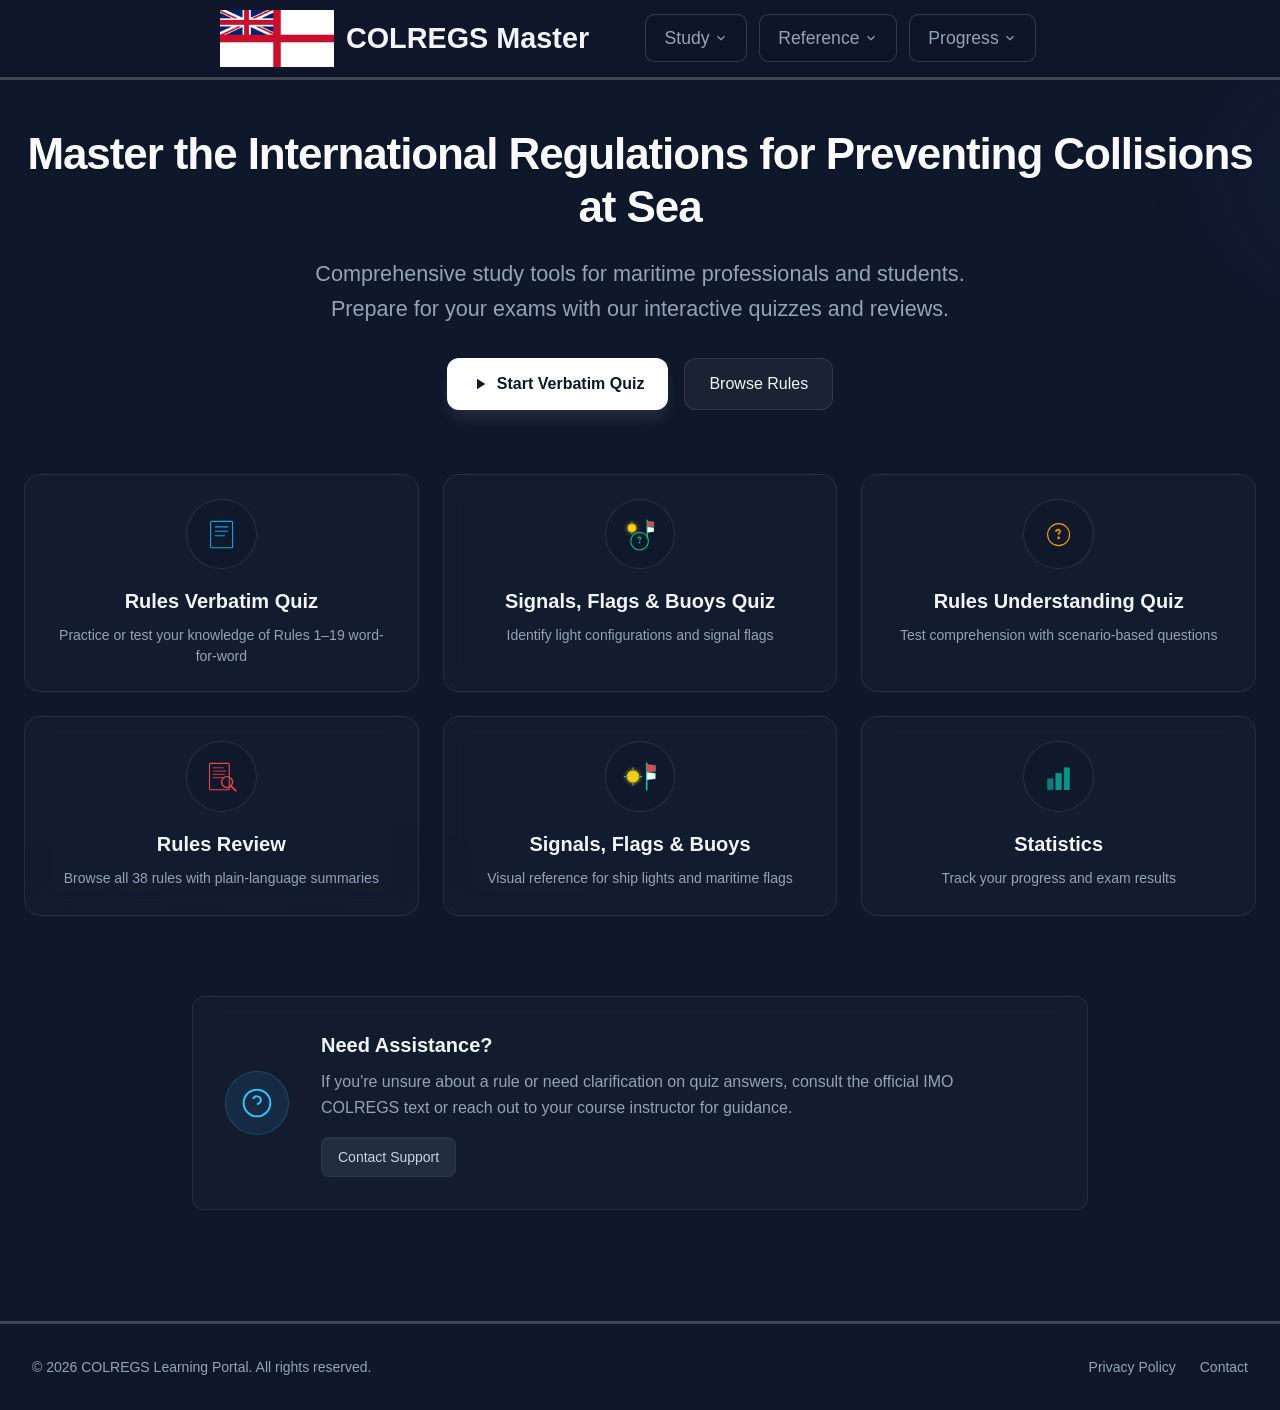
<file: index.html>
<!DOCTYPE html>
<html lang="en">
<head>
    <meta charset="UTF-8">
    <meta http-equiv="Content-Security-Policy" content="default-src 'self'; script-src 'self'; style-src 'self'; img-src 'self' data:; object-src 'none'; base-uri 'self'; form-action 'self'; frame-ancestors 'self'">
    <meta name="viewport" content="width=device-width, initial-scale=1.0">
    <meta name="description" content="Master the International Regulations for Preventing Collisions at Sea (COLREGS). Interactive quizzes, rules review, and reference for maritime professionals and students.">
    <title>COLREGS Learning Portal - International Regulations for Preventing Collisions at Sea</title>
    <link rel="stylesheet" href="styles/main.css">
    <link rel="stylesheet" href="styles/home.css">
</head>
<body>
    <header class="site-header">
        <div class="logo">
            <img src="reference/Photos/logo/logo.png" alt="Naval Ensign of the United Kingdom" class="logo-flag" width="57" height="57">
            <a href="index.html" class="logo-text">COLREGS Master</a>
        </div>
        <div class="header-container">
            <div class="nav-box">
                <nav class="main-nav" role="navigation" aria-label="Main navigation">
                    <ul>
                        <li class="nav-dropdown">
                            <button type="button" class="nav-dropdown-trigger" aria-expanded="false" aria-haspopup="true" aria-controls="dropdown-study" id="trigger-study">
                                <span>Study</span>
                                <svg class="nav-chevron" width="14" height="14" viewBox="0 0 24 24" fill="none" stroke="currentColor" stroke-width="2">
                                    <polyline points="6 9 12 15 18 9"/>
                                </svg>
                            </button>
                            <div class="nav-dropdown-menu" id="dropdown-study" role="menu" aria-labelledby="trigger-study">
                                <a href="verbatim-quiz.html" role="menuitem">Rules Verbatim Quiz</a>
                                <a href="lights-flags-quiz.html" role="menuitem">Signals, Flags & Buoys Quiz</a>
                                <a href="understanding-quiz.html" role="menuitem">Rules Understanding Quiz</a>
                            </div>
                        </li>
                        <li class="nav-dropdown">
                            <button type="button" class="nav-dropdown-trigger" aria-expanded="false" aria-haspopup="true" aria-controls="dropdown-reference" id="trigger-reference">
                                <span>Reference</span>
                                <svg class="nav-chevron" width="14" height="14" viewBox="0 0 24 24" fill="none" stroke="currentColor" stroke-width="2">
                                    <polyline points="6 9 12 15 18 9"/>
                                </svg>
                            </button>
                            <div class="nav-dropdown-menu" id="dropdown-reference" role="menu" aria-labelledby="trigger-reference">
                                <a href="rules-review.html" role="menuitem">Rules Review</a>
                                <a href="lights-signals.html" role="menuitem">Signals, Flags & Buoys</a>
                            </div>
                        </li>
                        <li class="nav-dropdown">
                            <button type="button" class="nav-dropdown-trigger" aria-expanded="false" aria-haspopup="true" aria-controls="dropdown-progress" id="trigger-progress">
                                <span>Progress</span>
                                <svg class="nav-chevron" width="14" height="14" viewBox="0 0 24 24" fill="none" stroke="currentColor" stroke-width="2">
                                    <polyline points="6 9 12 15 18 9"/>
                                </svg>
                            </button>
                            <div class="nav-dropdown-menu" id="dropdown-progress" role="menu" aria-labelledby="trigger-progress">
                                <a href="statistics.html" role="menuitem">Statistics</a>
                            </div>
                        </li>
                    </ul>
                </nav>
            </div>
        </div>
    </header>

    <main class="home-content">
        <div class="hero-section">
            <h1>Master the International Regulations for Preventing Collisions at Sea</h1>
            <p class="hero-subtitle">Comprehensive study tools for maritime professionals and students. Prepare for your exams with our interactive quizzes and reviews.</p>
            <div class="hero-actions">
                <a href="verbatim-quiz.html" class="hero-btn-primary">
                    <svg width="18" height="18" viewBox="0 0 24 24" fill="currentColor" aria-hidden="true">
                        <path d="M8 5v14l11-7z"/>
                    </svg>
                    Start Verbatim Quiz
                </a>
                <a href="rules-review.html" class="hero-btn-secondary">Browse Rules</a>
            </div>
        </div>

        <div class="cards-grid">
            <article class="feature-card" role="article">
                <a href="verbatim-quiz.html" class="card-link">
                    <div class="card-icon">
                        <svg width="64" height="64" viewBox="0 0 64 64" fill="none" xmlns="http://www.w3.org/2000/svg">
                            <rect x="12" y="8" width="40" height="48" rx="2" stroke="currentColor" stroke-width="2" fill="none"/>
                            <line x1="20" y1="18" x2="44" y2="18" stroke="currentColor" stroke-width="2"/>
                            <line x1="20" y1="26" x2="44" y2="26" stroke="currentColor" stroke-width="2"/>
                            <line x1="20" y1="34" x2="38" y2="34" stroke="currentColor" stroke-width="2"/>
                        </svg>
                    </div>
                    <h2>Rules Verbatim Quiz</h2>
                    <p class="card-subtitle">Practice or test your knowledge of Rules 1–19 word-for-word</p>
                </a>
            </article>

            <article class="feature-card" role="article">
                <a href="lights-flags-quiz.html" class="card-link">
                    <div class="card-icon">
                        <svg width="64" height="64" viewBox="0 0 64 64" fill="none" xmlns="http://www.w3.org/2000/svg">
                            <circle cx="18" cy="20" r="7" fill="currentColor" stroke="currentColor" stroke-width="1.5" class="light-glow"/>
                            <line x1="18" y1="13" x2="18" y2="9" stroke="currentColor" stroke-width="1.5" stroke-linecap="round"/>
                            <line x1="18" y1="27" x2="18" y2="31" stroke="currentColor" stroke-width="1.5" stroke-linecap="round"/>
                            <line x1="46" y1="6" x2="46" y2="38" stroke="currentColor" stroke-width="2.5" stroke-linecap="round"/>
                            <path d="M46 8 L58 9 L58 17 L46 18 Z" fill="#ef4444"/>
                            <path d="M46 18 L58 19 L58 27 L46 28 Z" fill="#ffffff" stroke="currentColor" stroke-width="0.5"/>
                            <circle cx="32" cy="44" r="16" stroke="currentColor" stroke-width="2" fill="none"/>
                            <path d="M32 36C29.5 36 28 37 28 38.5H30.5C30.5 38 31 37 32 37C33 37 33.5 37.5 33.5 38.5C33.5 40 31.5 40 31.5 42.5H33C33 40.5 35 40.5 35 38.5C35 37 33.5 36 32 36Z" fill="currentColor"/>
                            <circle cx="32" cy="46.5" r="1.2" fill="currentColor"/>
                        </svg>
                    </div>
                    <h2>Signals, Flags & Buoys Quiz</h2>
                    <p class="card-subtitle">Identify light configurations and signal flags</p>
                </a>
            </article>

            <article class="feature-card" role="article">
                <a href="understanding-quiz.html" class="card-link">
                    <div class="card-icon">
                        <svg width="64" height="64" viewBox="0 0 64 64" fill="none" xmlns="http://www.w3.org/2000/svg">
                            <circle cx="32" cy="32" r="20" stroke="currentColor" stroke-width="2" fill="none"/>
                            <path d="M32 22C28 22 26 24 26 26H30C30 25 30.5 24 32 24C33.5 24 34 24.8 34 26C34 28 31 28 31 32H33C33 29 36 29 36 26C36 24 34 22 32 22Z" fill="currentColor"/>
                            <circle cx="32" cy="38" r="2" fill="currentColor"/>
                        </svg>
                    </div>
                    <h2>Rules Understanding Quiz</h2>
                    <p class="card-subtitle">Test comprehension with scenario-based questions</p>
                </a>
            </article>

            <article class="feature-card" role="article">
                <a href="rules-review.html" class="card-link">
                    <div class="card-icon">
                        <svg width="64" height="64" viewBox="0 0 64 64" fill="none" xmlns="http://www.w3.org/2000/svg">
                            <rect x="10" y="8" width="36" height="48" rx="2" stroke="currentColor" stroke-width="2" fill="none"/>
                            <line x1="16" y1="16" x2="36" y2="16" stroke="currentColor" stroke-width="1.5"/>
                            <line x1="16" y1="22" x2="40" y2="22" stroke="currentColor" stroke-width="1.5"/>
                            <line x1="16" y1="28" x2="38" y2="28" stroke="currentColor" stroke-width="1.5"/>
                            <line x1="16" y1="34" x2="34" y2="34" stroke="currentColor" stroke-width="1.5"/>
                            <circle cx="42" cy="42" r="10" stroke="currentColor" stroke-width="2.5" fill="none"/>
                            <line x1="49" y1="49" x2="58" y2="58" stroke="currentColor" stroke-width="3" stroke-linecap="round"/>
                        </svg>
                    </div>
                    <h2>Rules Review</h2>
                    <p class="card-subtitle">Browse all 38 rules with plain-language summaries</p>
                </a>
            </article>

            <article class="feature-card" role="article">
                <a href="lights-signals.html" class="card-link">
                    <div class="card-icon">
                        <svg width="64" height="64" viewBox="0 0 64 64" fill="none" xmlns="http://www.w3.org/2000/svg">
                            <circle cx="20" cy="32" r="10" fill="currentColor" stroke="currentColor" stroke-width="2" class="light-glow"/>
                            <line x1="20" y1="22" x2="20" y2="16" stroke="currentColor" stroke-width="2" stroke-linecap="round"/>
                            <line x1="20" y1="42" x2="20" y2="48" stroke="currentColor" stroke-width="2" stroke-linecap="round"/>
                            <line x1="10" y1="32" x2="4" y2="32" stroke="currentColor" stroke-width="2" stroke-linecap="round"/>
                            <line x1="30" y1="32" x2="36" y2="32" stroke="currentColor" stroke-width="2" stroke-linecap="round"/>
                            <line x1="45" y1="8" x2="45" y2="56" stroke="currentColor" stroke-width="3" stroke-linecap="round"/>
                            <path d="M45 10 L61 12 L61 22 L45 24 Z" fill="#ef4444"/>
                            <path d="M45 24 L61 26 L61 36 L45 38 Z" fill="#ffffff" stroke="currentColor" stroke-width="1"/>
                        </svg>
                    </div>
                    <h2>Signals, Flags & Buoys</h2>
                    <p class="card-subtitle">Visual reference for ship lights and maritime flags</p>
                </a>
            </article>

            <article class="feature-card" role="article">
                <a href="statistics.html" class="card-link">
                    <div class="card-icon">
                        <svg width="64" height="64" viewBox="0 0 64 64" fill="none" xmlns="http://www.w3.org/2000/svg">
                            <rect x="12" y="36" width="10" height="20" fill="currentColor" opacity="0.8"/>
                            <rect x="27" y="26" width="10" height="30" fill="currentColor"/>
                            <rect x="42" y="16" width="10" height="40" fill="currentColor"/>
                        </svg>
                    </div>
                    <h2>Statistics</h2>
                    <p class="card-subtitle">Track your progress and exam results</p>
                </a>
            </article>
        </div>

        <!-- Help section - reference -->
        <section class="help-section" aria-labelledby="help-heading">
            <div class="help-section-inner">
                <div class="help-icon">
                    <svg width="32" height="32" viewBox="0 0 24 24" fill="none" stroke="currentColor" stroke-width="1.5" aria-hidden="true">
                        <circle cx="12" cy="12" r="10"/>
                        <path d="M9.09 9a3 3 0 0 1 5.83 1c0 2-3 3-3 3"/>
                        <line x1="12" y1="17" x2="12.01" y2="17"/>
                    </svg>
                </div>
                <div class="help-content">
                    <h3 id="help-heading">Need Assistance?</h3>
                    <p>If you're unsure about a rule or need clarification on quiz answers, consult the official IMO COLREGS text or reach out to your course instructor for guidance.</p>
                    <div class="help-actions">
                        <a href="contact.html" class="help-btn">Contact Support</a>
                    </div>
                </div>
            </div>
        </section>
    </main>

    <footer class="site-footer">
        <div class="footer-container">
            <p>&copy; 2026 COLREGS Learning Portal. All rights reserved.</p>
            <nav class="footer-nav" aria-label="Footer navigation">
                <a href="privacy.html">Privacy Policy</a>
                <a href="contact.html">Contact</a>
            </nav>
            </div>
    </footer>

    <script src="scripts/main.js" defer></script>
</body>
</html>
</file>
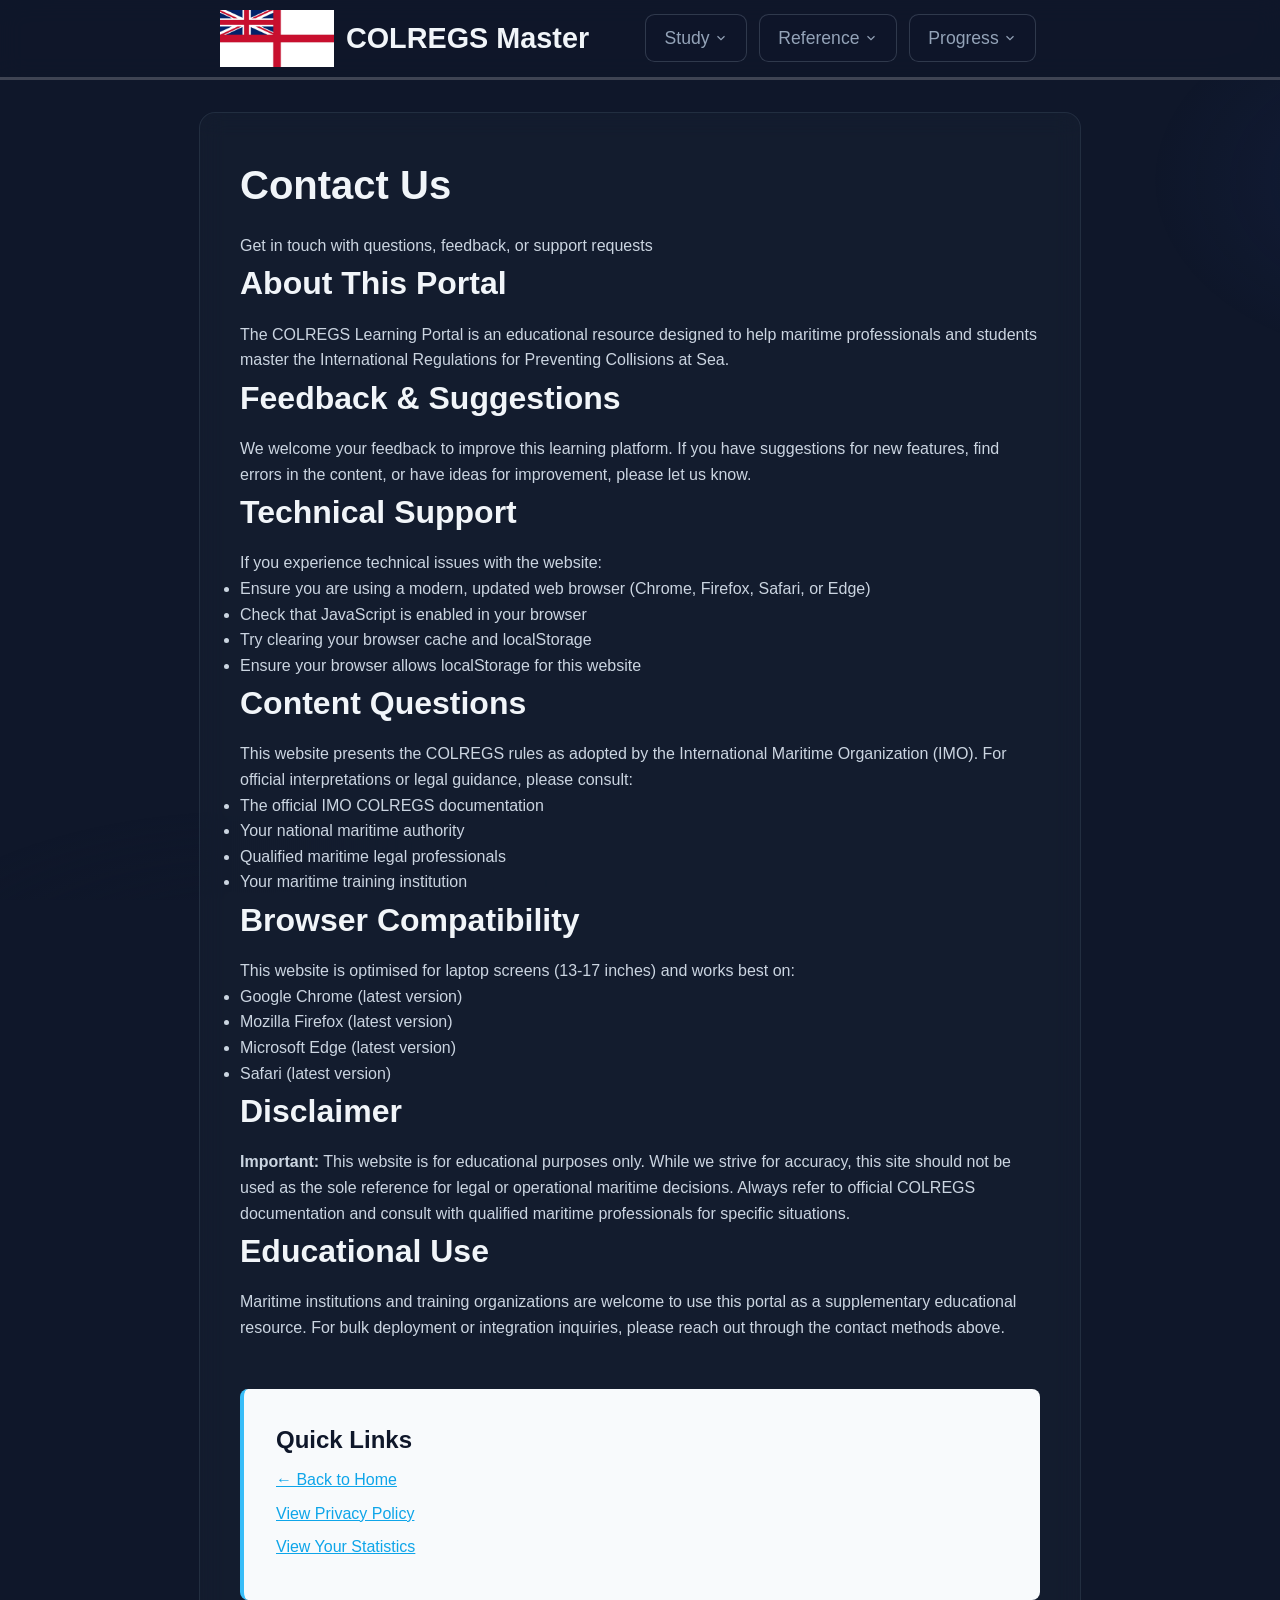
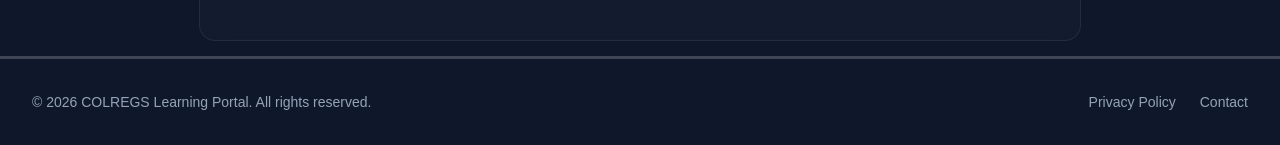
<file: contact.html>
<!DOCTYPE html>
<html lang="en">
<head>
    <meta charset="UTF-8">
    <meta name="viewport" content="width=device-width, initial-scale=1.0">
    <meta http-equiv="Content-Security-Policy" content="default-src 'self'; script-src 'self'; style-src 'self'; img-src 'self' data:; object-src 'none'; base-uri 'self'; form-action 'self'; frame-ancestors 'self'">
    <title>Contact - COLREGS Learning Portal</title>
    <link rel="stylesheet" href="styles/main.css">
</head>
<body>
    <header class="site-header">
        <div class="logo">
            <img src="reference/Photos/logo/logo.png" alt="Naval Ensign of the United Kingdom" class="logo-flag" width="57" height="57">
            <a href="index.html" class="logo-text">COLREGS Master</a>
        </div>
        <div class="header-container">
            <div class="nav-box">
                <nav class="main-nav" role="navigation" aria-label="Main navigation">
                    <ul>
                        <li class="nav-dropdown">
                            <button type="button" class="nav-dropdown-trigger" aria-expanded="false" aria-haspopup="true" aria-controls="dropdown-study" id="trigger-study">
                                <span>Study</span>
                                <svg class="nav-chevron" width="14" height="14" viewBox="0 0 24 24" fill="none" stroke="currentColor" stroke-width="2">
                                    <polyline points="6 9 12 15 18 9"/>
                                </svg>
                            </button>
                            <div class="nav-dropdown-menu" id="dropdown-study" role="menu" aria-labelledby="trigger-study">
                                <a href="verbatim-quiz.html" role="menuitem">Rules Verbatim Quiz</a>
                                <a href="lights-flags-quiz.html" role="menuitem">Signals, Flags & Buoys Quiz</a>
                                <a href="understanding-quiz.html" role="menuitem">Rules Understanding Quiz</a>
                            </div>
                        </li>
                        <li class="nav-dropdown">
                            <button type="button" class="nav-dropdown-trigger" aria-expanded="false" aria-haspopup="true" aria-controls="dropdown-reference" id="trigger-reference">
                                <span>Reference</span>
                                <svg class="nav-chevron" width="14" height="14" viewBox="0 0 24 24" fill="none" stroke="currentColor" stroke-width="2">
                                    <polyline points="6 9 12 15 18 9"/>
                                </svg>
                            </button>
                            <div class="nav-dropdown-menu" id="dropdown-reference" role="menu" aria-labelledby="trigger-reference">
                                <a href="rules-review.html" role="menuitem">Rules Review</a>
                                <a href="lights-signals.html" role="menuitem">Signals, Flags & Buoys</a>
                            </div>
                        </li>
                        <li class="nav-dropdown">
                            <button type="button" class="nav-dropdown-trigger" aria-expanded="false" aria-haspopup="true" aria-controls="dropdown-progress" id="trigger-progress">
                                <span>Progress</span>
                                <svg class="nav-chevron" width="14" height="14" viewBox="0 0 24 24" fill="none" stroke="currentColor" stroke-width="2">
                                    <polyline points="6 9 12 15 18 9"/>
                                </svg>
                            </button>
                            <div class="nav-dropdown-menu" id="dropdown-progress" role="menu" aria-labelledby="trigger-progress">
                                <a href="statistics.html" role="menuitem">Statistics</a>
                            </div>
                        </li>
                    </ul>
                </nav>
            </div>
        </div>
    </header>

    <main class="page-content">
        <div class="content-wrapper">
            <h1>Contact Us</h1>
            <p class="subtitle">Get in touch with questions, feedback, or support requests</p>

            <div class="contact-narrow">
                <h2>About This Portal</h2>
                <p>The COLREGS Learning Portal is an educational resource designed to help maritime professionals and students master the International Regulations for Preventing Collisions at Sea.</p>

                <h2>Feedback & Suggestions</h2>
                <p>We welcome your feedback to improve this learning platform. If you have suggestions for new features, find errors in the content, or have ideas for improvement, please let us know.</p>

                <h2>Technical Support</h2>
                <p>If you experience technical issues with the website:</p>
                <ul>
                    <li>Ensure you are using a modern, updated web browser (Chrome, Firefox, Safari, or Edge)</li>
                    <li>Check that JavaScript is enabled in your browser</li>
                    <li>Try clearing your browser cache and localStorage</li>
                    <li>Ensure your browser allows localStorage for this website</li>
                </ul>

                <h2>Content Questions</h2>
                <p>This website presents the COLREGS rules as adopted by the International Maritime Organization (IMO). For official interpretations or legal guidance, please consult:</p>
                <ul>
                    <li>The official IMO COLREGS documentation</li>
                    <li>Your national maritime authority</li>
                    <li>Qualified maritime legal professionals</li>
                    <li>Your maritime training institution</li>
                </ul>

                <h2>Browser Compatibility</h2>
                <p>This website is optimised for laptop screens (13-17 inches) and works best on:</p>
                <ul>
                    <li>Google Chrome (latest version)</li>
                    <li>Mozilla Firefox (latest version)</li>
                    <li>Microsoft Edge (latest version)</li>
                    <li>Safari (latest version)</li>
                </ul>

                <h2>Disclaimer</h2>
                <p><strong>Important:</strong> This website is for educational purposes only. While we strive for accuracy, this site should not be used as the sole reference for legal or operational maritime decisions. Always refer to official COLREGS documentation and consult with qualified maritime professionals for specific situations.</p>

                <h2>Educational Use</h2>
                <p>Maritime institutions and training organizations are welcome to use this portal as a supplementary educational resource. For bulk deployment or integration inquiries, please reach out through the contact methods above.</p>

                <div class="quick-links-box">
                    <h3>Quick Links</h3>
                    <ul>
                        <li><a href="index.html">← Back to Home</a></li>
                        <li><a href="privacy.html">View Privacy Policy</a></li>
                        <li><a href="statistics.html">View Your Statistics</a></li>
                    </ul>
                </div>
            </div>
        </div>
    </main>

    <footer class="site-footer">
        <div class="footer-container">
            <p>&copy; 2026 COLREGS Learning Portal. All rights reserved.</p>
            <nav class="footer-nav" aria-label="Footer navigation">
                <a href="privacy.html">Privacy Policy</a>
                <a href="contact.html">Contact</a>
            </nav>
        </div>
    </footer>

    <script src="scripts/main.js" defer></script>
</body>
</html>
</file>
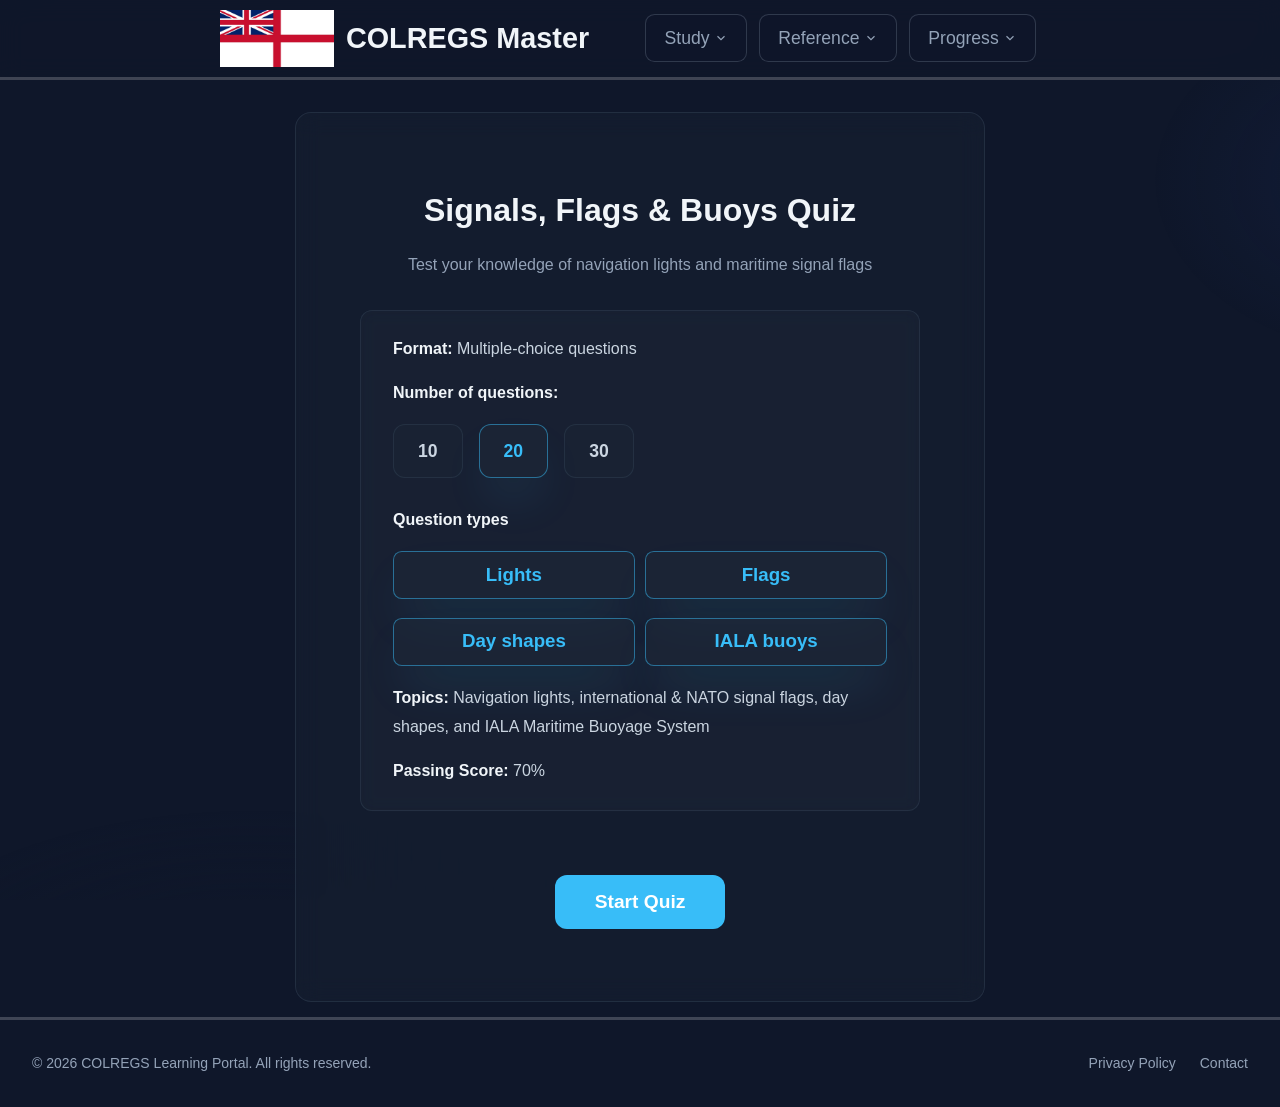
<file: lights-flags-quiz.html>
<!DOCTYPE html>
<html lang="en">
<head>
    <meta charset="UTF-8">
    <meta name="viewport" content="width=device-width, initial-scale=1.0">
    <meta http-equiv="Content-Security-Policy" content="default-src 'self'; script-src 'self'; style-src 'self'; img-src 'self' data:; object-src 'none'; base-uri 'self'; form-action 'self'; frame-ancestors 'self'">
    <title>Signals, Flags & Buoys Quiz - COLREGS Learning Portal</title>
    <link rel="stylesheet" href="styles/main.css">
    <link rel="stylesheet" href="styles/quiz.css">
</head>
<body>
    <header class="site-header">
        <div class="logo">
            <img src="reference/Photos/logo/logo.png" alt="Naval Ensign of the United Kingdom" class="logo-flag" width="57" height="57">
            <a href="index.html" class="logo-text">COLREGS Master</a>
        </div>
        <div class="header-container">
            <div class="nav-box">
                <nav class="main-nav" role="navigation" aria-label="Main navigation">
                    <ul>
                        <li class="nav-dropdown">
                            <button type="button" class="nav-dropdown-trigger" aria-expanded="false" aria-haspopup="true" aria-controls="dropdown-study" id="trigger-study">
                                <span>Study</span>
                                <svg class="nav-chevron" width="14" height="14" viewBox="0 0 24 24" fill="none" stroke="currentColor" stroke-width="2">
                                    <polyline points="6 9 12 15 18 9"/>
                                </svg>
                            </button>
                            <div class="nav-dropdown-menu" id="dropdown-study" role="menu" aria-labelledby="trigger-study">
                                <a href="verbatim-quiz.html" role="menuitem">Rules Verbatim Quiz</a>
                                <a href="lights-flags-quiz.html" role="menuitem">Signals, Flags & Buoys Quiz</a>
                                <a href="understanding-quiz.html" role="menuitem">Rules Understanding Quiz</a>
                            </div>
                        </li>
                        <li class="nav-dropdown">
                            <button type="button" class="nav-dropdown-trigger" aria-expanded="false" aria-haspopup="true" aria-controls="dropdown-reference" id="trigger-reference">
                                <span>Reference</span>
                                <svg class="nav-chevron" width="14" height="14" viewBox="0 0 24 24" fill="none" stroke="currentColor" stroke-width="2">
                                    <polyline points="6 9 12 15 18 9"/>
                                </svg>
                            </button>
                            <div class="nav-dropdown-menu" id="dropdown-reference" role="menu" aria-labelledby="trigger-reference">
                                <a href="rules-review.html" role="menuitem">Rules Review</a>
                                <a href="lights-signals.html" role="menuitem">Signals, Flags & Buoys</a>
                            </div>
                        </li>
                        <li class="nav-dropdown">
                            <button type="button" class="nav-dropdown-trigger" aria-expanded="false" aria-haspopup="true" aria-controls="dropdown-progress" id="trigger-progress">
                                <span>Progress</span>
                                <svg class="nav-chevron" width="14" height="14" viewBox="0 0 24 24" fill="none" stroke="currentColor" stroke-width="2">
                                    <polyline points="6 9 12 15 18 9"/>
                                </svg>
                            </button>
                            <div class="nav-dropdown-menu" id="dropdown-progress" role="menu" aria-labelledby="trigger-progress">
                                <a href="statistics.html" role="menuitem">Statistics</a>
                            </div>
                        </li>
                    </ul>
                </nav>
            </div>
        </div>
    </header>

    <main class="page-content">
        <div class="content-wrapper">
            <div class="quiz-intro" id="quizIntro">
                <h1>Signals, Flags & Buoys Quiz</h1>
                <p class="subtitle">Test your knowledge of navigation lights and maritime signal flags</p>
                <div class="quiz-info">
                    <p><strong>Format:</strong> Multiple-choice questions</p>
                    <p><strong>Number of questions:</strong></p>
                    <div class="question-count-selector">
                        <label><input type="radio" name="questionCount" value="10"> 10</label>
                        <label><input type="radio" name="questionCount" value="20" checked> 20</label>
                        <label><input type="radio" name="questionCount" value="30"> 30</label>
                    </div>
                    <p class="quiz-topic-heading"><strong>Question types</strong></p>
                    <div class="question-count-selector quiz-topic-selector" role="group" aria-label="Question types">
                        <input type="checkbox" id="topic-lights" name="quizTopic" value="lights" data-topic="lights" checked>
                        <label for="topic-lights">Lights</label>
                        <input type="checkbox" id="topic-flags" name="quizTopic" value="flags" data-topic="flags" checked>
                        <label for="topic-flags">Flags</label>
                        <input type="checkbox" id="topic-shapes" name="quizTopic" value="shapes" data-topic="shapes" checked>
                        <label for="topic-shapes">Day shapes</label>
                        <input type="checkbox" id="topic-buoys" name="quizTopic" value="buoys" data-topic="buoys" checked>
                        <label for="topic-buoys">IALA buoys</label>
                    </div>
                    <p><strong>Topics:</strong> Navigation lights, international &amp; NATO signal flags, day shapes, and IALA Maritime Buoyage System</p>
                    <p><strong>Passing Score:</strong> 70%</p>
                </div>
                <button type="button" class="btn btn-primary btn-lg" id="startQuiz">Start Quiz</button>
            </div>

            <div class="quiz-container hidden" id="quizContainer">
                <div class="quiz-progress">
                    <div class="progress-bar">
                        <svg class="progress-bar-svg" viewBox="0 0 100 12" preserveAspectRatio="none" aria-hidden="true">
                            <rect id="progressFill" class="progress-fill-rect" x="0" y="0" width="0" height="12" rx="0"/>
                        </svg>
                    </div>
                    <p class="progress-text">Question <span id="currentQuestion">1</span> of <span id="totalQuestions">30</span></p>
                </div>

                <div class="question-container" id="questionContainer">
                    <!-- Question dynamically populated -->
                </div>

                <div class="quiz-navigation">
                    <button class="btn btn-secondary" id="prevQuestion" disabled>Previous</button>
                    <button class="btn btn-primary" id="submitAnswer">Submit Answer</button>
                    <button class="btn btn-primary hidden" id="nextQuestion">Next Question</button>
                </div>

                <div class="question-feedback hidden" id="questionFeedback">
                    <!-- Feedback appears here -->
                </div>
            </div>

            <div class="quiz-results hidden" id="quizResults">
                <h2>Quiz Complete!</h2>
                <div class="results-summary" id="resultsSummary">
                    <!-- Results populated here -->
                </div>
                <div class="results-breakdown" id="resultsBreakdown">
                    <!-- Detailed breakdown -->
                </div>
                <div class="results-actions">
                    <button class="btn btn-primary" id="retakeQuiz">Retake Quiz</button>
                    <a href="statistics.html" class="btn btn-secondary">View All Statistics</a>
                </div>
            </div>
        </div>
    </main>

    <footer class="site-footer">
        <div class="footer-container">
            <p>&copy; 2026 COLREGS Learning Portal. All rights reserved.</p>
            <nav class="footer-nav" aria-label="Footer navigation">
                <a href="privacy.html">Privacy Policy</a>
                <a href="contact.html">Contact</a>
            </nav>
        </div>
    </footer>

    <script src="scripts/main.js" defer></script>
    <script src="scripts/data/review-and-lights-data.js" defer></script>
    <script src="scripts/data/lights-data.js" defer></script>
    <script src="scripts/data/day-shapes-data.js" defer></script>
    <script src="scripts/data/day-shapes-ship-photos.js" defer></script>
    <script src="scripts/data/iala-buoys-data.js" defer></script>
    <script src="scripts/data/iala-chart-data.js" defer></script>
    <script src="scripts/data/iala-buoy-photos.js" defer></script>
    <script src="scripts/quiz/quiz-utils.js" defer></script>
    <script src="scripts/quiz/lights-quiz-questions.js" defer></script>
    <script src="scripts/quiz/flags-quiz-questions.js" defer></script>
    <script src="scripts/quiz/day-shapes-quiz-questions.js" defer></script>
    <script src="scripts/quiz/buoys-quiz-questions.js" defer></script>
    <script src="scripts/quiz/lights-flags-quiz.js" defer></script>
</body>
</html>
</file>
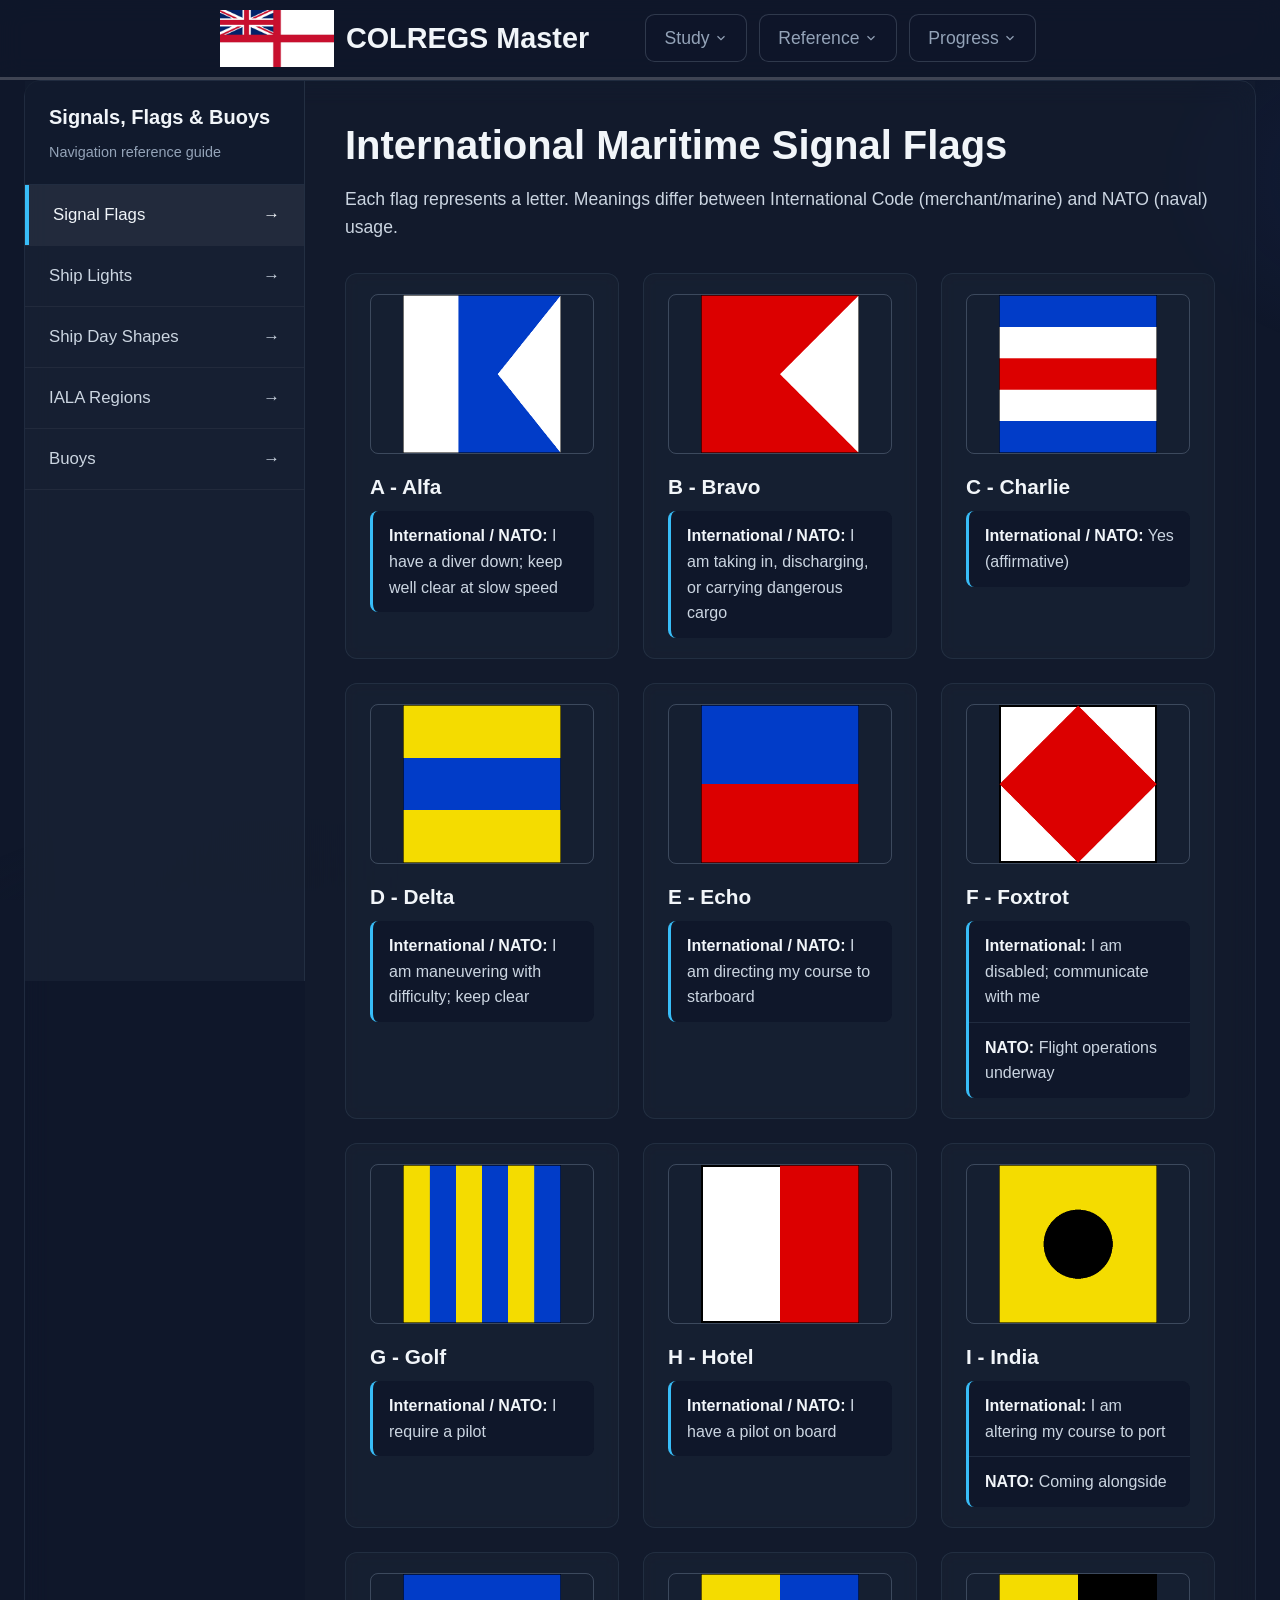
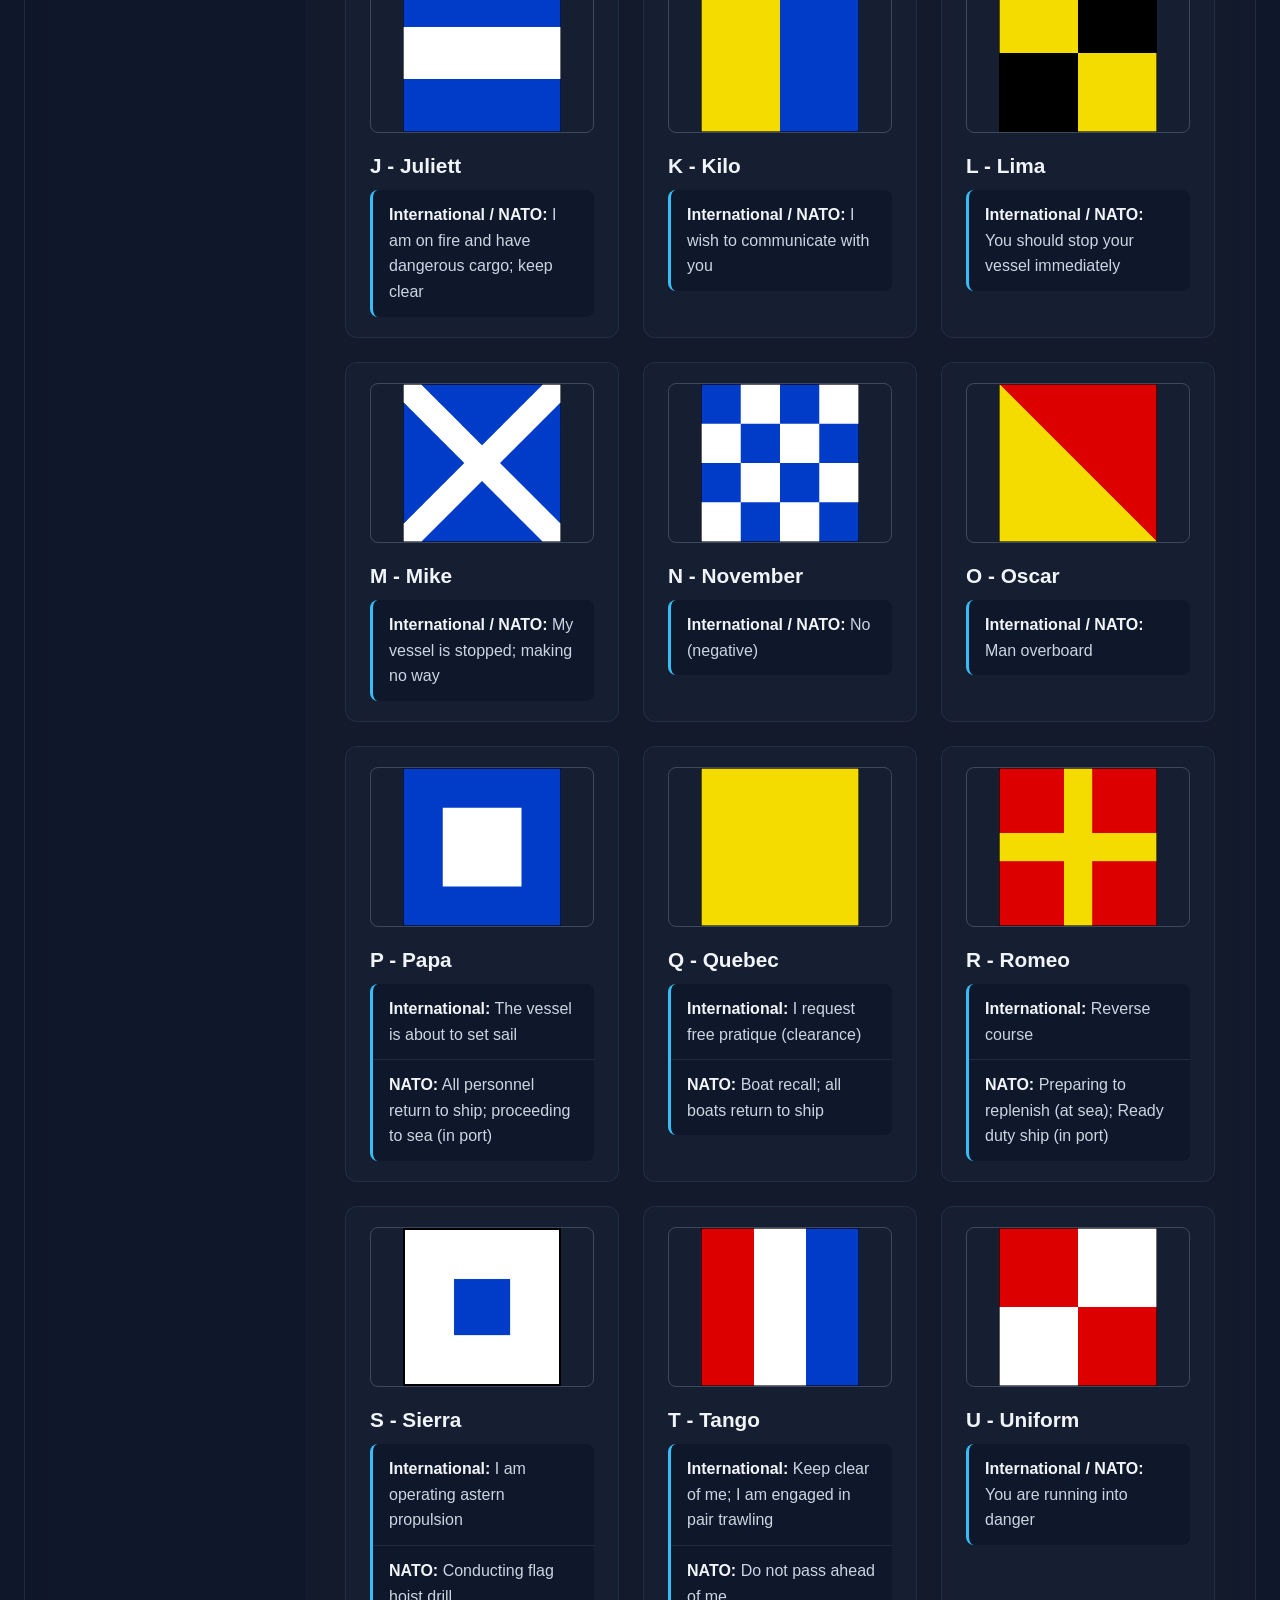
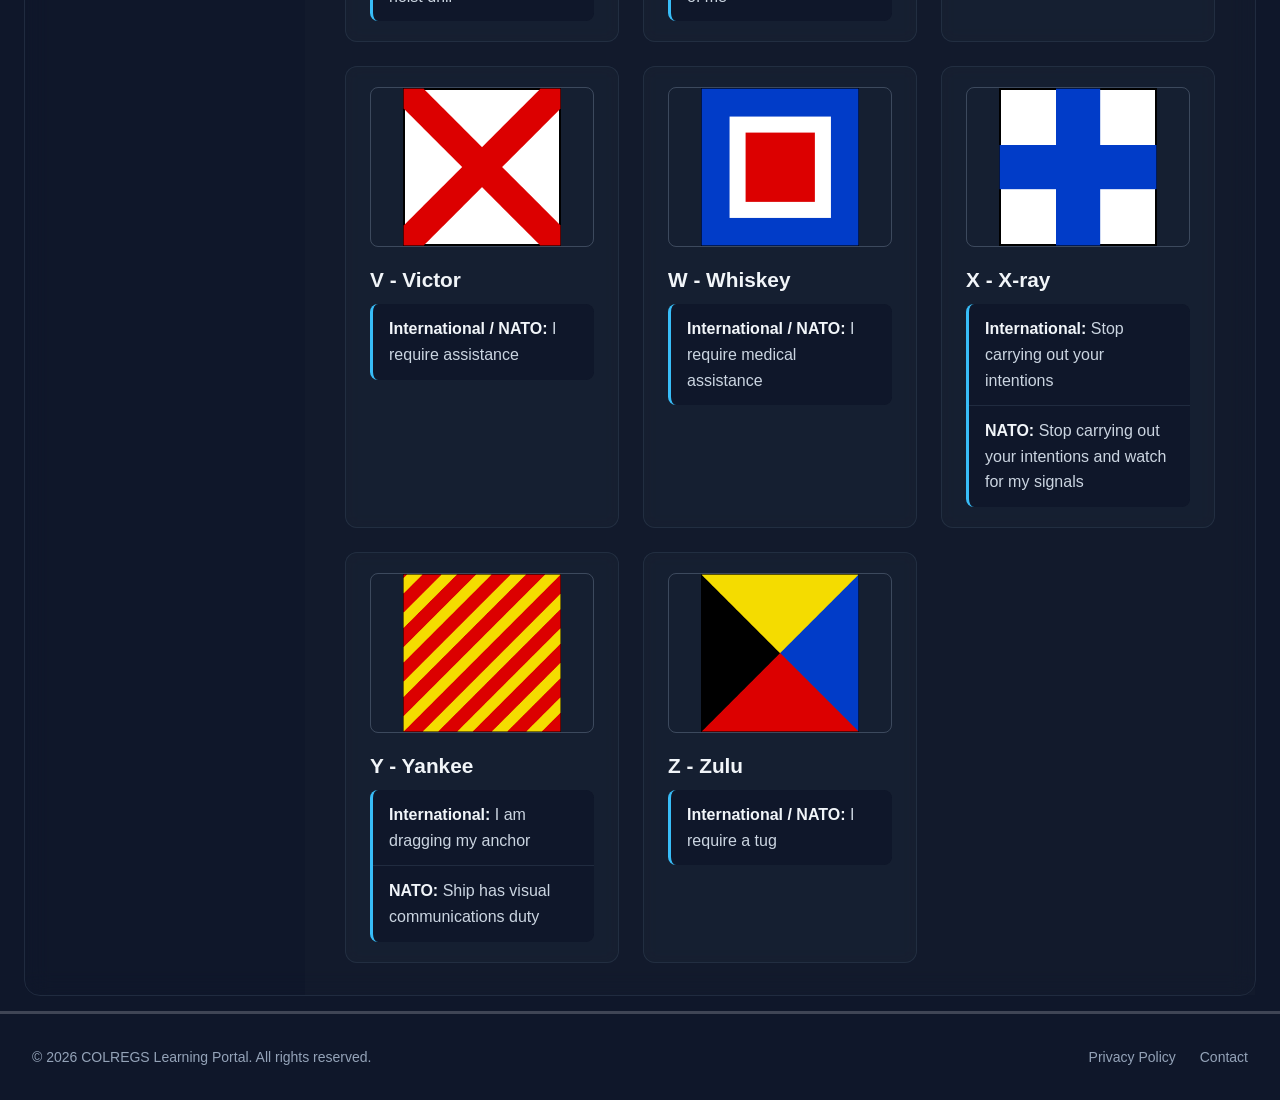
<file: lights-signals.html>
<!DOCTYPE html>
<html lang="en">
<head>
    <meta charset="UTF-8">
    <meta http-equiv="Content-Security-Policy" content="default-src 'self'; script-src 'self'; style-src 'self'; img-src 'self' data:; object-src 'none'; base-uri 'self'; form-action 'self'; frame-ancestors 'self'">
    <meta name="viewport" content="width=device-width, initial-scale=1.0">
    <title>Signals, Flags & Buoys - COLREGS Learning Portal</title>
    <link rel="stylesheet" href="styles/main.css">
    <link rel="stylesheet" href="styles/lights-signals.css">
</head>
<body>
    <header class="site-header">
        <div class="logo">
            <img src="reference/Photos/logo/logo.png" alt="Naval Ensign of the United Kingdom" class="logo-flag" width="57" height="57">
            <a href="index.html" class="logo-text">COLREGS Master</a>
        </div>
        <div class="header-container">
            <div class="nav-box">
                <nav class="main-nav" role="navigation" aria-label="Main navigation">
                    <ul>
                        <li class="nav-dropdown">
                            <button type="button" class="nav-dropdown-trigger" aria-expanded="false" aria-haspopup="true" aria-controls="dropdown-study" id="trigger-study">
                                <span>Study</span>
                                <svg class="nav-chevron" width="14" height="14" viewBox="0 0 24 24" fill="none" stroke="currentColor" stroke-width="2">
                                    <polyline points="6 9 12 15 18 9"/>
                                </svg>
                            </button>
                            <div class="nav-dropdown-menu" id="dropdown-study" role="menu" aria-labelledby="trigger-study">
                                <a href="verbatim-quiz.html" role="menuitem">Rules Verbatim Quiz</a>
                                <a href="lights-flags-quiz.html" role="menuitem">Signals, Flags & Buoys Quiz</a>
                                <a href="understanding-quiz.html" role="menuitem">Rules Understanding Quiz</a>
                            </div>
                        </li>
                        <li class="nav-dropdown">
                            <button type="button" class="nav-dropdown-trigger" aria-expanded="false" aria-haspopup="true" aria-controls="dropdown-reference" id="trigger-reference">
                                <span>Reference</span>
                                <svg class="nav-chevron" width="14" height="14" viewBox="0 0 24 24" fill="none" stroke="currentColor" stroke-width="2">
                                    <polyline points="6 9 12 15 18 9"/>
                                </svg>
                            </button>
                            <div class="nav-dropdown-menu" id="dropdown-reference" role="menu" aria-labelledby="trigger-reference">
                                <a href="rules-review.html" role="menuitem">Rules Review</a>
                                <a href="lights-signals.html" role="menuitem">Signals, Flags & Buoys</a>
                            </div>
                        </li>
                        <li class="nav-dropdown">
                            <button type="button" class="nav-dropdown-trigger" aria-expanded="false" aria-haspopup="true" aria-controls="dropdown-progress" id="trigger-progress">
                                <span>Progress</span>
                                <svg class="nav-chevron" width="14" height="14" viewBox="0 0 24 24" fill="none" stroke="currentColor" stroke-width="2">
                                    <polyline points="6 9 12 15 18 9"/>
                                </svg>
                            </button>
                            <div class="nav-dropdown-menu" id="dropdown-progress" role="menu" aria-labelledby="trigger-progress">
                                <a href="statistics.html" role="menuitem">Statistics</a>
                            </div>
                        </li>
                    </ul>
                </nav>
            </div>
        </div>
    </header>

    <main class="page-content">
        <div class="content-wrapper">
            <!-- Sidebar Navigation -->
            <aside class="lights-sidebar" role="complementary" aria-label="Navigation sections">
                <div class="sidebar-header-dark">
                    <h2>Signals, Flags & Buoys</h2>
                    <p>Navigation reference guide</p>
                </div>
                <ul class="category-list">
                    <li class="category-item">
                        <button class="category-button active" data-section="flags-signals">
                            <span>Signal Flags</span>
                            <span>→</span>
                        </button>
                    </li>
                    <li class="category-item">
                        <button class="category-button" data-section="ship-lights">
                            <span>Ship Lights</span>
                            <span>→</span>
                        </button>
                    </li>
                    <li class="category-item">
                        <button class="category-button" data-section="shapes">
                            <span>Ship Day Shapes</span>
                            <span>→</span>
                        </button>
                    </li>
                    <li class="category-item">
                        <button class="category-button" data-section="iala">
                            <span>IALA Regions</span>
                            <span>→</span>
                        </button>
                    </li>
                    <li class="category-item">
                        <button class="category-button" data-section="buoys">
                            <span>Buoys</span>
                            <span>→</span>
                        </button>
                    </li>
                </ul>
            </aside>

            <!-- Main Content Area -->
            <div class="lights-main-content">
                <div class="content-section" id="ship-lights-section">
                    <div class="content-header">
                        <h1>Navigation Light Configurations</h1>
                        <p class="subtitle">Learn to identify vessels by their navigation light patterns from different angles</p>
                    </div>

                    <div class="vessel-categories">
                        <div class="category">
                            <button class="category-header accordion-header">
                                <span>Power-Driven Vessels</span>
                                <span class="accordion-icon">▼</span>
                            </button>
                            <div class="category-content accordion-content">
                                <div class="accordion-body">
                                    <div class="lights-grid">
                                        <article class="light-card">
                                            <h3>Power-Driven Vessel Underway</h3>
                                            <div class="light-diagrams">
                                                <div class="diagram">
                                                    <h4>Front</h4>
                                                    <img data-diagram="power-driven-vessel-underway-front" alt="Power-Driven Vessel Underway - Front View" class="light-diagram-img" width="240" height="180" loading="lazy">
                                                </div>
                                                <div class="diagram">
                                                    <h4>Port</h4>
                                                    <img data-diagram="power-driven-vessel-underway-starboard" alt="Power-Driven Vessel Underway - Port View" class="light-diagram-img" loading="lazy">
                                                </div>
                                                <div class="diagram">
                                                    <h4>Aft</h4>
                                                    <img data-diagram="power-driven-vessel-underway-aft" alt="Power-Driven Vessel Underway - Aft View" class="light-diagram-img" loading="lazy">
                                                </div>
                                            </div>
                                            <div class="light-description">
                                                <p><strong>Configuration:</strong> Masthead light (white, forward, 225° arc), sidelights (red port/green starboard, 112.5° each), stern light (white, aft, 135° arc)</p>
                                                <p><strong>When Displayed:</strong> All power-driven vessels underway at night or in restricted visibility (Rule 23)</p>
                                                <p><strong>Visibility Range:</strong> Masthead light 5-6 NM (3 NM for vessels <50m), sidelights 2-3 NM, stern light 2-3 NM</p>
                                            </div>
                                        </article>

                                        <article class="light-card">
                                            <h3>Power-Driven Vessel Over 50m</h3>
                                            <div class="light-diagrams">
                                                <div class="diagram">
                                                    <h4>Front</h4>
                                                    <img data-diagram="power-driven-vessel-over-50m-front" alt="Power-Driven Vessel Over 50m - Front View" class="light-diagram-img" loading="lazy">
                                                </div>
                                                <div class="diagram">
                                                    <h4>Port</h4>
                                                    <img data-diagram="power-driven-vessel-over-50m-starboard" alt="Power-Driven Vessel Over 50m - Port View" class="light-diagram-img" loading="lazy">
                                                </div>
                                                <div class="diagram">
                                                    <h4>Aft</h4>
                                                    <img data-diagram="power-driven-vessel-over-50m-aft" alt="Power-Driven Vessel Over 50m - Aft View" class="light-diagram-img" loading="lazy">
                                                </div>
                                            </div>
                                            <div class="light-description">
                                                <p><strong>Configuration:</strong> Two white masthead lights in a vertical line (aft higher than forward), red port/green starboard sidelights, white stern light</p>
                                                <p><strong>When Displayed:</strong> Power-driven vessels ≥50 meters in length underway (Rule 23(a)(i))</p>
                                                <p><strong>Key Feature:</strong> The second (aft) masthead light MUST be at least 4.5m higher than the forward light and positioned abaft (behind) it. This is the distinguishing feature of large vessels.</p>
                                                <p><strong>Visibility:</strong> Masthead lights 6 NM, sidelights 3 NM, stern light 3 NM</p>
                                            </div>
                                        </article>
                                    </div>
                                </div>
                            </div>
                        </div>

                        <div class="category">
                            <button class="category-header accordion-header">
                                <span>Sailing Vessels</span>
                                <span class="accordion-icon">▼</span>
                            </button>
                            <div class="category-content accordion-content">
                                <div class="accordion-body">
                                    <article class="light-card">
                                        <h3>Sailing Vessel Underway</h3>
                                        <div class="light-diagrams">
                                            <div class="diagram">
                                                <h4>Front</h4>
                                                <img data-diagram="sailing-vessel-underway-front" alt="Sailing Vessel Underway - Front View" class="light-diagram-img" loading="lazy">
                                            </div>
                                            <div class="diagram">
                                                <h4>Port</h4>
                                                <img data-diagram="sailing-vessel-underway-starboard" alt="Sailing Vessel Underway - Port View" class="light-diagram-img" loading="lazy">
                                            </div>
                                            <div class="diagram">
                                                <h4>Aft</h4>
                                                <img data-diagram="sailing-vessel-underway-aft" alt="Sailing Vessel Underway - Aft View" class="light-diagram-img" loading="lazy">
                                            </div>
                                        </div>
                                        <div class="light-description">
                                            <p><strong>Configuration:</strong> Red port and green starboard sidelights (112.5° each), white stern light (135°). NO masthead light.</p>
                                            <p><strong>When Displayed:</strong> Sailing vessels underway NOT using propelling machinery (Rule 25(a))</p>
                                            <p><strong>Key Distinction:</strong> The ABSENCE of a white masthead light distinguishes sailing vessels from power-driven vessels. If the engine is used, the vessel must display a cone apex-down and show power-driven vessel lights.</p>
                                            <p><strong>Visibility:</strong> Sidelights 2 NM (1 NM for vessels <20m), stern light 2 NM</p>
                                            <p><strong>Alternative (vessels <20m):</strong> May carry combined sidelights and stern light in a single tricolor lantern at the masthead (Rule 25(b))</p>
                                        </div>
                                    </article>
                                </div>
                            </div>
                        </div>

                        <div class="category">
                            <button class="category-header accordion-header">
                                <span>Fishing Vessels</span>
                                <span class="accordion-icon">▼</span>
                            </button>
                            <div class="category-content accordion-content">
                                <div class="accordion-body">
                                    <article class="light-card">
                                        <h3>Vessel Engaged in Trawling</h3>
                                        <div class="light-diagrams">
                                            <div class="diagram">
                                                <h4>Front</h4>
                                                <img data-diagram="vessel-engaged-in-trawling-front" alt="Vessel Engaged in Trawling - Front View" class="light-diagram-img" loading="lazy">
                                            </div>
                                            <div class="diagram">
                                                <h4>Port</h4>
                                                <img data-diagram="vessel-engaged-in-trawling-starboard" alt="Vessel Engaged in Trawling - Port View" class="light-diagram-img" loading="lazy">
                                            </div>
                                            <div class="diagram">
                                                <h4>Aft</h4>
                                                <img data-diagram="vessel-engaged-in-trawling-aft" alt="Vessel Engaged in Trawling - Aft View" class="light-diagram-img" loading="lazy">
                                            </div>
                                        </div>
                                        <div class="light-description">
                                            <p><strong>Configuration:</strong> GREEN all-round light OVER white all-round light (both 360°), plus sidelights and stern light when making way through the water</p>
                                            <p><strong>When Displayed:</strong> Vessel engaged in trawling - dragging a dredge net or other apparatus through the water (Rule 26(b))</p>
                                            <p><strong>Key Distinction:</strong> GREEN OVER WHITE distinguishes trawling from other fishing methods (other fishing = RED OVER WHITE). "Green for trawl" is the memory aid.</p>
                                            <p><strong>Additional Signals:</strong></p>
                                            <ul class="content-nested-list">
                                                <li>If making way: display sidelights and stern light</li>
                                                <li>If vessel >50m: may show white all-round light above green light</li>
                                                <li>Optional: white all-round light(s) showing direction of outlying gear >150m</li>
                                                <li>By day: shape of two cones apex together (vessel <20m not required)</li>
                                            </ul>
                                            <p><strong>Visibility:</strong> All-round lights 2 NM minimum</p>
                                        </div>
                                    </article>
                                </div>
                            </div>
                        </div>

                        <div class="category">
                            <button class="category-header accordion-header">
                                <span>Vessels Towing or Pushing</span>
                                <span class="accordion-icon">▼</span>
                            </button>
                            <div class="category-content accordion-content">
                                <div class="accordion-body">
                                    <article class="light-card">
                                        <h3>Vessel Towing (Length of Tow Exceeds 200m)</h3>
                                        <div class="light-diagrams">
                                            <div class="diagram">
                                                <h4>Front</h4>
                                                <img data-diagram="vessel-towing-200m-front" alt="Vessel Towing >200m - Front View" class="light-diagram-img" loading="lazy">
                                            </div>
                                            <div class="diagram">
                                                <h4>Port</h4>
                                                <img data-diagram="vessel-towing-200m-starboard" alt="Vessel Towing >200m - Port View" class="light-diagram-img" loading="lazy">
                                            </div>
                                            <div class="diagram">
                                                <h4>Aft</h4>
                                                <img data-diagram="vessel-towing-200m-aft" alt="Vessel Towing >200m - Aft View" class="light-diagram-img" loading="lazy">
                                            </div>
                                        </div>
                                        <div class="light-description">
                                            <p><strong>Configuration:</strong> THREE white masthead lights in a vertical line, sidelights, yellow towing light above white stern light</p>
                                            <p><strong>When Displayed:</strong> Vessel towing when length of tow from stern of towing vessel to after end of tow EXCEEDS 200 meters (Rule 24(a)(i))</p>
                                            <p><strong>Key Features:</strong></p>
                                            <ul class="content-nested-list">
                                                <li>3 white masthead lights indicate tow >200m (2 lights if tow ≤200m)</li>
                                                <li>Yellow towing light has same characteristics as stern light (135° arc)</li>
                                                <li>Yellow light positioned vertically above stern light</li>
                                                <li>Towed vessel displays sidelights and stern light</li>
                                                <li>Diamond shape displayed by day when tow >200m</li>
                                            </ul>
                                            <p><strong>Visibility:</strong> Masthead lights 5 NM, yellow towing light 2 NM</p>
                                        </div>
                                    </article>
                                </div>
                            </div>
                        </div>

                        <div class="category">
                            <button class="category-header accordion-header">
                                <span>Vessels Not Under Command</span>
                                <span class="accordion-icon">▼</span>
                            </button>
                            <div class="category-content accordion-content">
                                <div class="accordion-body">
                                    <article class="light-card">
                                        <h3>Vessel Not Under Command</h3>
                                        <div class="light-diagrams">
                                            <div class="diagram">
                                                <h4>Front</h4>
                                                <img data-diagram="vessel-not-under-command-front" alt="Vessel Not Under Command - Front View" class="light-diagram-img" loading="lazy">
                                            </div>
                                            <div class="diagram">
                                                <h4>Port</h4>
                                                <img data-diagram="vessel-not-under-command-starboard" alt="Vessel Not Under Command - Port View" class="light-diagram-img" loading="lazy">
                                            </div>
                                            <div class="diagram">
                                                <h4>Aft</h4>
                                                <img data-diagram="vessel-not-under-command-aft" alt="Vessel Not Under Command - Aft View" class="light-diagram-img" loading="lazy">
                                            </div>
                                        </div>
                                        <div class="light-description">
                                            <p><strong>Configuration:</strong> TWO red all-round lights in vertical line (360° visibility). NO masthead, sidelights, or stern lights unless making way.</p>
                                            <p><strong>When Displayed:</strong> Vessel not under command - unable to maneuver as required by COLREGS due to exceptional circumstances (Rule 27(a))</p>
                                            <p><strong>Definition:</strong> A vessel which through some exceptional circumstance (breakdown, damage, or other malfunction) is unable to maneuver and therefore cannot keep out of the way of another vessel.</p>
                                            <p><strong>Examples:</strong></p>
                                            <ul class="content-nested-list">
                                                <li>Main engine failure or breakdown</li>
                                                <li>Steering gear failure</li>
                                                <li>Damage to propulsion or steering systems</li>
                                                <li>Loss of power</li>
                                            </ul>
                                            <p><strong>Additional Signals:</strong></p>
                                            <ul class="content-nested-list">
                                                <li>If making way through water: also display sidelights and stern light</li>
                                                <li>By day: two black balls in vertical line</li>
                                            </ul>
                                            <p><strong>Priority:</strong> NUC vessels have right of way over all other vessels except vessels constrained by draft in narrow channels. All vessels must keep clear of a NUC vessel.</p>
                                            <p><strong>Visibility:</strong> Red all-round lights 2 NM minimum</p>
                                        </div>
                                    </article>
                                </div>
                            </div>
                        </div>

                        <div class="category">
                            <button class="category-header accordion-header">
                                <span>Vessels Restricted in Ability to Maneuver</span>
                                <span class="accordion-icon">▼</span>
                            </button>
                            <div class="category-content accordion-content">
                                <div class="accordion-body">
                                    <article class="light-card">
                                        <h3>Vessel Restricted in Ability to Maneuver</h3>
                                        <div class="light-diagrams">
                                            <div class="diagram">
                                                <h4>Front</h4>
                                                <img data-diagram="vessel-restricted-in-ability-to-maneuver-front" alt="Vessel Restricted in Ability to Maneuver - Front View" class="light-diagram-img" loading="lazy">
                                            </div>
                                            <div class="diagram">
                                                <h4>Port</h4>
                                                <img data-diagram="vessel-restricted-in-ability-to-maneuver-starboard" alt="Vessel Restricted in Ability to Maneuver - Port View" class="light-diagram-img" loading="lazy">
                                            </div>
                                            <div class="diagram">
                                                <h4>Aft</h4>
                                                <img data-diagram="vessel-restricted-in-ability-to-maneuver-aft" alt="Vessel Restricted in Ability to Maneuver - Aft View" class="light-diagram-img" loading="lazy">
                                            </div>
                                        </div>
                                        <div class="light-description">
                                            <p><strong>Configuration:</strong> RED-WHITE-RED all-round lights in vertical line (360° visibility), plus normal navigation lights when making way</p>
                                            <p><strong>When Displayed:</strong> Vessel restricted in ability to maneuver due to the nature of her work (Rule 27(b))</p>
                                            <p><strong>Examples of RAM Vessels:</strong></p>
                                            <ul class="content-nested-list">
                                                <li>Laying, servicing, or picking up navigation marks, submarine cables, or pipelines</li>
                                                <li>Dredging operations</li>
                                                <li>Underwater operations (diving, etc.)</li>
                                                <li>Replenishment or transferring persons, provisions, or cargo while underway</li>
                                                <li>Launching or recovering aircraft</li>
                                                <li>Mine clearance operations</li>
                                            </ul>
                                            <p><strong>Additional Signals:</strong></p>
                                            <ul class="content-nested-list">
                                                <li>If making way: masthead light(s), sidelights, and stern light</li>
                                                <li>Optional: Green all-round lights on safe side, Red all-round lights on obstructed side</li>
                                                <li>By day: ball-diamond-ball shape in vertical line</li>
                                            </ul>
                                            <p><strong>Meaning:</strong> Other vessels must keep clear; this vessel cannot maneuver easily due to her work</p>
                                            <p><strong>Visibility:</strong> All-round lights 2 NM minimum</p>
                                        </div>
                                    </article>
                                </div>
                            </div>
                        </div>

                        <div class="category">
                            <button class="category-header accordion-header">
                                <span>Vessels Constrained by Draught</span>
                                <span class="accordion-icon">▼</span>
                            </button>
                            <div class="category-content accordion-content">
                                <div class="accordion-body">
                                    <article class="light-card">
                                        <h3>Vessel Constrained by Draught</h3>
                                        <div class="light-diagrams">
                                            <div class="diagram">
                                                <h4>Front</h4>
                                                <img data-diagram="vessel-constrained-by-draught-front" alt="Vessel Constrained by Draught - Front View" class="light-diagram-img" loading="lazy">
                                            </div>
                                            <div class="diagram">
                                                <h4>Port</h4>
                                                <img data-diagram="vessel-constrained-by-draught-starboard" alt="Vessel Constrained by Draught - Port View" class="light-diagram-img" loading="lazy">
                                            </div>
                                            <div class="diagram">
                                                <h4>Aft</h4>
                                                <img data-diagram="vessel-constrained-by-draught-aft" alt="Vessel Constrained by Draught - Aft View" class="light-diagram-img" loading="lazy">
                                            </div>
                                        </div>
                                        <div class="light-description">
                                            <p><strong>Configuration:</strong> Full power-driven vessel lights (Rule 23: masthead light(s), sidelights, stern light) PLUS three all-round red lights in a vertical line where they can best be seen (360° visibility). By day: a black cylinder.</p>
                                            <p><strong>When Displayed:</strong> Power-driven vessel whose draught in relation to available depth and width of water severely restricts her ability to deviate from her course (Rule 28)</p>
                                            <p><strong>Definition (Rule 3(h)):</strong> A power-driven vessel which, because of her draught in relation to the available depth and width of navigable water, is severely restricted in her ability to deviate from the course she is following.</p>
                                            <p><strong>Rule 28 Summary:</strong></p>
                                            <ul class="content-nested-list">
                                                <li>May exhibit three all-round red lights in a vertical line (optional signal)</li>
                                                <li>Or a cylinder (day shape)</li>
                                                <li>Displayed in addition to lights prescribed for power-driven vessels in Rule 23</li>
                                                <li>Exhibited where they can best be seen</li>
                                            </ul>
                                            <p><strong>Key Distinction:</strong> Three red lights (vs two for NUC or aground). This vessel is underway and displays full navigation lights plus the three red lights. The cylinder day shape (black, diameter at least 0.6m, height twice diameter) distinguishes from other vessel types.</p>
                                            <p><strong>Priority (Rule 18(d)):</strong> Other vessels shall, if circumstances admit, avoid impeding the safe passage of a vessel constrained by her draught. The constrained vessel shall navigate with particular caution.</p>
                                            <p><strong>Visibility:</strong> Masthead/sidelights/stern as per Rule 23; red all-round lights 2 NM minimum</p>
                                        </div>
                                    </article>
                                </div>
                            </div>
                        </div>

                        <div class="category">
                            <button class="category-header accordion-header">
                                <span>Vessels Aground</span>
                                <span class="accordion-icon">▼</span>
                            </button>
                            <div class="category-content accordion-content">
                                <div class="accordion-body">
                                    <article class="light-card">
                                        <h3>Vessel Aground</h3>
                                        <div class="light-diagrams">
                                            <div class="diagram">
                                                <h4>Front</h4>
                                                <img data-diagram="vessel-aground-front" alt="Vessel Aground - Front View" class="light-diagram-img" loading="lazy">
                                            </div>
                                            <div class="diagram">
                                                <h4>Port</h4>
                                                <img data-diagram="vessel-aground-starboard" alt="Vessel Aground - Port View" class="light-diagram-img" loading="lazy">
                                            </div>
                                            <div class="diagram">
                                                <h4>Aft</h4>
                                                <img data-diagram="vessel-aground-aft" alt="Vessel Aground - Aft View" class="light-diagram-img" loading="lazy">
                                            </div>
                                        </div>
                                        <div class="light-description">
                                            <p><strong>Configuration:</strong> Anchor lights (fore and stern white all-round lights) PLUS two red all-round lights in a vertical line (360° visibility). By day: three black balls in a vertical line in addition to anchor ball(s).</p>
                                            <p><strong>When Displayed:</strong> Vessel aground - unable to move due to touching the bottom (Rule 30(d))</p>
                                            <p><strong>Rule 30(d) Summary:</strong></p>
                                            <ul class="content-nested-list">
                                                <li>(i) Two all-round red lights in a vertical line</li>
                                                <li>(ii) Three black balls in a vertical line (day shape)</li>
                                                <li>Displayed in addition to the normal anchor lights prescribed in Rule 30(a) and (b)</li>
                                            </ul>
                                            <p><strong>Key Distinction:</strong> A vessel aground shows the same two red lights as a vessel not under command (NUC), but an aground vessel ALSO displays anchor lights (white). A NUC vessel does not display anchor lights unless at anchor. The three balls by day distinguish aground from NUC (NUC uses two balls).</p>
                                            <p><strong>Exemption:</strong> A vessel of less than 12 metres in length when aground need not exhibit the red lights and three balls (Rule 30(f))</p>
                                            <p><strong>Visibility:</strong> Anchor lights as per Rule 30; red all-round lights 2 NM minimum</p>
                                        </div>
                                    </article>
                                </div>
                            </div>
                        </div>
                    </div>
                </div>

                <div class="content-section active" id="flags-signals-section">
                    <div class="content-header">
                        <h1>International Maritime Signal Flags</h1>
                        <p class="subtitle">Each flag represents a letter. Meanings differ between International Code (merchant/marine) and NATO (naval) usage.</p>
                    </div>

                    <div class="flags-grid" id="flagsGrid">
                        <!-- Flags dynamically populated -->
                    </div>
                </div>

                <div class="content-section" id="shapes-section">
                    <div class="content-header">
                        <h1>Ship Day Shapes (Day Signals)</h1>
                        <p class="section-intro">Daytime signals used by vessels to indicate their status or activity.</p>
                    </div>
                    
                    <div class="shapes-grid">
                        <!-- Ball -->
                        <div class="shape-card">
                            <div class="shape-visual">
                                <img width="100" height="100" src="reference/Photos/Day shapes reference sheet/01_ball_anchor.jpg" alt="Ball shape" class="shape-img" loading="lazy">
                            </div>
                            <h3>Ball</h3>
                            <p class="shape-meaning"><strong>Indicates:</strong> Vessel at anchor (Rule 30)</p>
                            <p class="shape-description">Black sphere, diameter at least 0.6 meters. Displayed in the forepart where it can best be seen.</p>
                        </div>
                        
                        <!-- Cone -->
                        <div class="shape-card">
                            <div class="shape-visual">
                                <img width="100" height="100" src="reference/Photos/Day shapes reference sheet/02_cone_apex_down.jpg" alt="Cone shape" class="shape-img" loading="lazy">
                            </div>
                            <h3>Cone</h3>
                            <p class="shape-meaning"><strong>Indicates:</strong> Sailing vessel proceeding under sail and also being propelled by machinery (Rule 25)</p>
                            <p class="shape-description">Black cone, apex downward, base diameter at least 0.6m. Displayed forward where it can best be seen.</p>
                        </div>
                        
                        <!-- Diamond -->
                        <div class="shape-card">
                            <div class="shape-visual">
                                <img width="100" height="100" src="reference/Photos/Day shapes reference sheet/03_diamond.jpg" alt="Diamond shape" class="shape-img" loading="lazy">
                            </div>
                            <h3>Diamond</h3>
                            <p class="shape-meaning"><strong>Indicates:</strong> Vessel towing where length of tow exceeds 200 meters (Rule 24)</p>
                            <p class="shape-description">Black diamond shape, at least 0.6m diameter. Displayed where it can best be seen by both towing and towed vessel.</p>
                        </div>
                        
                        <!-- Two cones apex together -->
                        <div class="shape-card">
                            <div class="shape-visual">
                                <img width="100" height="100" src="reference/Photos/Day shapes reference sheet/04_two_cones_apex_together.jpg" alt="Two cones apex together" class="shape-img" loading="lazy">
                            </div>
                            <h3>Two Cones Apex Together</h3>
                            <p class="shape-meaning"><strong>Indicates:</strong> Vessel engaged in fishing with restricted ability to maneuver (Rule 26)</p>
                            <p class="shape-description">Two black cones with apexes together. Base diameter at least 0.6m each. Displayed where they can best be seen.</p>
                        </div>
                        
                        <!-- Cylinder -->
                        <div class="shape-card">
                            <div class="shape-visual">
                                <img width="100" height="100" src="reference/Photos/Day shapes reference sheet/08_cylinder.jpg" alt="Cylinder shape" class="shape-img" loading="lazy">
                            </div>
                            <h3>Cylinder</h3>
                            <p class="shape-meaning"><strong>Indicates:</strong> Vessel constrained by her draught (Rule 28)</p>
                            <p class="shape-description">Black cylinder, diameter at least 0.6m, height twice its diameter. Displayed where it can best be seen.</p>
                        </div>
                        
                        <!-- Two Balls -->
                        <div class="shape-card">
                            <div class="shape-visual">
                                <img width="100" height="100" src="reference/Photos/Day shapes reference sheet/05_two_balls.jpg" alt="Two balls shape" class="shape-img" loading="lazy">
                            </div>
                            <h3>Two Balls (Vertical)</h3>
                            <p class="shape-meaning"><strong>Indicates:</strong> Vessel not under command (Rule 27)</p>
                            <p class="shape-description">Two black balls in vertical line. Indicates vessel unable to maneuver as required by the rules due to exceptional circumstance.</p>
                        </div>
                        
                        <!-- Three balls triangle (mine clearance) -->
                        <div class="shape-card">
                            <div class="shape-visual">
                                <img width="100" height="100" src="reference/Photos/Day shapes reference sheet/06_mine_clearance_triangle.jpg" alt="Three balls in triangle" class="shape-img" loading="lazy">
                            </div>
                            <h3>Three Balls (Triangle)</h3>
                            <p class="shape-meaning"><strong>Indicates:</strong> Vessel engaged in mine clearance operations (Rule 27(f))</p>
                            <p class="shape-description">Three black balls in a triangle: one at or near the foremast head and one at each end of the fore yard.</p>
                        </div>
                        
                        <!-- Ball-Diamond-Ball -->
                        <div class="shape-card">
                            <div class="shape-visual">
                                <img width="100" height="100" src="reference/Photos/Day shapes reference sheet/07_ball_diamond_ball.jpg" alt="Ball-diamond-ball shape" class="shape-img" loading="lazy">
                            </div>
                            <h3>Ball-Diamond-Ball</h3>
                            <p class="shape-meaning"><strong>Indicates:</strong> Vessel restricted in her ability to maneuver (Rule 27)</p>
                            <p class="shape-description">Vertical arrangement: ball (top), diamond (middle), ball (bottom). Indicates vessel restricted by nature of her work.</p>
                        </div>
                        
                        <!-- Three balls vertical (aground) -->
                        <div class="shape-card">
                            <div class="shape-visual">
                                <img width="100" height="100" src="reference/Photos/Day shapes reference sheet/09_three_balls_vertical.jpg" alt="Three balls vertical" class="shape-img" loading="lazy">
                            </div>
                            <h3>Three Balls (Vertical)</h3>
                            <p class="shape-meaning"><strong>Indicates:</strong> Vessel aground (Rule 30(d))</p>
                            <p class="shape-description">Three black balls in a vertical line. Displayed in addition to anchor balls where they can best be seen.</p>
                        </div>
                        
                        <!-- Dredging/underwater ops -->
                        <div class="shape-card">
                            <div class="shape-visual">
                                <img width="100" height="100" src="reference/Photos/Day shapes reference sheet/10_dredging_underwater_ops.png" alt="Dredging or underwater operations" class="shape-img" loading="lazy">
                            </div>
                            <h3>Dredging/Underwater Ops</h3>
                            <p class="shape-meaning"><strong>Indicates:</strong> Vessel engaged in dredging or underwater operations (Rule 27(d))</p>
                            <p class="shape-description">Centre: ball-diamond-ball (restricted in ability to maneuver). Two diamonds vertical on safe side to pass; two balls vertical on obstructed/danger side.</p>
                        </div>
                        
                        <!-- Fishing with outlying gear -->
                        <div class="shape-card">
                            <div class="shape-visual">
                                <img width="100" height="100" src="reference/Photos/Day shapes reference sheet/11_fishing_outlying_gear.jpg" alt="Fishing with outlying gear" class="shape-img" loading="lazy">
                            </div>
                            <h3>Fishing with Outlying Gear</h3>
                            <p class="shape-meaning"><strong>Indicates:</strong> Vessel engaged in fishing with gear extending more than 150m (Rule 26(c))</p>
                            <p class="shape-description">Two cones apex together plus one cone apex toward the outlying gear. Displayed where they can best be seen.</p>
                        </div>
                        
                        <!-- Two diamonds -->
                        <div class="shape-card">
                            <div class="shape-visual">
                                <img width="100" height="100" src="reference/Photos/Day shapes reference sheet/12_two_diamonds.jpg" alt="Two diamonds" class="shape-img" loading="lazy">
                            </div>
                            <h3>Two Diamonds</h3>
                            <p class="shape-meaning"><strong>Indicates:</strong> Safe side to pass a vessel restricted in ability to maneuver (Rule 27(d)(ii))</p>
                            <p class="shape-description">Two black diamonds in a vertical line. Displayed on the side on which it is safe for other vessels to pass.</p>
                        </div>
                    </div>
                </div>

                <div class="content-section" id="buoys-section">
                    <div class="content-header">
                        <h1>Buoys</h1>
                        <p class="subtitle">Navigation buoys mark channels, hazards, and safe water. The IALA Maritime Buoyage System provides a unified system worldwide.</p>
                    </div>

                    <div class="vessel-categories">
                        <div class="category">
                            <button class="category-header accordion-header">
                                <span>Lateral Marks</span>
                                <span class="accordion-icon">▼</span>
                            </button>
                            <div class="category-content accordion-content">
                                <div class="accordion-body">
                                    <div class="lateral-marks-header">
                                        <h3>Lateral Marks</h3>
                                        <div class="region-toggle" role="group" aria-label="Select IALA region" data-active="a">
                                            <span class="region-slider" aria-hidden="true"></span>
                                            <button type="button" class="region-btn active" data-region="a" aria-pressed="true">Region A</button>
                                            <button type="button" class="region-btn" data-region="b" aria-pressed="false">Region B</button>
                                        </div>
                                    </div>

                                    <div class="lateral-marks-content lateral-marks-region-a" data-region="a">
                                        <article class="light-card">
                                            <div class="buoy-subsection">
                                                <h4>Purpose</h4>
                                                <div class="light-description">
                                                    <p class="subsection-desc">Lateral markers are used for well-defined channels in conjunction with a conventional direction of buoyage. They indicate the port and starboard sides of the route to be followed.</p>
                                                </div>
                                            </div>
                                            <div class="light-diagrams">
                                                <div class="diagram">
                                                    <h4>Port</h4>
                                                    <img src="reference/Photos/Bouys/Lateral-Marker-Port-Region-A.png" alt="Lateral mark - port (Region A)" class="light-diagram-img buoy-img" loading="lazy">
                                                </div>
                                                <div class="diagram">
                                                    <h4>Starboard</h4>
                                                    <img src="reference/Photos/Bouys/Lateral-Marker-Starboard-Region-A.png" alt="Lateral mark - starboard (Region A)" class="light-diagram-img buoy-img" loading="lazy">
                                                </div>
                                            </div>

                                            <div class="buoy-subsection">
                                                <h4>Lights</h4>
                                                <div class="light-description">
                                                    <p class="subsection-desc">When fitted, may have any rhythm other than composite group flashings (2+1), which are used on modified lateral markers to indicate a preferred channel. For example:</p>
                                                </div>
                                                <div class="light-diagrams">
                                                    <div class="diagram">
                                                        <img src="reference/Photos/Bouys/Region-A-Lateral-markers-lights.jpeg" alt="Lateral mark lights (Region A)" class="light-diagram-img buoy-img" loading="lazy">
                                                    </div>
                                                </div>
                                            </div>

                                            <div class="buoy-subsection">
                                                <h4>Preferred channel markers</h4>
                                                <div class="light-description">
                                                    <p class="subsection-desc">Preferred channel markers are red and green horizontally banded buoys used at channel junctions to indicate the main, deeper, or preferred route. The top band color indicates the preferred channel side.</p>
                                                </div>
                                                <div class="light-diagrams">
                                                    <div class="diagram">
                                                        <h4>Port preferred</h4>
                                                        <img src="reference/Photos/Bouys/Lateral-Marker-Port-Perferred-Region-A.png" alt="Port preferred channel marker (Region A)" class="light-diagram-img buoy-img" loading="lazy">
                                                    </div>
                                                    <div class="diagram">
                                                        <h4>Starboard preferred</h4>
                                                        <img src="reference/Photos/Bouys/Lateral-Marker-Starboard-Perferred-Region-A.png" alt="Starboard preferred channel marker (Region A)" class="light-diagram-img buoy-img" loading="lazy">
                                                    </div>
                                                </div>
                                            </div>

                                            <div class="buoy-subsection">
                                                <h4>Lights</h4>
                                                <div class="light-description">
                                                    <p class="subsection-desc">Composite group flashing (2+1) indicates a preferred channel. Red (2+1) = port preferred; green (2+1) = starboard preferred.</p>
                                                </div>
                                                <div class="light-diagrams">
                                                    <div class="diagram">
                                                        <img src="reference/Photos/Bouys/Region-A-preferred-Lateral-markers-lights.jpeg" alt="Preferred channel marker lights (Region A)" class="light-diagram-img buoy-img" loading="lazy">
                                                    </div>
                                                </div>
                                            </div>
                                        </article>
                                    </div>

                                    <div class="lateral-marks-content lateral-marks-region-b hidden" data-region="b">
                                        <article class="light-card">
                                            <div class="buoy-subsection">
                                                <h4>Purpose</h4>
                                                <div class="light-description">
                                                    <p class="subsection-desc">Lateral markers are used for well-defined channels in conjunction with a conventional direction of buoyage. In Region B, green marks port side and red marks starboard when entering from seaward.</p>
                                                </div>
                                            </div>
                                            <div class="light-diagrams">
                                                <div class="diagram">
                                                    <h4>Port</h4>
                                                    <img src="reference/Photos/Bouys/Lateral-Marker-Port-Region-B.png" alt="Lateral mark - port (Region B)" class="light-diagram-img buoy-img" loading="lazy">
                                                </div>
                                                <div class="diagram">
                                                    <h4>Starboard</h4>
                                                    <img src="reference/Photos/Bouys/Lateral-Marker-Starboard-Region-B.png" alt="Lateral mark - starboard (Region B)" class="light-diagram-img buoy-img" loading="lazy">
                                                </div>
                                            </div>

                                            <div class="buoy-subsection">
                                                <h4>Lights</h4>
                                                <div class="light-description">
                                                    <p class="subsection-desc">When fitted, may have any rhythm other than composite group flashings (2+1), which are used on modified lateral markers to indicate a preferred channel. For example:</p>
                                                </div>
                                                <div class="light-diagrams">
                                                    <div class="diagram">
                                                        <img src="reference/Photos/Bouys/Region-B-Lateral-markers-lights.jpeg" alt="Lateral mark lights (Region B)" class="light-diagram-img buoy-img" loading="lazy">
                                                    </div>
                                                </div>
                                            </div>

                                            <div class="buoy-subsection">
                                                <h4>Preferred channel markers</h4>
                                                <div class="light-description">
                                                    <p class="subsection-desc">Preferred channel markers are red and green horizontally banded buoys used at channel junctions to indicate the main, deeper, or preferred route. The top band color indicates the preferred channel side.</p>
                                                </div>
                                                <div class="light-diagrams">
                                                    <div class="diagram">
                                                        <h4>Port preferred</h4>
                                                        <img src="reference/Photos/Bouys/Lateral-Marker-Port-Perferred-Region-B.png" alt="Port preferred channel marker (Region B)" class="light-diagram-img buoy-img" loading="lazy">
                                                    </div>
                                                    <div class="diagram">
                                                        <h4>Starboard preferred</h4>
                                                        <img src="reference/Photos/Bouys/Lateral-Marker-Starboard-Perferred-Region-B.png" alt="Starboard preferred channel marker (Region B)" class="light-diagram-img buoy-img" loading="lazy">
                                                    </div>
                                                </div>
                                            </div>

                                            <div class="buoy-subsection">
                                                <h4>Lights</h4>
                                                <div class="light-description">
                                                    <p class="subsection-desc">Composite group flashing (2+1) indicates a preferred channel. Green (2+1) = port preferred; red (2+1) = starboard preferred.</p>
                                                </div>
                                                <div class="light-diagrams">
                                                    <div class="diagram">
                                                        <img src="reference/Photos/Bouys/Region-B-preferred-Lateral-markers-lights.jpeg" alt="Preferred channel marker lights (Region B)" class="light-diagram-img buoy-img" loading="lazy">
                                                    </div>
                                                </div>
                                            </div>
                                        </article>
                                    </div>
                                </div>
                            </div>
                        </div>

                        <div class="category">
                            <button class="category-header accordion-header">
                                <span>Cardinal Marks</span>
                                <span class="accordion-icon">▼</span>
                            </button>
                            <div class="category-content accordion-content">
                                <div class="accordion-body">
                                    <article class="light-card">
                                        <h3>Cardinal Marks</h3>
                                        <div class="light-diagrams">
                                            <div class="diagram">
                                                <img src="reference/Photos/Bouys/Cardinal-Markers.png" alt="Cardinal mark" class="light-diagram-img buoy-img" loading="lazy">
                                            </div>
                                        </div>
                                        <div class="light-description">
                                            <p><strong>Purpose:</strong> Indicate the compass direction of safe water relative to the mark (North, East, South, West).</p>
                                        </div>
                                    </article>
                                </div>
                            </div>
                        </div>

                        <div class="category">
                            <button class="category-header accordion-header">
                                <span>Isolated Danger Marks</span>
                                <span class="accordion-icon">▼</span>
                            </button>
                            <div class="category-content accordion-content">
                                <div class="accordion-body">
                                    <article class="light-card">
                                        <h3>Isolated Danger Marks</h3>
                                        <div class="light-diagrams">
                                            <div class="diagram">
                                                <img src="reference/Photos/Bouys/Isolated-Danger-Marks.png" alt="Isolated danger mark" class="light-diagram-img buoy-img" loading="lazy">
                                            </div>
                                        </div>
                                        <div class="light-description">
                                            <p><strong>Purpose:</strong> Mark a hazard with navigable water all around.</p>
                                        </div>
                                    </article>
                                </div>
                            </div>
                        </div>

                        <div class="category">
                            <button class="category-header accordion-header">
                                <span>Safe Water Marks</span>
                                <span class="accordion-icon">▼</span>
                            </button>
                            <div class="category-content accordion-content">
                                <div class="accordion-body">
                                    <article class="light-card">
                                        <h3>Safe Water Marks</h3>
                                        <div class="light-diagrams">
                                            <div class="diagram">
                                                <img src="reference/Photos/Bouys/Safe-Water-Marks.png" alt="Safe water mark" class="light-diagram-img buoy-img" loading="lazy">
                                            </div>
                                        </div>
                                        <div class="light-description">
                                            <p><strong>Purpose:</strong> Indicate the approach to a fairway or mid-channel.</p>
                                        </div>
                                    </article>
                                </div>
                            </div>
                        </div>

                        <div class="category">
                            <button class="category-header accordion-header">
                                <span>Special Marks</span>
                                <span class="accordion-icon">▼</span>
                            </button>
                            <div class="category-content accordion-content">
                                <div class="accordion-body">
                                    <article class="light-card">
                                        <h3>Special Marks</h3>
                                        <div class="light-diagrams">
                                            <div class="diagram">
                                                <img src="reference/Photos/Bouys/Special-Marks.png" alt="Special mark" class="light-diagram-img buoy-img" loading="lazy">
                                            </div>
                                        </div>
                                        <div class="light-description">
                                            <p><strong>Purpose:</strong> Indicate areas or features such as traffic separation schemes, spoil grounds, or military exercise zones.</p>
                                        </div>
                                    </article>
                                </div>
                            </div>
                        </div>

                        <div class="category">
                            <button class="category-header accordion-header">
                                <span>Emergency Wreck Marking Buoy</span>
                                <span class="accordion-icon">▼</span>
                            </button>
                            <div class="category-content accordion-content">
                                <div class="accordion-body">
                                    <article class="light-card">
                                        <h3>Emergency Wreck Marking Buoy</h3>
                                        <div class="light-diagrams">
                                            <div class="diagram">
                                                <img src="reference/Photos/Bouys/Emergancy-Bouy-Marks.jpg" alt="Emergency wreck marking buoy" class="light-diagram-img buoy-img" loading="lazy">
                                            </div>
                                        </div>
                                        <div class="light-description">
                                            <p><strong>Purpose:</strong> Temporary mark to warn of newly sunken vessels or maritime hazards not yet formally documented. Deployed for 24-72 hours after a wreck occurs, before being replaced with permanent markings.</p>
                                            <p><strong>Identification:</strong> Pillar or spar shape; blue and yellow alternating vertical stripes; yellow "+" topmark if fitted; occulting alternating light. Often labelled "WRECK". No other navigation mark uses blue.</p>
                                        </div>
                                    </article>
                                </div>
                            </div>
                        </div>
                    </div>
                </div>

                <div class="content-section" id="iala-section">
                    <div class="content-header">
                        <h1>IALA Maritime Buoyage System</h1>
                        <p class="subtitle">International Association of Marine Aids to Navigation and Lighthouse Authorities (IALA) divides the world into two regions with different lateral mark colours.</p>
                    </div>
                    <div class="iala-content">
                        <div class="iala-map-wrapper">
                            <img src="reference/Photos/IALA/IALA%20MAP.png" alt="IALA Region A and Region B world map showing buoyage zones" class="iala-map-img" loading="lazy">
                        </div>
                        <div class="iala-notes">
                            <p><strong>Region A:</strong> Red buoys mark port side when entering from seaward. Europe, Africa, Gulf, most of Asia, Australia, New Zealand, Indian Ocean, South Atlantic, Western Pacific.</p>
                            <p><strong>Region B:</strong> Green buoys mark port side when entering from seaward. Americas, Caribbean, Japan, Korea, Philippines, North and Central Pacific. With a Western Pacific Region B enclave around Japan, Korea, and Philippines.</p>
                            <p><strong>Key boundaries:</strong> Atlantic boundary approximately 20°W; Pacific boundaries along the Date Line (180°) and 120°W meridian.</p>
                            <p><strong>Note:</strong> Cardinal marks, isolated danger, safe water, and special marks are identical in both regions.</p>
                        </div>
                        <div class="iala-chart-examples">
                            <h3>Chart examples</h3>
                            <div class="iala-chart-grid">
                                <figure class="iala-chart-item">
                                    <figcaption>Region A</figcaption>
                                    <img src="reference/Photos/IALA/A%20region.jpeg" alt="Region A buoyage as shown on a chart" class="iala-chart-img" loading="lazy">
                                </figure>
                                <figure class="iala-chart-item">
                                    <figcaption>Region B</figcaption>
                                    <img src="reference/Photos/IALA/B%20region.jpeg" alt="Region B buoyage as shown on a chart" class="iala-chart-img" loading="lazy">
                                </figure>
                            </div>
                        </div>
                    </div>
                </div>

            </div>
        </div>
    </main>

    <footer class="site-footer">
        <div class="footer-container">
            <p>&copy; 2026 COLREGS Learning Portal. All rights reserved.</p>
            <nav class="footer-nav" aria-label="Footer navigation">
                <a href="privacy.html">Privacy Policy</a>
                <a href="contact.html">Contact</a>
            </nav>
        </div>
    </footer>

    <script src="scripts/main.js" defer></script>
    <script src="scripts/lights-signals.js" defer></script>
</body>
</html>
</file>
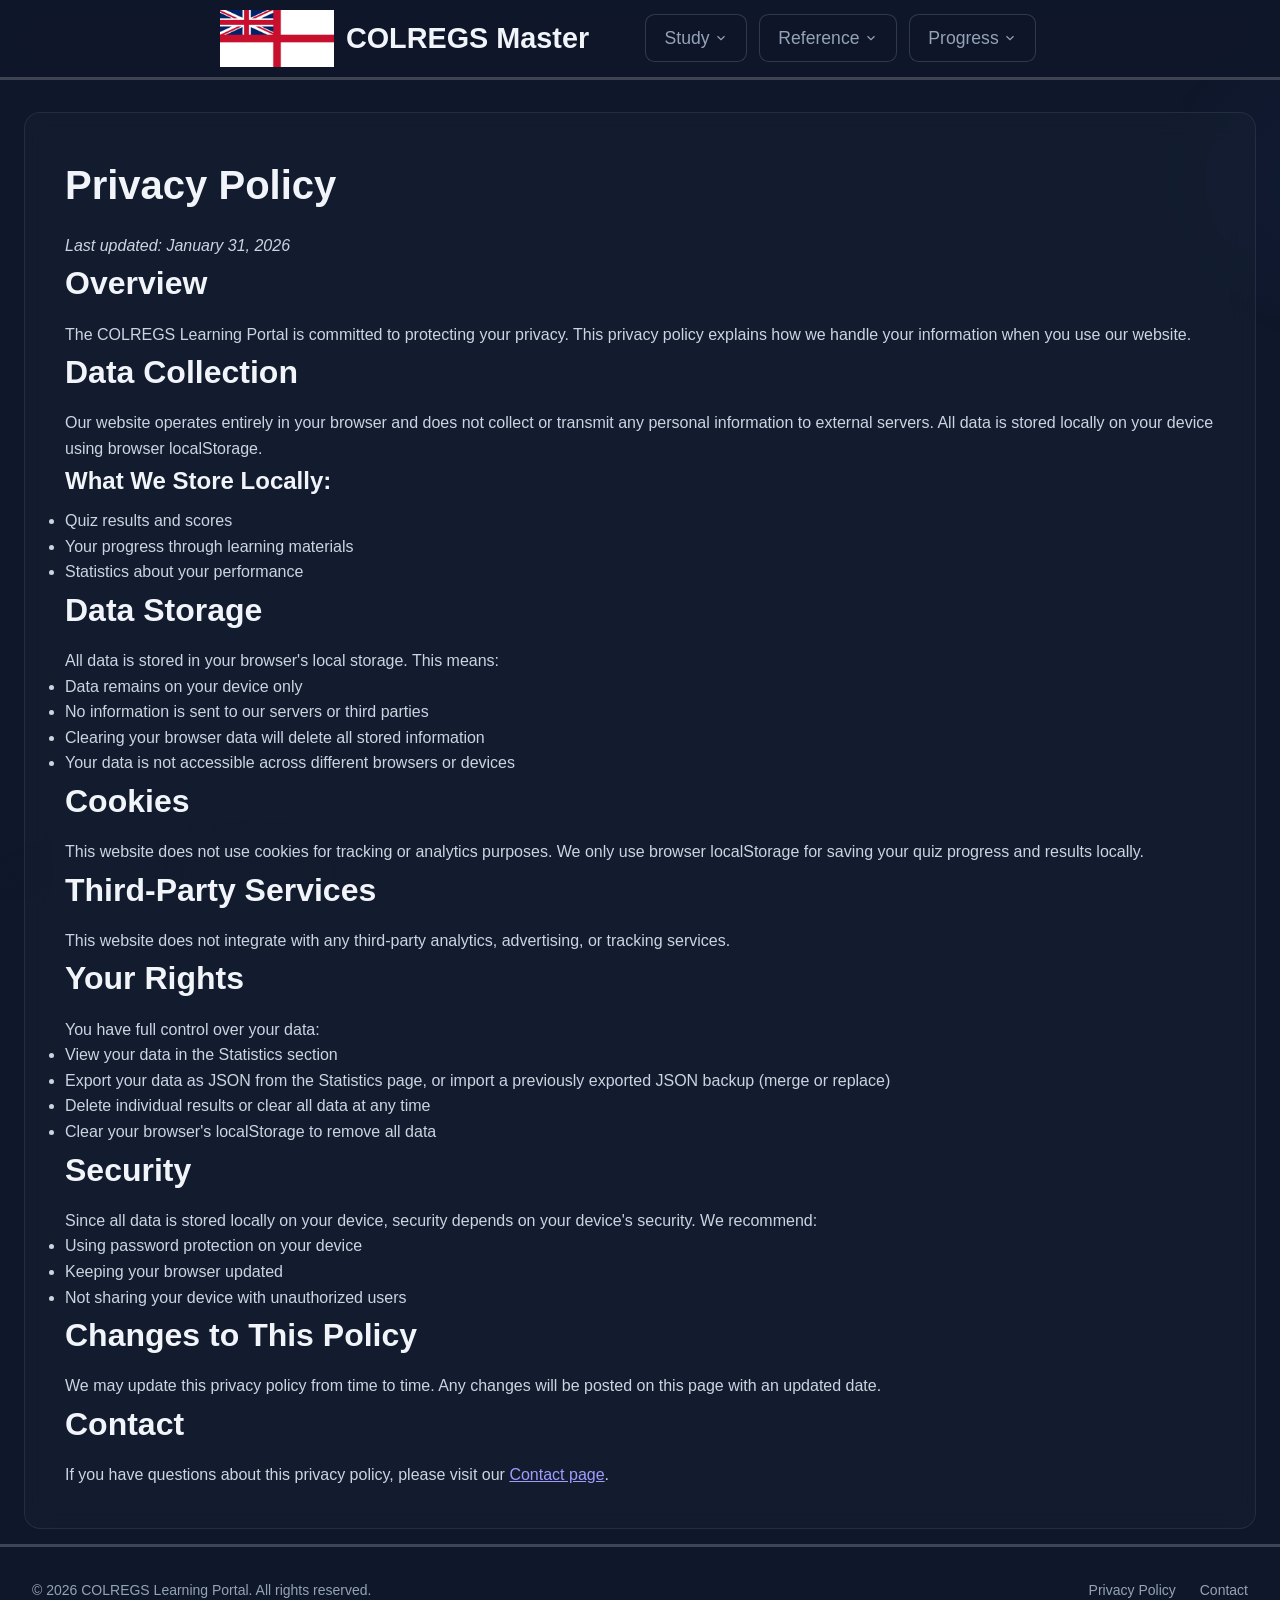
<file: privacy.html>
<!DOCTYPE html>
<html lang="en">
<head>
    <meta charset="UTF-8">
    <meta name="viewport" content="width=device-width, initial-scale=1.0">
    <meta http-equiv="Content-Security-Policy" content="default-src 'self'; script-src 'self'; style-src 'self'; img-src 'self' data:; object-src 'none'; base-uri 'self'; form-action 'self'; frame-ancestors 'self'">
    <title>Privacy Policy - COLREGS Learning Portal</title>
    <link rel="stylesheet" href="styles/main.css">
</head>
<body>
    <header class="site-header">
        <div class="logo">
            <img src="reference/Photos/logo/logo.png" alt="Naval Ensign of the United Kingdom" class="logo-flag" width="57" height="57">
            <a href="index.html" class="logo-text">COLREGS Master</a>
        </div>
        <div class="header-container">
            <div class="nav-box">
                <nav class="main-nav" role="navigation" aria-label="Main navigation">
                    <ul>
                        <li class="nav-dropdown">
                            <button type="button" class="nav-dropdown-trigger" aria-expanded="false" aria-haspopup="true" aria-controls="dropdown-study" id="trigger-study">
                                <span>Study</span>
                                <svg class="nav-chevron" width="14" height="14" viewBox="0 0 24 24" fill="none" stroke="currentColor" stroke-width="2">
                                    <polyline points="6 9 12 15 18 9"/>
                                </svg>
                            </button>
                            <div class="nav-dropdown-menu" id="dropdown-study" role="menu" aria-labelledby="trigger-study">
                                <a href="verbatim-quiz.html" role="menuitem">Rules Verbatim Quiz</a>
                                <a href="lights-flags-quiz.html" role="menuitem">Signals, Flags & Buoys Quiz</a>
                                <a href="understanding-quiz.html" role="menuitem">Rules Understanding Quiz</a>
                            </div>
                        </li>
                        <li class="nav-dropdown">
                            <button type="button" class="nav-dropdown-trigger" aria-expanded="false" aria-haspopup="true" aria-controls="dropdown-reference" id="trigger-reference">
                                <span>Reference</span>
                                <svg class="nav-chevron" width="14" height="14" viewBox="0 0 24 24" fill="none" stroke="currentColor" stroke-width="2">
                                    <polyline points="6 9 12 15 18 9"/>
                                </svg>
                            </button>
                            <div class="nav-dropdown-menu" id="dropdown-reference" role="menu" aria-labelledby="trigger-reference">
                                <a href="rules-review.html" role="menuitem">Rules Review</a>
                                <a href="lights-signals.html" role="menuitem">Signals, Flags & Buoys</a>
                            </div>
                        </li>
                        <li class="nav-dropdown">
                            <button type="button" class="nav-dropdown-trigger" aria-expanded="false" aria-haspopup="true" aria-controls="dropdown-progress" id="trigger-progress">
                                <span>Progress</span>
                                <svg class="nav-chevron" width="14" height="14" viewBox="0 0 24 24" fill="none" stroke="currentColor" stroke-width="2">
                                    <polyline points="6 9 12 15 18 9"/>
                                </svg>
                            </button>
                            <div class="nav-dropdown-menu" id="dropdown-progress" role="menu" aria-labelledby="trigger-progress">
                                <a href="statistics.html" role="menuitem">Statistics</a>
                            </div>
                        </li>
                    </ul>
                </nav>
            </div>
        </div>
    </header>

    <main class="page-content">
        <div class="content-wrapper">
            <h1>Privacy Policy</h1>
            <p><em>Last updated: January 31, 2026</em></p>

            <h2>Overview</h2>
            <p>The COLREGS Learning Portal is committed to protecting your privacy. This privacy policy explains how we handle your information when you use our website.</p>

            <h2>Data Collection</h2>
            <p>Our website operates entirely in your browser and does not collect or transmit any personal information to external servers. All data is stored locally on your device using browser localStorage.</p>

            <h3>What We Store Locally:</h3>
            <ul>
                <li>Quiz results and scores</li>
                <li>Your progress through learning materials</li>
                <li>Statistics about your performance</li>
            </ul>

            <h2>Data Storage</h2>
            <p>All data is stored in your browser's local storage. This means:</p>
            <ul>
                <li>Data remains on your device only</li>
                <li>No information is sent to our servers or third parties</li>
                <li>Clearing your browser data will delete all stored information</li>
                <li>Your data is not accessible across different browsers or devices</li>
            </ul>

            <h2>Cookies</h2>
            <p>This website does not use cookies for tracking or analytics purposes. We only use browser localStorage for saving your quiz progress and results locally.</p>

            <h2>Third-Party Services</h2>
            <p>This website does not integrate with any third-party analytics, advertising, or tracking services.</p>

            <h2>Your Rights</h2>
            <p>You have full control over your data:</p>
            <ul>
                <li>View your data in the Statistics section</li>
                <li>Export your data as JSON from the Statistics page, or import a previously exported JSON backup (merge or replace)</li>
                <li>Delete individual results or clear all data at any time</li>
                <li>Clear your browser's localStorage to remove all data</li>
            </ul>

            <h2>Security</h2>
            <p>Since all data is stored locally on your device, security depends on your device's security. We recommend:</p>
            <ul>
                <li>Using password protection on your device</li>
                <li>Keeping your browser updated</li>
                <li>Not sharing your device with unauthorized users</li>
            </ul>

            <h2>Changes to This Policy</h2>
            <p>We may update this privacy policy from time to time. Any changes will be posted on this page with an updated date.</p>

            <h2>Contact</h2>
            <p>If you have questions about this privacy policy, please visit our <a href="contact.html">Contact page</a>.</p>
        </div>
    </main>

    <footer class="site-footer">
        <div class="footer-container">
            <p>&copy; 2026 COLREGS Learning Portal. All rights reserved.</p>
            <nav class="footer-nav" aria-label="Footer navigation">
                <a href="privacy.html">Privacy Policy</a>
                <a href="contact.html">Contact</a>
            </nav>
        </div>
    </footer>

    <script src="scripts/main.js" defer></script>
</body>
</html>
</file>
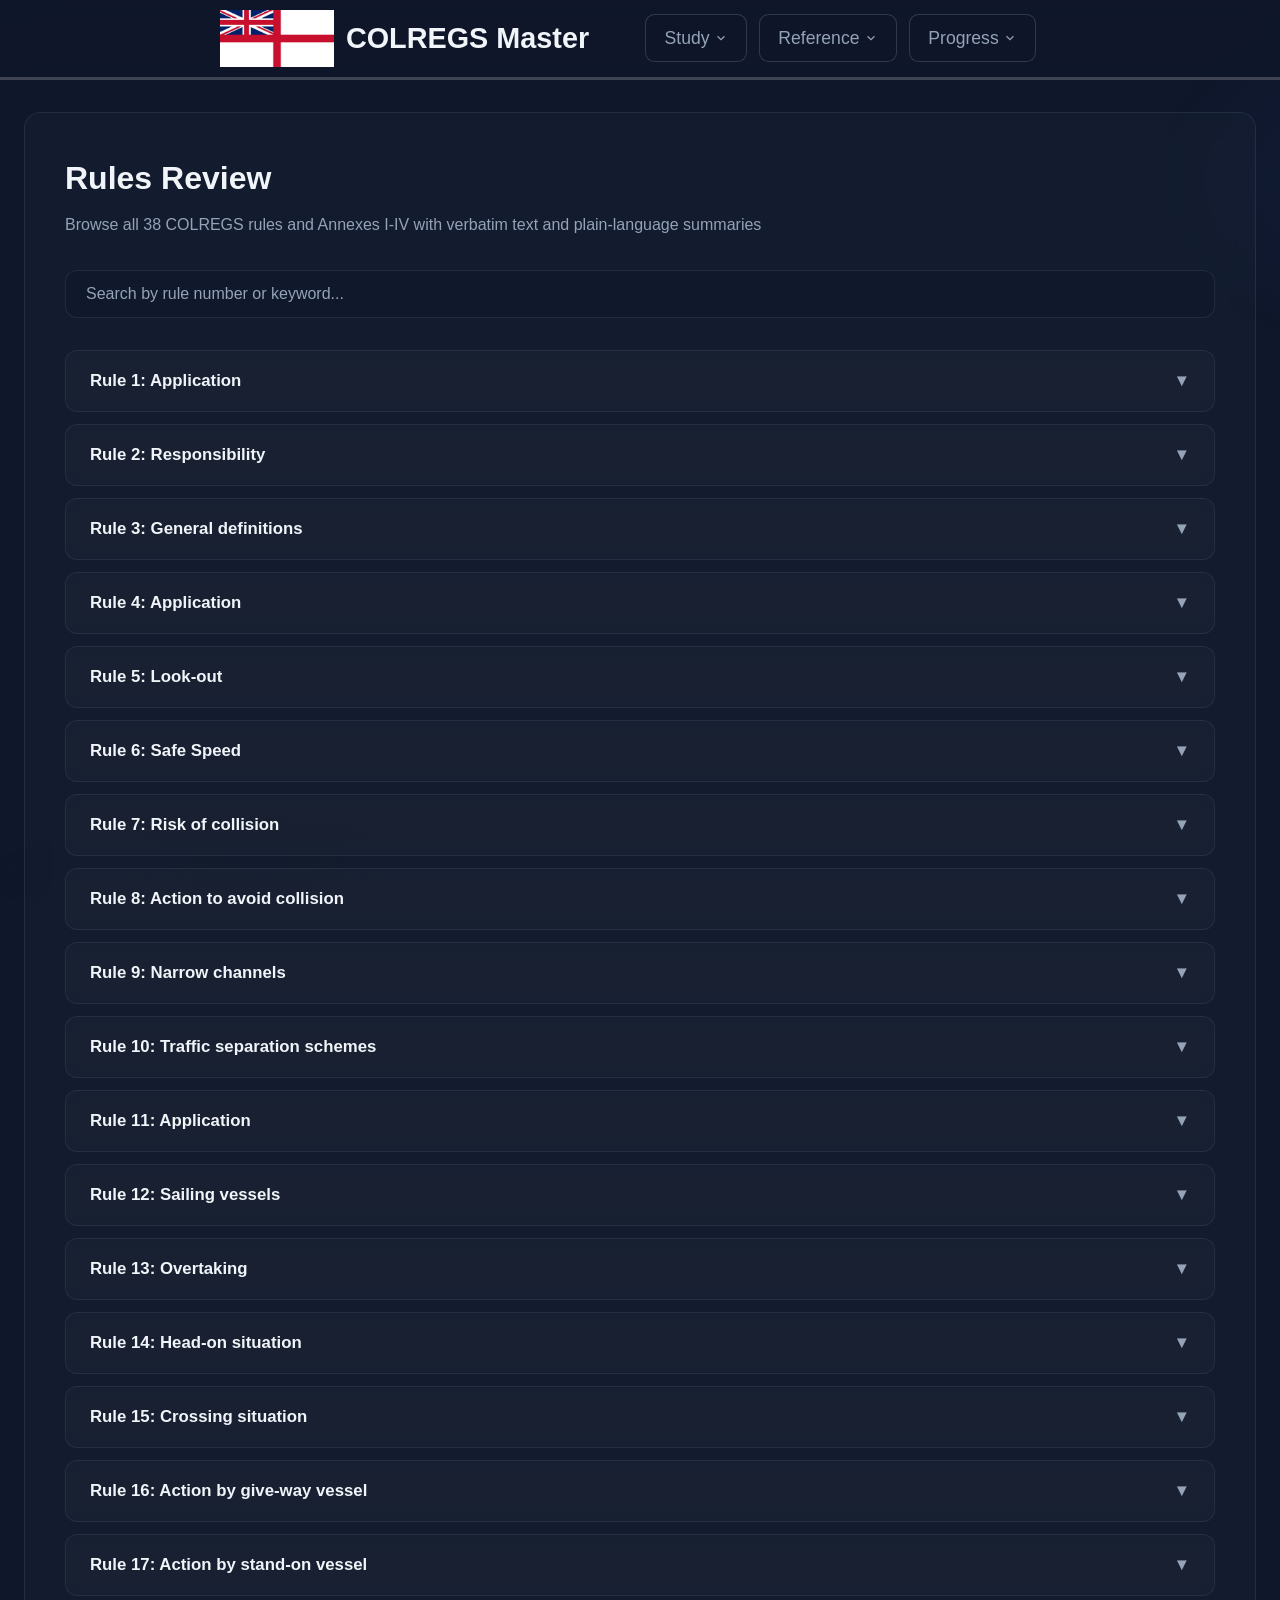
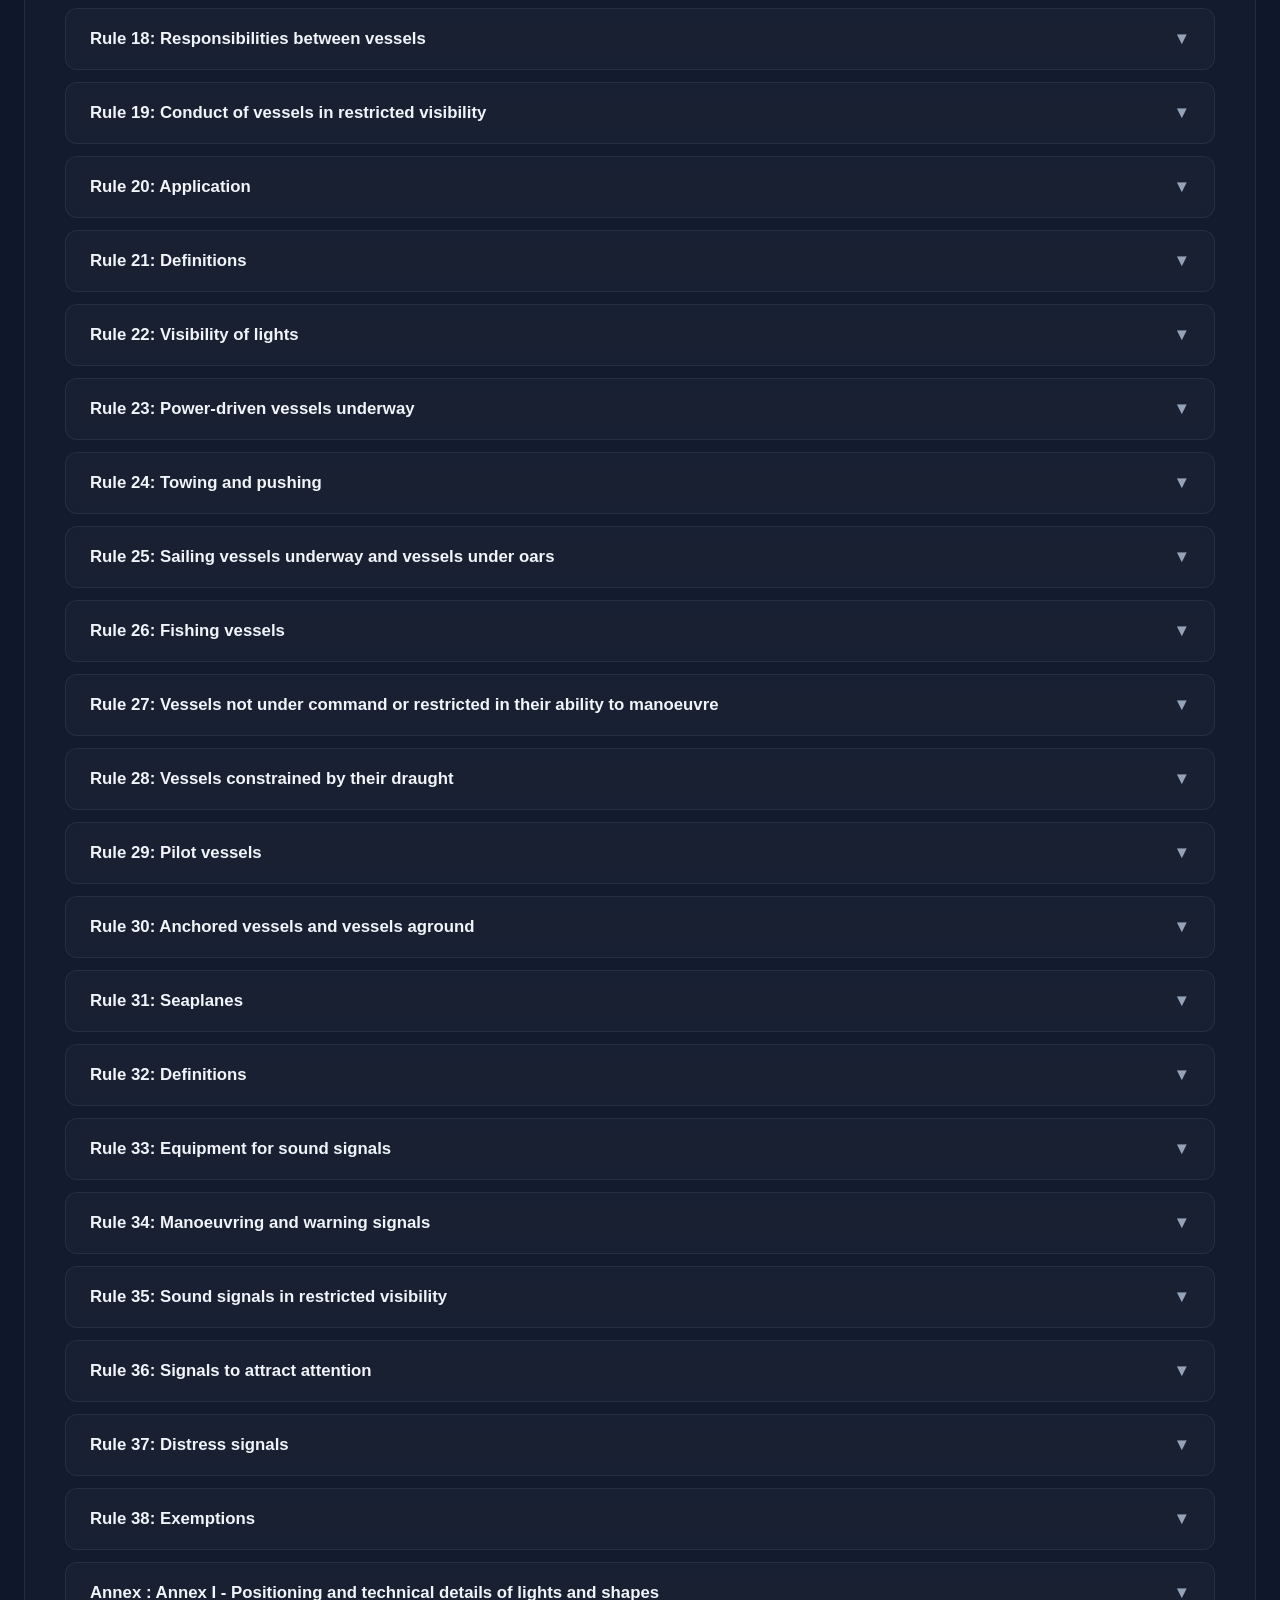
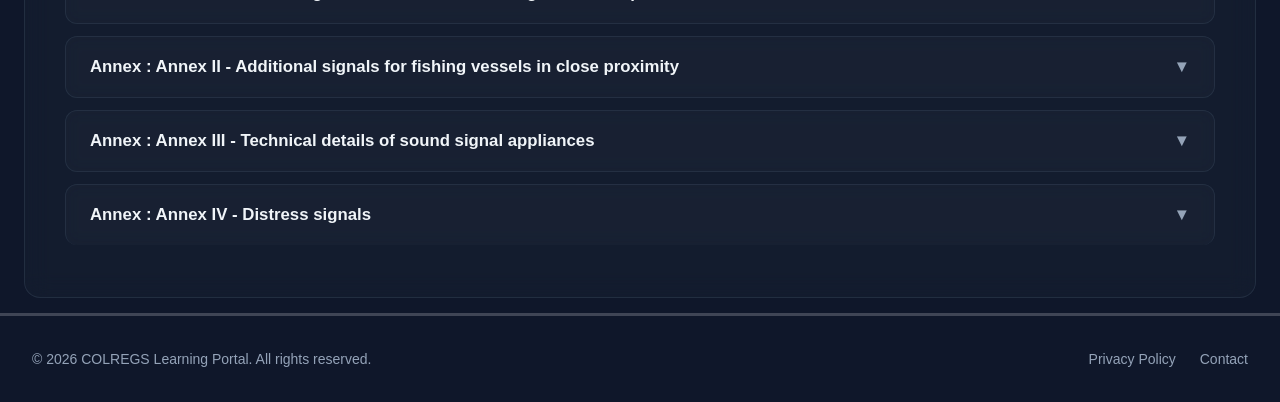
<file: rules-review.html>
<!DOCTYPE html>
<html lang="en">
<head>
    <meta charset="UTF-8">
    <meta name="viewport" content="width=device-width, initial-scale=1.0">
    <meta http-equiv="Content-Security-Policy" content="default-src 'self'; script-src 'self'; style-src 'self'; img-src 'self' data:; object-src 'none'; base-uri 'self'; form-action 'self'; frame-ancestors 'self'">
    <title>Rules Review - COLREGS Learning Portal</title>
    <link rel="stylesheet" href="styles/main.css">
    <link rel="stylesheet" href="styles/rules-review.css">
</head>
<body>
    <header class="site-header">
        <div class="logo">
            <img src="reference/Photos/logo/logo.png" alt="Naval Ensign of the United Kingdom" class="logo-flag" width="57" height="57">
            <a href="index.html" class="logo-text">COLREGS Master</a>
        </div>
        <div class="header-container">
            <div class="nav-box">
                <nav class="main-nav" role="navigation" aria-label="Main navigation">
                    <ul>
                        <li class="nav-dropdown">
                            <button type="button" class="nav-dropdown-trigger" aria-expanded="false" aria-haspopup="true" aria-controls="dropdown-study" id="trigger-study">
                                <span>Study</span>
                                <svg class="nav-chevron" width="14" height="14" viewBox="0 0 24 24" fill="none" stroke="currentColor" stroke-width="2">
                                    <polyline points="6 9 12 15 18 9"/>
                                </svg>
                            </button>
                            <div class="nav-dropdown-menu" id="dropdown-study" role="menu" aria-labelledby="trigger-study">
                                <a href="verbatim-quiz.html" role="menuitem">Rules Verbatim Quiz</a>
                                <a href="lights-flags-quiz.html" role="menuitem">Signals, Flags & Buoys Quiz</a>
                                <a href="understanding-quiz.html" role="menuitem">Rules Understanding Quiz</a>
                            </div>
                        </li>
                        <li class="nav-dropdown">
                            <button type="button" class="nav-dropdown-trigger" aria-expanded="false" aria-haspopup="true" aria-controls="dropdown-reference" id="trigger-reference">
                                <span>Reference</span>
                                <svg class="nav-chevron" width="14" height="14" viewBox="0 0 24 24" fill="none" stroke="currentColor" stroke-width="2">
                                    <polyline points="6 9 12 15 18 9"/>
                                </svg>
                            </button>
                            <div class="nav-dropdown-menu" id="dropdown-reference" role="menu" aria-labelledby="trigger-reference">
                                <a href="rules-review.html" role="menuitem">Rules Review</a>
                                <a href="lights-signals.html" role="menuitem">Signals, Flags & Buoys</a>
                            </div>
                        </li>
                        <li class="nav-dropdown">
                            <button type="button" class="nav-dropdown-trigger" aria-expanded="false" aria-haspopup="true" aria-controls="dropdown-progress" id="trigger-progress">
                                <span>Progress</span>
                                <svg class="nav-chevron" width="14" height="14" viewBox="0 0 24 24" fill="none" stroke="currentColor" stroke-width="2">
                                    <polyline points="6 9 12 15 18 9"/>
                                </svg>
                            </button>
                            <div class="nav-dropdown-menu" id="dropdown-progress" role="menu" aria-labelledby="trigger-progress">
                                <a href="statistics.html" role="menuitem">Statistics</a>
                            </div>
                        </li>
                    </ul>
                </nav>
            </div>
        </div>
    </header>

    <main class="page-content">
        <div class="content-wrapper">
            <h1>Rules Review</h1>
            <p class="subtitle">Browse all 38 COLREGS rules and Annexes I-IV with verbatim text and plain-language summaries</p>

            <div class="search-container">
                <label for="searchRules" class="visually-hidden">Search rules</label>
                <input 
                    type="search" 
                    id="searchRules" 
                    placeholder="Search by rule number or keyword..."
                    aria-label="Search rules by number or keyword"
                    maxlength="500"
                >
            </div>

            <div class="accordion" id="rulesAccordion" role="region" aria-label="COLREGS Rules">
                <!-- Rules dynamically populated -->
            </div>
        </div>
    </main>

    <footer class="site-footer">
        <div class="footer-container">
            <p>&copy; 2026 COLREGS Learning Portal. All rights reserved.</p>
            <nav class="footer-nav" aria-label="Footer navigation">
                <a href="privacy.html">Privacy Policy</a>
                <a href="contact.html">Contact</a>
            </nav>
        </div>
    </footer>

    <script src="scripts/main.js" defer></script>
    <script src="scripts/colregs-data.js" defer></script>
    <script src="scripts/rules-review.js" defer></script>
</body>
</html>
</file>
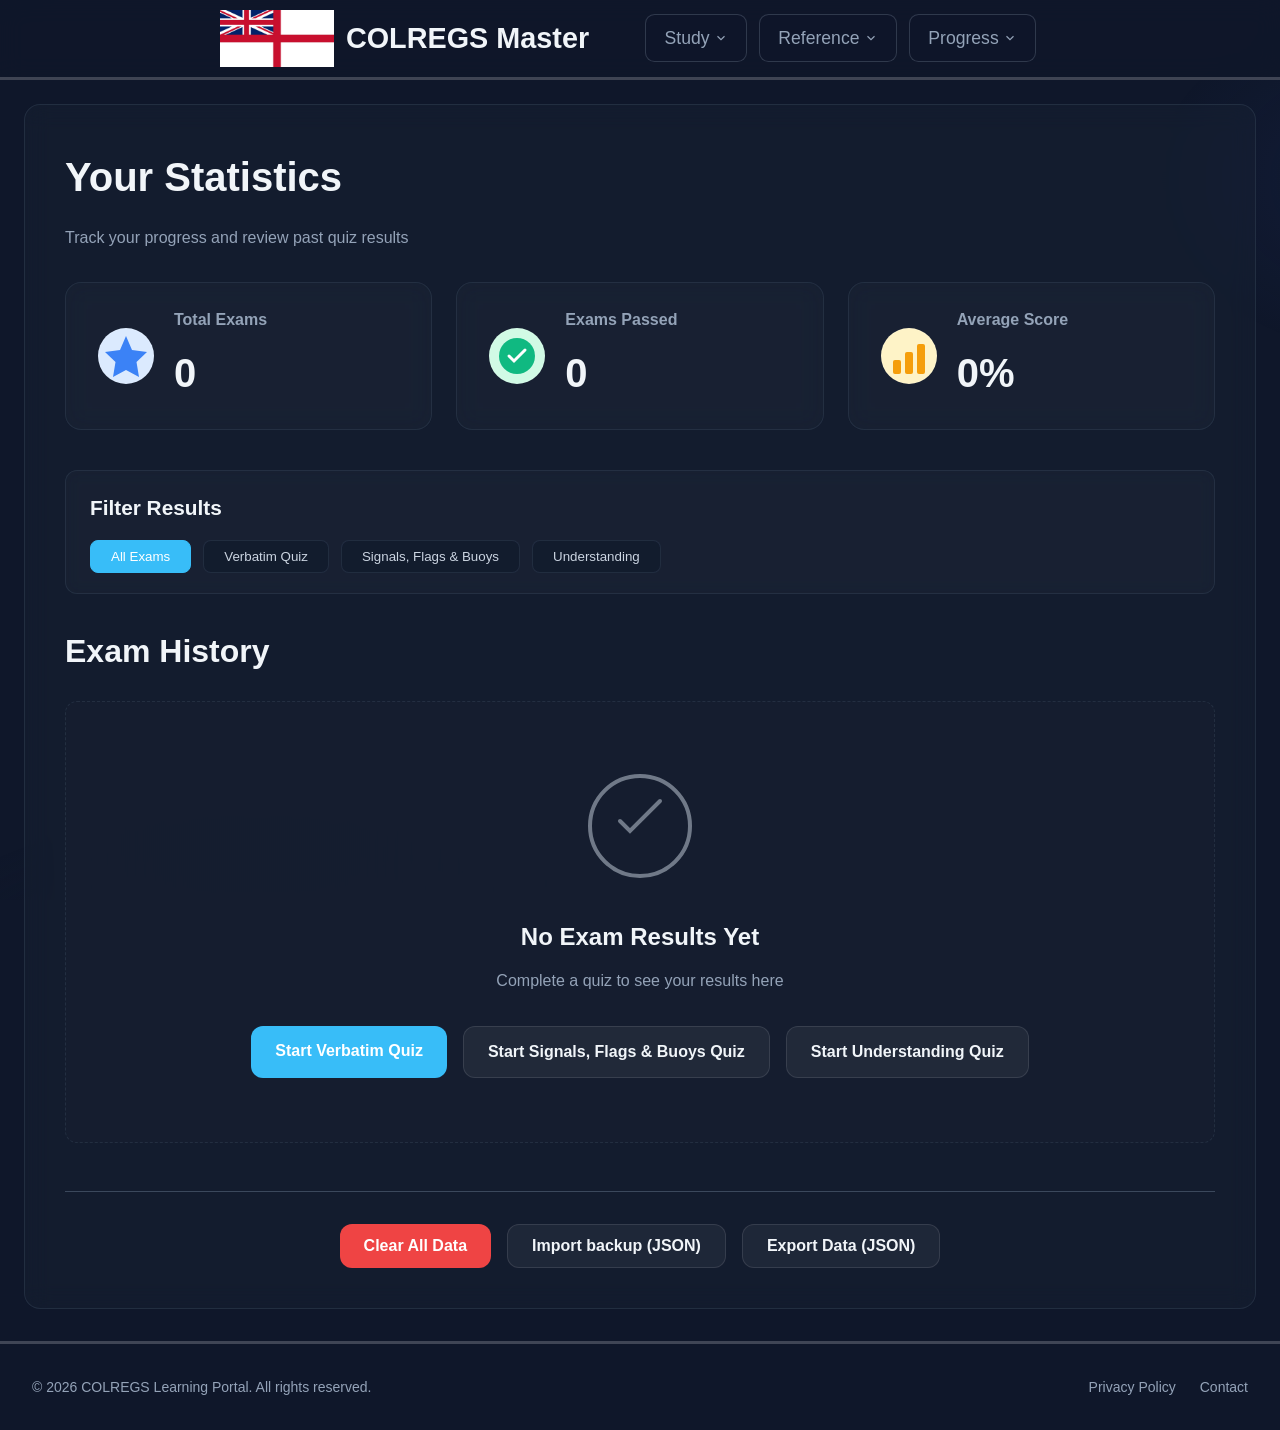
<file: statistics.html>
<!DOCTYPE html>
<html lang="en">
<head>
    <meta charset="UTF-8">
    <meta name="viewport" content="width=device-width, initial-scale=1.0">
    <meta http-equiv="Content-Security-Policy" content="default-src 'self'; script-src 'self'; style-src 'self'; img-src 'self' data:; object-src 'none'; base-uri 'self'; form-action 'self'; frame-ancestors 'self'">
    <title>Statistics - COLREGS Learning Portal</title>
    <link rel="stylesheet" href="styles/main.css">
    <link rel="stylesheet" href="styles/statistics.css">
</head>
<body>
    <header class="site-header">
        <div class="logo">
            <img src="reference/Photos/logo/logo.png" alt="Naval Ensign of the United Kingdom" class="logo-flag" width="57" height="57">
            <a href="index.html" class="logo-text">COLREGS Master</a>
        </div>
        <div class="header-container">
            <div class="nav-box">
                <nav class="main-nav" role="navigation" aria-label="Main navigation">
                    <ul>
                        <li class="nav-dropdown">
                            <button type="button" class="nav-dropdown-trigger" aria-expanded="false" aria-haspopup="true" aria-controls="dropdown-study" id="trigger-study">
                                <span>Study</span>
                                <svg class="nav-chevron" width="14" height="14" viewBox="0 0 24 24" fill="none" stroke="currentColor" stroke-width="2">
                                    <polyline points="6 9 12 15 18 9"/>
                                </svg>
                            </button>
                            <div class="nav-dropdown-menu" id="dropdown-study" role="menu" aria-labelledby="trigger-study">
                                <a href="verbatim-quiz.html" role="menuitem">Rules Verbatim Quiz</a>
                                <a href="lights-flags-quiz.html" role="menuitem">Signals, Flags & Buoys Quiz</a>
                                <a href="understanding-quiz.html" role="menuitem">Rules Understanding Quiz</a>
                            </div>
                        </li>
                        <li class="nav-dropdown">
                            <button type="button" class="nav-dropdown-trigger" aria-expanded="false" aria-haspopup="true" aria-controls="dropdown-reference" id="trigger-reference">
                                <span>Reference</span>
                                <svg class="nav-chevron" width="14" height="14" viewBox="0 0 24 24" fill="none" stroke="currentColor" stroke-width="2">
                                    <polyline points="6 9 12 15 18 9"/>
                                </svg>
                            </button>
                            <div class="nav-dropdown-menu" id="dropdown-reference" role="menu" aria-labelledby="trigger-reference">
                                <a href="rules-review.html" role="menuitem">Rules Review</a>
                                <a href="lights-signals.html" role="menuitem">Signals, Flags & Buoys</a>
                            </div>
                        </li>
                        <li class="nav-dropdown">
                            <button type="button" class="nav-dropdown-trigger" aria-expanded="false" aria-haspopup="true" aria-controls="dropdown-progress" id="trigger-progress">
                                <span>Progress</span>
                                <svg class="nav-chevron" width="14" height="14" viewBox="0 0 24 24" fill="none" stroke="currentColor" stroke-width="2">
                                    <polyline points="6 9 12 15 18 9"/>
                                </svg>
                            </button>
                            <div class="nav-dropdown-menu" id="dropdown-progress" role="menu" aria-labelledby="trigger-progress">
                                <a href="statistics.html" role="menuitem">Statistics</a>
                            </div>
                        </li>
                    </ul>
                </nav>
            </div>
        </div>
    </header>

    <main class="page-content">
        <div class="content-wrapper">
            <h1>Your Statistics</h1>
            <p class="subtitle">Track your progress and review past quiz results</p>

            <div class="stats-overview">
                <div class="stat-card">
                    <div class="stat-icon stat-icon--total">
                        <svg width="48" height="48" viewBox="0 0 48 48" fill="none">
                            <path d="M24 4L30 18L45 20L34.5 30L37 45L24 38L11 45L13.5 30L3 20L18 18L24 4Z" fill="#3b82f6"/>
                        </svg>
                    </div>
                    <div class="stat-info">
                        <h3>Total Exams</h3>
                        <p class="stat-value" id="totalExams">0</p>
                    </div>
                </div>

                <div class="stat-card">
                    <div class="stat-icon stat-icon--passed">
                        <svg width="48" height="48" viewBox="0 0 48 48" fill="none">
                            <circle cx="24" cy="24" r="18" fill="#10b981"/>
                            <path d="M16 24L21 29L32 18" stroke="white" stroke-width="3" stroke-linecap="round"/>
                        </svg>
                    </div>
                    <div class="stat-info">
                        <h3>Exams Passed</h3>
                        <p class="stat-value" id="examsPassed">0</p>
                    </div>
                </div>

                <div class="stat-card">
                    <div class="stat-icon stat-icon--average">
                        <svg width="48" height="48" viewBox="0 0 48 48" fill="none">
                            <rect x="8" y="28" width="8" height="14" rx="2" fill="#f59e0b"/>
                            <rect x="20" y="20" width="8" height="22" rx="2" fill="#f59e0b"/>
                            <rect x="32" y="12" width="8" height="30" rx="2" fill="#f59e0b"/>
                        </svg>
                    </div>
                    <div class="stat-info">
                        <h3>Average Score</h3>
                        <p class="stat-value" id="avgScore">0%</p>
                    </div>
                </div>
            </div>

            <div class="filters-section">
                <h2>Filter Results</h2>
                <div class="filter-buttons" role="group" aria-label="Filter exam results by type">
                    <button class="filter-btn active" data-filter="all" aria-pressed="true">All Exams</button>
                    <button class="filter-btn" data-filter="verbatim" aria-pressed="false">Verbatim Quiz</button>
                    <button class="filter-btn" data-filter="lights-flags" aria-pressed="false">Signals, Flags & Buoys</button>
                    <button class="filter-btn" data-filter="understanding" aria-pressed="false">Understanding</button>
                </div>
            </div>

            <div class="results-section">
                <h2>Exam History</h2>
                <div class="empty-state" id="emptyState">
                    <svg width="120" height="120" viewBox="0 0 120 120" fill="none">
                        <circle cx="60" cy="60" r="50" stroke="#cbd5e1" stroke-width="4" fill="none"/>
                        <path d="M40 55 L50 65 L80 35" stroke="#cbd5e1" stroke-width="4" stroke-linecap="round"/>
                    </svg>
                    <h3>No Exam Results Yet</h3>
                    <p>Complete a quiz to see your results here</p>
                    <div class="empty-state-actions">
                        <a href="verbatim-quiz.html" class="btn btn-primary">Start Verbatim Quiz</a>
                        <a href="lights-flags-quiz.html" class="btn btn-secondary">Start Signals, Flags & Buoys Quiz</a>
                        <a href="understanding-quiz.html" class="btn btn-secondary">Start Understanding Quiz</a>
                    </div>
                </div>

                <div class="results-table-container hidden" id="resultsTableContainer">
                    <table class="results-table" role="table" aria-label="Exam results">
                        <thead>
                            <tr>
                                <th>Date & Time</th>
                                <th>Exam Type</th>
                                <th>Score</th>
                                <th>Percentage</th>
                                <th>Status</th>
                                <th>Actions</th>
                            </tr>
                        </thead>
                        <tbody id="resultsTableBody">
                            <!-- Results dynamically populated -->
                        </tbody>
                    </table>
                </div>
            </div>

            <div class="actions-section">
                <button class="btn btn-danger" id="clearAllData">Clear All Data</button>
                <button type="button" class="btn btn-secondary" id="importData">Import backup (JSON)</button>
                <input type="file" id="importExamFile" class="hidden" accept="application/json,.json" aria-hidden="true">
                <button class="btn btn-secondary" id="exportData">Export Data (JSON)</button>
            </div>
        </div>
    </main>

    <footer class="site-footer">
        <div class="footer-container">
            <p>&copy; 2026 COLREGS Learning Portal. All rights reserved.</p>
            <nav class="footer-nav" aria-label="Footer navigation">
                <a href="privacy.html">Privacy Policy</a>
                <a href="contact.html">Contact</a>
            </nav>
        </div>
    </footer>

    <script src="scripts/main.js" defer></script>
    <script src="scripts/quiz-utils.js" defer></script>
    <script src="scripts/lights-flags-quiz.js" defer></script>
    <script src="scripts/understanding-quiz.js" defer></script>
    <script src="scripts/statistics.js" defer></script>
</body>
</html>
</file>
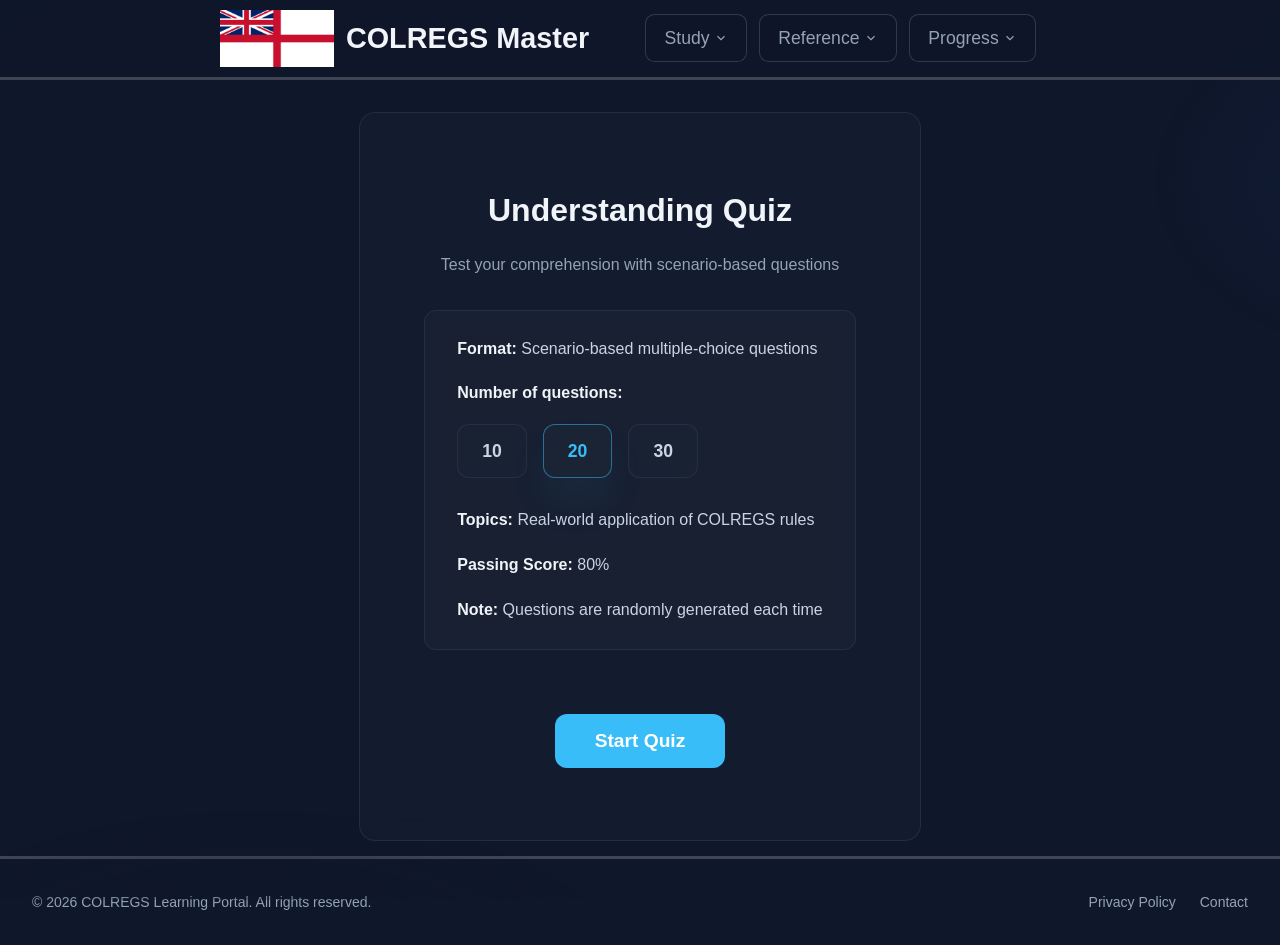
<file: understanding-quiz.html>
<!DOCTYPE html>
<html lang="en">
<head>
    <meta charset="UTF-8">
    <meta name="viewport" content="width=device-width, initial-scale=1.0">
    <meta http-equiv="Content-Security-Policy" content="default-src 'self'; script-src 'self'; style-src 'self'; img-src 'self' data:; object-src 'none'; base-uri 'self'; form-action 'self'; frame-ancestors 'self'">
    <title>Understanding Quiz - COLREGS Learning Portal</title>
    <link rel="stylesheet" href="styles/main.css">
    <link rel="stylesheet" href="styles/quiz.css">
</head>
<body>
    <header class="site-header">
        <div class="logo">
            <img src="reference/Photos/logo/logo.png" alt="Naval Ensign of the United Kingdom" class="logo-flag" width="57" height="57">
            <a href="index.html" class="logo-text">COLREGS Master</a>
        </div>
        <div class="header-container">
            <div class="nav-box">
                <nav class="main-nav" role="navigation" aria-label="Main navigation">
                    <ul>
                        <li class="nav-dropdown">
                            <button type="button" class="nav-dropdown-trigger" aria-expanded="false" aria-haspopup="true" aria-controls="dropdown-study" id="trigger-study">
                                <span>Study</span>
                                <svg class="nav-chevron" width="14" height="14" viewBox="0 0 24 24" fill="none" stroke="currentColor" stroke-width="2">
                                    <polyline points="6 9 12 15 18 9"/>
                                </svg>
                            </button>
                            <div class="nav-dropdown-menu" id="dropdown-study" role="menu" aria-labelledby="trigger-study">
                                <a href="verbatim-quiz.html" role="menuitem">Rules Verbatim Quiz</a>
                                <a href="lights-flags-quiz.html" role="menuitem">Signals, Flags & Buoys Quiz</a>
                                <a href="understanding-quiz.html" role="menuitem">Rules Understanding Quiz</a>
                            </div>
                        </li>
                        <li class="nav-dropdown">
                            <button type="button" class="nav-dropdown-trigger" aria-expanded="false" aria-haspopup="true" aria-controls="dropdown-reference" id="trigger-reference">
                                <span>Reference</span>
                                <svg class="nav-chevron" width="14" height="14" viewBox="0 0 24 24" fill="none" stroke="currentColor" stroke-width="2">
                                    <polyline points="6 9 12 15 18 9"/>
                                </svg>
                            </button>
                            <div class="nav-dropdown-menu" id="dropdown-reference" role="menu" aria-labelledby="trigger-reference">
                                <a href="rules-review.html" role="menuitem">Rules Review</a>
                                <a href="lights-signals.html" role="menuitem">Signals, Flags & Buoys</a>
                            </div>
                        </li>
                        <li class="nav-dropdown">
                            <button type="button" class="nav-dropdown-trigger" aria-expanded="false" aria-haspopup="true" aria-controls="dropdown-progress" id="trigger-progress">
                                <span>Progress</span>
                                <svg class="nav-chevron" width="14" height="14" viewBox="0 0 24 24" fill="none" stroke="currentColor" stroke-width="2">
                                    <polyline points="6 9 12 15 18 9"/>
                                </svg>
                            </button>
                            <div class="nav-dropdown-menu" id="dropdown-progress" role="menu" aria-labelledby="trigger-progress">
                                <a href="statistics.html" role="menuitem">Statistics</a>
                            </div>
                        </li>
                    </ul>
                </nav>
            </div>
        </div>
    </header>

    <main class="page-content">
        <div class="content-wrapper">
            <div class="quiz-intro" id="quizIntro">
                <h1>Understanding Quiz</h1>
                <p class="subtitle">Test your comprehension with scenario-based questions</p>
                <div class="quiz-info">
                    <p><strong>Format:</strong> Scenario-based multiple-choice questions</p>
                    <p><strong>Number of questions:</strong></p>
                    <div class="question-count-selector">
                        <label><input type="radio" name="questionCount" value="10"> 10</label>
                        <label><input type="radio" name="questionCount" value="20" checked> 20</label>
                        <label><input type="radio" name="questionCount" value="30"> 30</label>
                    </div>
                    <p><strong>Topics:</strong> Real-world application of COLREGS rules</p>
                    <p><strong>Passing Score:</strong> 80%</p>
                    <p><strong>Note:</strong> Questions are randomly generated each time</p>
                </div>
                <button type="button" class="btn btn-primary btn-lg" id="startQuiz">Start Quiz</button>
            </div>

            <div class="quiz-container hidden" id="quizContainer">
                <div class="quiz-progress">
                    <div class="progress-bar">
                        <svg class="progress-bar-svg" viewBox="0 0 100 12" preserveAspectRatio="none" aria-hidden="true">
                            <rect id="progressFill" class="progress-fill-rect" x="0" y="0" width="0" height="12" rx="0"/>
                        </svg>
                    </div>
                    <p class="progress-text">Question <span id="currentQuestion">1</span> of <span id="totalQuestions">20</span></p>
                </div>

                <div class="question-container" id="questionContainer">
                    <!-- Question dynamically populated -->
                </div>

                <div class="quiz-navigation">
                    <button class="btn btn-secondary" id="prevQuestion" disabled>Previous</button>
                    <button class="btn btn-primary" id="submitAnswer">Submit Answer</button>
                    <button class="btn btn-primary hidden" id="nextQuestion">Next Question</button>
                </div>

                <div class="question-feedback hidden" id="questionFeedback">
                    <!-- Feedback appears here -->
                </div>
            </div>

            <div class="quiz-results hidden" id="quizResults">
                <h2>Quiz Complete!</h2>
                <div class="results-summary" id="resultsSummary">
                    <!-- Results populated here -->
                </div>
                <div class="results-breakdown" id="resultsBreakdown">
                    <!-- Detailed breakdown -->
                </div>
                <div class="results-actions">
                    <button class="btn btn-primary" id="retakeQuiz">Retake Quiz</button>
                    <a href="statistics.html" class="btn btn-secondary">View All Statistics</a>
                </div>
            </div>
        </div>
    </main>

    <footer class="site-footer">
        <div class="footer-container">
            <p>&copy; 2026 COLREGS Learning Portal. All rights reserved.</p>
            <nav class="footer-nav" aria-label="Footer navigation">
                <a href="privacy.html">Privacy Policy</a>
                <a href="contact.html">Contact</a>
            </nav>
        </div>
    </footer>

    <script src="scripts/main.js" defer></script>
    <script src="scripts/quiz-utils.js" defer></script>
    <script src="scripts/understanding-quiz.js" defer></script>
</body>
</html>
</file>
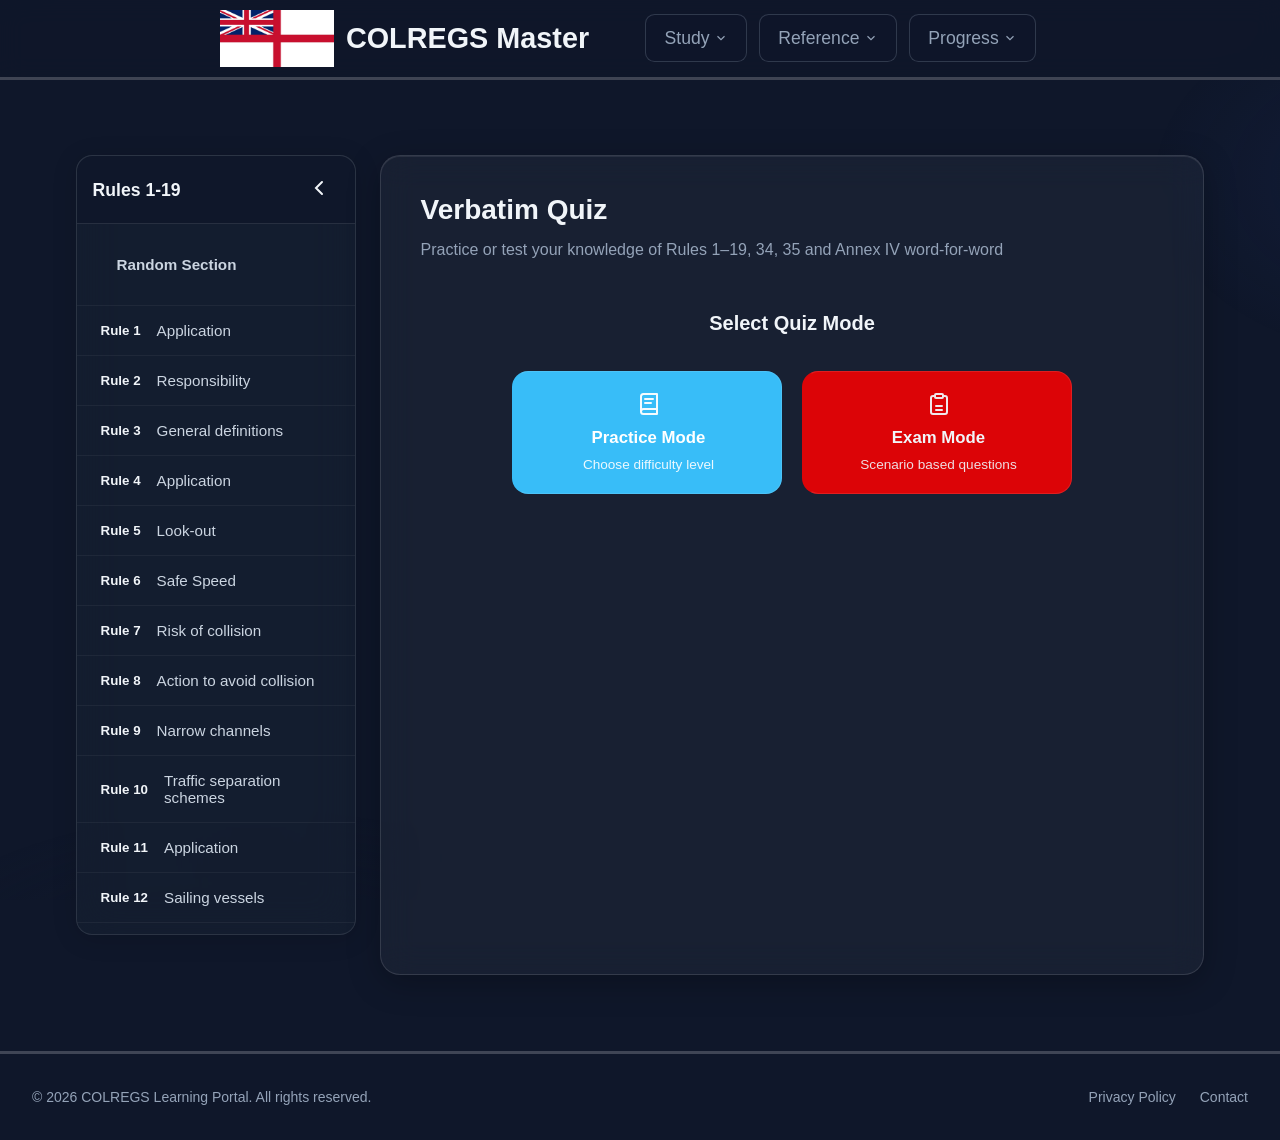
<file: verbatim-quiz.html>
<!DOCTYPE html>
<html lang="en">
<head>
    <meta charset="UTF-8">
    <meta name="viewport" content="width=device-width, initial-scale=1.0">
    <meta http-equiv="Content-Security-Policy" content="default-src 'self'; script-src 'self'; style-src 'self'; img-src 'self' data:; object-src 'none'; base-uri 'self'; form-action 'self'; frame-ancestors 'self'">
    <title>Verbatim Quiz - COLREGS Learning Portal</title>
    <link rel="stylesheet" href="styles/main.css">
    <link rel="stylesheet" href="styles/verbatim-quiz.css">
</head>
<body>
    <header class="site-header">
        <div class="logo">
            <img src="reference/Photos/logo/logo.png" alt="Naval Ensign of the United Kingdom" class="logo-flag" width="57" height="57">
            <a href="index.html" class="logo-text">COLREGS Master</a>
        </div>
        <div class="header-container">
            <div class="nav-box">
                <nav class="main-nav" role="navigation" aria-label="Main navigation">
                    <ul>
                        <li class="nav-dropdown">
                            <button type="button" class="nav-dropdown-trigger" aria-expanded="false" aria-haspopup="true" aria-controls="dropdown-study" id="trigger-study">
                                <span>Study</span>
                                <svg class="nav-chevron" width="14" height="14" viewBox="0 0 24 24" fill="none" stroke="currentColor" stroke-width="2">
                                    <polyline points="6 9 12 15 18 9"/>
                                </svg>
                            </button>
                            <div class="nav-dropdown-menu" id="dropdown-study" role="menu" aria-labelledby="trigger-study">
                                <a href="verbatim-quiz.html" role="menuitem">Rules Verbatim Quiz</a>
                                <a href="lights-flags-quiz.html" role="menuitem">Signals, Flags & Buoys Quiz</a>
                                <a href="understanding-quiz.html" role="menuitem">Rules Understanding Quiz</a>
                            </div>
                        </li>
                        <li class="nav-dropdown">
                            <button type="button" class="nav-dropdown-trigger" aria-expanded="false" aria-haspopup="true" aria-controls="dropdown-reference" id="trigger-reference">
                                <span>Reference</span>
                                <svg class="nav-chevron" width="14" height="14" viewBox="0 0 24 24" fill="none" stroke="currentColor" stroke-width="2">
                                    <polyline points="6 9 12 15 18 9"/>
                                </svg>
                            </button>
                            <div class="nav-dropdown-menu" id="dropdown-reference" role="menu" aria-labelledby="trigger-reference">
                                <a href="rules-review.html" role="menuitem">Rules Review</a>
                                <a href="lights-signals.html" role="menuitem">Signals, Flags & Buoys</a>
                            </div>
                        </li>
                        <li class="nav-dropdown">
                            <button type="button" class="nav-dropdown-trigger" aria-expanded="false" aria-haspopup="true" aria-controls="dropdown-progress" id="trigger-progress">
                                <span>Progress</span>
                                <svg class="nav-chevron" width="14" height="14" viewBox="0 0 24 24" fill="none" stroke="currentColor" stroke-width="2">
                                    <polyline points="6 9 12 15 18 9"/>
                                </svg>
                            </button>
                            <div class="nav-dropdown-menu" id="dropdown-progress" role="menu" aria-labelledby="trigger-progress">
                                <a href="statistics.html" role="menuitem">Statistics</a>
                            </div>
                        </li>
                    </ul>
                </nav>
            </div>
        </div>
    </header>

    <main class="page-content">
        <div class="quiz-layout">
            <aside class="sidebar" id="rulesSidebar" role="complementary" aria-label="Rules navigation">
                <div class="sidebar-header">
                    <h2>Rules 1-19</h2>
                    <button class="collapse-btn" id="collapseSidebar" aria-label="Toggle sidebar">
                        <svg width="24" height="24" viewBox="0 0 24 24" fill="none">
                            <path d="M15 18L9 12L15 6" stroke="currentColor" stroke-width="2" stroke-linecap="round"/>
                        </svg>
                    </button>
                </div>
                <ul class="rules-list" id="rulesList">
                    <!-- Dynamically populated -->
                </ul>
            </aside>

            <div class="main-quiz-area">
                <div class="content-wrapper">
                    <h1>Verbatim Quiz</h1>
                    <p class="subtitle">Practice or test your knowledge of Rules 1–19, 34, 35 and Annex IV word-for-word</p>

                    <div class="mode-selector" id="modeSelector">
                        <h2>Select Quiz Mode</h2>
                        <div class="mode-buttons">
                            <div class="mode-card">
                                <button class="btn btn-primary mode-btn" data-mode="practice" type="button">
                                    <span class="mode-icon" aria-hidden="true">
                                        <svg width="24" height="24" viewBox="0 0 24 24" fill="none" stroke="currentColor" stroke-width="2" stroke-linecap="round" stroke-linejoin="round">
                                            <path d="M4 19.5A2.5 2.5 0 0 1 6.5 17H20"/>
                                            <path d="M6.5 2H20v20H6.5A2.5 2.5 0 0 1 4 19.5v-15A2.5 2.5 0 0 1 6.5 2z"/>
                                            <path d="M8 7h8"/>
                                            <path d="M8 11h6"/>
                                        </svg>
                                    </span>
                                    <span class="mode-title">Practice Mode</span>
                                    <small>Choose difficulty level</small>
                                </button>
                            </div>
                            <div class="mode-card">
                                <button class="btn btn-secondary mode-btn" data-mode="exam" type="button">
                                    <span class="mode-icon" aria-hidden="true">
                                        <svg width="24" height="24" viewBox="0 0 24 24" fill="none" stroke="currentColor" stroke-width="2" stroke-linecap="round" stroke-linejoin="round">
                                            <path d="M16 4h2a2 2 0 0 1 2 2v14a2 2 0 0 1-2 2H6a2 2 0 0 1-2-2V6a2 2 0 0 1 2-2h2"/>
                                            <rect x="8" y="2" width="8" height="4" rx="1"/>
                                            <path d="M9 14h6"/>
                                            <path d="M9 18h6"/>
                                        </svg>
                                    </span>
                                    <span class="mode-title">Exam Mode</span>
                                    <small>Scenario based questions</small>
                                </button>
                            </div>
                        </div>
                    </div>

                    <div class="difficulty-selector hidden" id="difficultySelector">
                        <h2>Select Difficulty</h2>
                        <div class="difficulty-buttons">
                            <div class="mode-card">
                                <button class="btn btn-success difficulty-btn" data-level="beginner" type="button">
                                    <span class="mode-icon" aria-hidden="true">
                                        <svg width="24" height="24" viewBox="0 0 24 24" fill="none" stroke="currentColor" stroke-width="2" stroke-linecap="round" stroke-linejoin="round">
                                            <path d="M2 20h20"/>
                                            <path d="M5 20V8l7-4 7 4v12"/>
                                        </svg>
                                    </span>
                                    <span class="mode-title">Beginner</span>
                                    <small>First letter hints</small>
                                </button>
                            </div>
                            <div class="mode-card">
                                <button class="btn btn-primary difficulty-btn" data-level="intermediate" type="button">
                                    <span class="mode-icon" aria-hidden="true">
                                        <svg width="24" height="24" viewBox="0 0 24 24" fill="none" stroke="currentColor" stroke-width="2" stroke-linecap="round" stroke-linejoin="round">
                                            <path d="M12 3v18"/>
                                            <path d="M3 12h18"/>
                                        </svg>
                                    </span>
                                    <span class="mode-title">Intermediate</span>
                                    <small>10% of words shown</small>
                                </button>
                            </div>
                            <div class="mode-card">
                                <button class="btn btn-danger difficulty-btn" data-level="advanced" type="button">
                                    <span class="mode-icon" aria-hidden="true">
                                        <svg width="24" height="24" viewBox="0 0 24 24" fill="none" stroke="currentColor" stroke-width="2" stroke-linecap="round" stroke-linejoin="round">
                                            <polygon points="13 2 3 14 12 14 11 22 21 10 12 10 13 2"/>
                                        </svg>
                                    </span>
                                    <span class="mode-title">Advanced</span>
                                    <small>No hints - pure memory test</small>
                                </button>
                            </div>
                        </div>
                        <button class="btn btn-secondary mt-3" id="backToMode">Back to Mode Selection</button>
                    </div>

                    <div class="quiz-area hidden" id="quizArea">
                        <div class="quiz-header">
                            <h2 id="quizTitle">Practice - Beginner</h2>
                            <button class="btn btn-secondary" id="exitQuiz">Exit Quiz</button>
                        </div>

                        <div class="current-rule-info" id="currentRuleInfo">
                            <!-- Displays current rule being practiced -->
                        </div>

                        <div class="quiz-content" id="quizContent">
                            <div class="question-area">
                                <p class="instruction">Fill in the missing words (punctuation and capitalization are ignored):</p>
                                <div class="completed-segments" id="completedSegmentsDisplay" aria-live="polite"></div>
                                <div class="text-display" id="textDisplay">
                                    <!-- Dynamically generated input fields -->
                                </div>
                            </div>

                            <div class="quiz-controls">
                                <div id="secondaryControls" class="quiz-controls-secondary hidden">
                                    <button class="btn btn-secondary" id="tryAgain">Try Again</button>
                                    <button class="btn btn-success" id="showAnswer">Show Correct Answer</button>
                                </div>
                                <button class="btn btn-primary" id="checkAnswer">Check</button>
                                <button class="btn btn-secondary" id="clearAnswer">Clear</button>
                                <button class="btn btn-secondary" id="prevQuestion">Prev</button>
                                <button class="btn btn-primary" id="nextQuestion">Next</button>
                            </div>

                            <div class="feedback-area" id="feedbackArea">
                                <!-- Feedback messages appear here -->
                            </div>
                        </div>
                    </div>

                    <div class="exam-results hidden" id="examResults">
                        <h2>Exam Results</h2>
                        <div class="results-summary" id="resultsSummary">
                            <!-- Score and percentage -->
                        </div>
                        <div class="results-details" id="resultsDetails">
                            <!-- Question by question breakdown -->
                        </div>
                        <div class="results-actions">
                            <button class="btn btn-primary" id="retakeExam">Retake Exam</button>
                            <button class="btn btn-secondary" id="backToHome">Back to Mode Selection</button>
                        </div>
                    </div>
                </div>
            </div>
        </div>
    </main>

    <footer class="site-footer">
        <div class="footer-container">
            <p>&copy; 2026 COLREGS Learning Portal. All rights reserved.</p>
            <nav class="footer-nav" aria-label="Footer navigation">
                <a href="privacy.html">Privacy Policy</a>
                <a href="contact.html">Contact</a>
            </nav>
        </div>
    </footer>

    <script src="scripts/main.js" defer></script>
    <script src="scripts/colregs-data.js" defer></script>
    <script src="scripts/verbatimScenarioData.js" defer></script>
    <script src="scripts/verbatim-quiz.js" defer></script>
</body>
</html>
</file>
<file: styles/main.css>
/* ==================== GLOBAL STYLES ==================== */
* {
    margin: 0;
    padding: 0;
    box-sizing: border-box;
}

:root {
    /* Declare dark theme - helps Opera Force Dark avoid inverting our images/logo */
    color-scheme: dark;
    /* Backgrounds - Reference: #0f172a slate-900 */
    --bg-body: #0f172a;
    --bg-sidebar: #0f172a;
    --bg-content: #1e293b;
    --bg-panel: #1e293b;
    --bg-hover: rgba(255, 255, 255, 0.05);
    --bg-card: rgba(30, 41, 59, 0.3);
    --bg-card-hover: rgba(30, 41, 59, 0.5);
    
    /* Borders - Reference: white/5, slate-700/50 */
    --border-subtle: rgba(255, 255, 255, 0.05);
    --border-normal: rgba(100, 116, 139, 0.5);
    --border-accent: rgba(56, 189, 248, 0.3);
    
    /* Text - Reference: slate-100, slate-400 */
    --text-primary: #f1f5f9;
    --text-body: #cbd5e1;
    --text-muted: #94a3b8;
    --text-disabled: #64748b;
    
    /* Accents - Reference: sky-400, sky-500 */
    --accent-blue: #38bdf8;
    --accent-sky: #0ea5e9;
    --success: #10b981;
    --error: #ef4444;
    --warning: #f59e0b;
    
    /* Legacy compatibility */
    --navy-blue: #1e3a8a;
    --white: #ffffff;
    --off-white: rgba(255, 255, 255, 0.95);
    
    /* Shadows - Reference */
    --shadow-sm: 0 1px 3px rgba(0, 0, 0, 0.2);
    --shadow-md: 0 4px 6px rgba(0, 0, 0, 0.3);
    --shadow-lg: 0 10px 25px rgba(0, 0, 0, 0.4);
    --shadow-sky: 0 0 40px rgba(56, 189, 248, 0.1);
    --border-radius: 8px;
    --border-radius-lg: 1rem;
    --border-radius-xl: 1.25rem;
    --transition: all 0.3s ease;
    --main-footer-gap: 15px;
}

body {
    font-family: -apple-system, BlinkMacSystemFont, 'Segoe UI', Roboto, 'Helvetica Neue', Arial, sans-serif;
    line-height: 1.6;
    color: var(--text-body);
    background: var(--bg-body);
    min-height: 100vh;
    display: flex;
    flex-direction: column;
    position: relative;
}

/* Background orbs - solid blue tones, no gradients as primary */
body::before {
    content: '';
    position: fixed;
    inset: 0;
    background: radial-gradient(ellipse 50% 50% at -10% -20%, rgba(30, 58, 138, 0.2) 0%, transparent 50%),
                radial-gradient(ellipse 40% 40% at 110% 20%, rgba(30, 58, 138, 0.15) 0%, transparent 50%),
                radial-gradient(ellipse 60% 40% at 20% 110%, rgba(15, 23, 42, 0.5) 0%, transparent 50%);
    pointer-events: none;
    z-index: 0;
}

/* ==================== HEADER ==================== */
.site-header {
    background: rgba(15, 23, 42, 0.8);
    backdrop-filter: blur(12px);
    -webkit-backdrop-filter: blur(12px);
    border: none;
    border-image: none;
    border-bottom: 3px solid rgba(255, 255, 255, 0.2);
    position: relative;
    z-index: 1000;
    display: flex;
    align-items: center;
    justify-content: center;
    gap: 2rem;
    padding: 0 1.5rem;
}

.header-container {
    flex: 0 0 auto;
    max-width: 80rem;
    margin: 0;
    padding: 0 1.5rem;
    height: 4.8rem;
    display: flex;
    justify-content: center;
    align-items: center;
    flex-wrap: wrap;
    gap: 1.5rem;
}

.nav-box {
    display: flex;
    align-items: center;
    gap: 0.75rem;
}

.logo {
    display: flex;
    align-items: center;
    gap: 0.75rem;
    text-decoration: none;
    color: var(--text-primary);
}

.logo-flag {
    flex-shrink: 0;
    display: block;
    height: 57px;
    width: auto;
    object-fit: contain;
}

.logo-text {
    display: flex;
    flex-wrap: wrap;
    font-size: 1.8rem;
    font-weight: 700;
    color: var(--text-primary);
    text-decoration: none;
    white-space: nowrap;
}

.logo-text:hover,
.logo-text:focus {
    text-decoration: none;
}

.main-nav ul {
    display: flex;
    list-style: none;
    gap: 0.75rem;
    flex-wrap: wrap;
    align-items: center;
}

/* Nav dropdown - reference */
.nav-dropdown {
    position: relative;
}

.nav-dropdown-trigger {
    display: flex;
    align-items: center;
    gap: 0.25rem;
    min-height: 3rem;
    padding: 0.7rem 1.15rem;
    color: var(--text-muted);
    font-weight: 500;
    font-size: 1.1rem;
    border-radius: 0.6rem;
    border: 1px solid rgba(148, 163, 184, 0.25);
    background: rgba(15, 23, 42, 0.6);
    transition: var(--transition);
    cursor: pointer;
    font-family: inherit;
}

.nav-dropdown-trigger:hover,
.nav-dropdown-trigger:focus {
    color: var(--text-primary);
    background: rgba(255, 255, 255, 0.05);
    border-color: rgba(148, 163, 184, 0.4);
    outline: none;
}

.nav-dropdown.open .nav-dropdown-trigger {
    color: var(--text-primary);
    background: rgba(255, 255, 255, 0.05);
    border-color: rgba(148, 163, 184, 0.4);
}

.nav-chevron {
    transition: transform 0.15s ease-out;
}

.nav-dropdown.open .nav-chevron {
    transform: rotate(180deg);
}

.nav-dropdown-menu {
    position: absolute;
    left: 0;
    top: 100%;
    margin-top: 0.5rem;
    min-width: 14rem;
    padding: 0.25rem;
    background: var(--bg-body);
    border: 1px solid rgba(255, 255, 255, 0.1);
    border-radius: 0.75rem;
    box-shadow: 0 25px 50px -12px rgba(0, 0, 0, 0.5);
    opacity: 0;
    visibility: hidden;
    transform: translateY(-6px);
    transition: opacity 0.12s ease-out, transform 0.12s ease-out, visibility 0.12s;
    z-index: 100;
}

.nav-dropdown.open .nav-dropdown-menu {
    opacity: 1;
    visibility: visible;
    transform: translateY(0);
}

.nav-dropdown-menu a {
    display: flex;
    align-items: center;
    gap: 0.75rem;
    padding: 0.5rem 0.75rem;
    color: var(--text-muted);
    text-decoration: none;
    font-size: 0.945rem;
    white-space: nowrap;
    border-radius: 0.5rem;
    transition: var(--transition);
}

.nav-dropdown-menu a:hover,
.nav-dropdown-menu a:focus {
    background: rgba(255, 255, 255, 0.05);
    color: var(--text-primary);
}

.nav-dropdown-menu a.active {
    color: var(--accent-blue);
}

.main-nav a.active {
    color: var(--accent-blue);
}

/* ==================== FOOTER ==================== */
.site-footer {
    background: transparent;
    border-top: 3px solid rgba(255, 255, 255, 0.2);
    color: var(--text-muted);
    margin-top: auto;
    padding: 2rem;
    font-size: 0.875rem;
}

.footer-container {
    max-width: 80rem;
    margin: 0 auto;
    display: flex;
    justify-content: space-between;
    align-items: center;
    flex-wrap: wrap;
    gap: 5px;
}

.footer-nav {
    display: flex;
    gap: 1.5rem;
}

.footer-nav a {
    color: var(--text-muted);
    text-decoration: none;
    transition: var(--transition);
}

.footer-nav a:hover,
.footer-nav a:focus {
    color: var(--accent-sky);
    text-decoration: underline;
}

/* ==================== COMMON CONTENT STYLES ==================== */
.page-content {
    max-width: 80rem;
    margin: 2rem auto;
    margin-bottom: var(--main-footer-gap);
    padding: 0 1.5rem;
    flex: 1;
    position: relative;
    z-index: 1;
}

/* Sleek card-style wrapper - matches home page */
.content-wrapper {
    background: rgba(30, 41, 59, 0.3);
    backdrop-filter: blur(12px);
    -webkit-backdrop-filter: blur(12px);
    border: 1px solid rgba(51, 65, 85, 0.5);
    border-radius: 1rem;
    padding: 2.5rem;
    max-width: 100%;
}

h1 {
    font-size: 2.5rem;
    color: var(--text-primary);
    margin-bottom: 1rem;
}

h2 {
    font-size: 2rem;
    color: var(--text-primary);
    margin-bottom: 0.75rem;
}

h3 {
    font-size: 1.5rem;
    color: var(--text-primary);
    margin-bottom: 0.5rem;
}

/* Quick Links box - light background needs dark text */
.quick-links-box {
    background: #f8fafc;
    padding: 2rem;
    border-radius: 8px;
    margin-top: 3rem;
    border-left: 4px solid var(--accent-blue);
}

.quick-links-box h3 {
    color: #0f172a;
}

.quick-links-box ul {
    list-style: none;
    padding: 0;
}

.quick-links-box li {
    margin: 0.5rem 0;
}

.quick-links-box a {
    color: #0ea5e9;
}

.quick-links-box a:hover {
    color: #0284c7;
}

/* ==================== BUTTONS ==================== */
.btn {
    display: inline-block;
    padding: 0.75rem 1.5rem;
    font-size: 1rem;
    font-weight: 600;
    text-decoration: none;
    border: none;
    border-radius: 0.75rem;
    cursor: pointer;
    transition: all 0.2s ease;
    text-align: center;
}

.btn-primary {
    background: var(--accent-blue);
    color: var(--white);
}

.btn-primary:hover,
.btn-primary:focus {
    background: #0ea5e9;
}

.btn-secondary {
    background: rgba(255, 255, 255, 0.05);
    color: var(--text-primary);
    border: 1px solid rgba(255, 255, 255, 0.1);
}

.btn-secondary:hover,
.btn-secondary:focus {
    background: rgba(255, 255, 255, 0.1);
    border-color: rgba(255, 255, 255, 0.2);
}

.btn-success {
    background: var(--success);
    color: var(--white);
}

.btn-success:hover,
.btn-success:focus {
    background: #059669;
}

.btn-danger {
    background: var(--error);
    color: var(--white);
}

.btn-danger:hover,
.btn-danger:focus {
    background: #dc2626;
}

/* ==================== FORMS ==================== */
.form-group {
    margin-bottom: 1.5rem;
}

label {
    display: block;
    margin-bottom: 0.5rem;
    font-weight: 600;
    color: var(--text-primary);
}

input[type="text"],
input[type="search"],
textarea,
select {
    width: 100%;
    padding: 0.75rem;
    font-size: 1rem;
    border: 1px solid var(--border-normal);
    border-radius: var(--border-radius);
    background: var(--bg-panel);
    color: var(--text-primary);
    transition: var(--transition);
}

input:focus,
textarea:focus,
select:focus {
    outline: none;
    border-color: var(--accent-blue);
    box-shadow: 0 0 0 3px rgba(56, 189, 248, 0.15);
}

/* ==================== ACCORDION ==================== */
.accordion {
    border-radius: var(--border-radius);
    overflow: hidden;
}

.accordion-item {
    border-bottom: 1px solid var(--border-subtle);
}

.accordion-item:last-child {
    border-bottom: none;
}

.accordion-header {
    width: 100%;
    padding: 1rem 1.5rem;
    background: var(--bg-panel);
    border: none;
    text-align: left;
    font-size: 1.1rem;
    font-weight: 600;
    color: var(--text-primary);
    cursor: pointer;
    transition: var(--transition);
    display: flex;
    justify-content: space-between;
    align-items: center;
}

.accordion-header:hover,
.accordion-header:focus {
    background: var(--bg-hover);
}

.accordion-icon {
    transition: transform 0.2s ease-out;
    color: var(--text-muted);
}

.accordion-header.active .accordion-icon {
    transform: rotate(180deg);
}

.accordion-content {
    display: grid;
    grid-template-rows: 0fr;
    transition: grid-template-rows 0.35s ease-out;
    background: var(--bg-sidebar);
    overflow: hidden;
}

.accordion-content.active {
    grid-template-rows: 1fr;
}

.accordion-body {
    min-height: 0;
    overflow: hidden;
    padding-block: 0;
    padding-inline: 1.5rem;
    width: 100%;
    box-sizing: border-box;
    transition: padding-block 0.35s ease-out;
}

/* > only: nested section bodies must not match a parent rule’s .active (breaks 0fr collapse). */
.accordion-content.active > .accordion-body {
    padding-block: 1.5rem;
}

/* ==================== TABS ==================== */
.tabs-container {
    margin-bottom: 2rem;
}

.tabs-nav {
    display: flex;
    gap: 0.5rem;
    border-bottom: 2px solid var(--border-normal);
    margin-bottom: 1.5rem;
}

.tab-button {
    padding: 1rem 2rem;
    background: transparent;
    border: none;
    border-bottom: 3px solid transparent;
    font-size: 1.1rem;
    font-weight: 600;
    color: var(--text-muted);
    cursor: pointer;
    transition: var(--transition);
}

.tab-button:hover,
.tab-button:focus {
    color: var(--accent-blue);
}

.tab-button.active {
    color: var(--text-primary);
    border-bottom-color: var(--accent-blue);
}

.tab-content {
    display: none;
}

.tab-content.active {
    display: block;
}

/* ==================== QUIZ COMPONENTS ==================== */
.quiz-container {
    background: var(--bg-panel);
    border-radius: var(--border-radius);
    padding: 2rem;
    margin-bottom: 2rem;
    border: 1px solid var(--border-normal);
}

.question {
    margin-bottom: 2rem;
}

.question-text {
    font-size: 1.2rem;
    font-weight: 600;
    margin-bottom: 1rem;
    color: var(--text-primary);
}

.options-list {
    list-style: none;
    display: flex;
    flex-direction: column;
    gap: 0.75rem;
}

.option-item {
    display: flex;
    align-items: center;
    padding: 1rem;
    background: var(--bg-sidebar);
    border: 2px solid var(--border-normal);
    border-radius: var(--border-radius);
    cursor: pointer;
    transition: var(--transition);
}

.option-item:hover {
    background: var(--bg-hover);
    border-color: var(--accent-blue);
}

.option-item input[type="radio"] {
    margin-right: 1rem;
    width: 20px;
    height: 20px;
    cursor: pointer;
}

.option-item.correct {
    background: rgba(16, 185, 129, 0.2);
    border-color: var(--success);
}

.option-item.incorrect {
    background: rgba(239, 68, 68, 0.2);
    border-color: var(--error);
}

/* ==================== FEEDBACK MESSAGES ==================== */
.feedback {
    padding: 1rem 1.5rem;
    border-radius: var(--border-radius);
    margin: 1rem 0;
    font-weight: 500;
}

.feedback-success {
    background: rgba(16, 185, 129, 0.2);
    color: #86efac;
    border-left: 4px solid var(--success);
    border: 1px solid rgba(16, 185, 129, 0.3);
}

.feedback-error {
    background: rgba(239, 68, 68, 0.2);
    color: #fca5a5;
    border-left: 4px solid var(--error);
    border: 1px solid rgba(239, 68, 68, 0.3);
}

.feedback-info {
    background: rgba(56, 189, 248, 0.15);
    color: #7dd3fc;
    border-left: 4px solid var(--accent-blue);
    border: 1px solid rgba(56, 189, 248, 0.25);
}

/* ==================== RESPONSIVE DESIGN ==================== */
@media (max-width: 1024px) {
    h1 {
        font-size: 2.25rem;
    }
    
    h2 {
        font-size: 1.75rem;
    }
    
    .header-container {
        flex-direction: column;
        text-align: center;
    }
    
    .main-nav ul {
        justify-content: center;
    }
    
    .footer-container {
        flex-direction: column;
        text-align: center;
    }
}

/* ==================== UTILITY CLASSES ==================== */
.text-center {
    text-align: center;
}

.mt-1 { margin-top: 0.5rem; }
.mt-2 { margin-top: 1rem; }
.mt-3 { margin-top: 1.5rem; }
.mt-4 { margin-top: 2rem; }

.mb-1 { margin-bottom: 0.5rem; }
.mb-2 { margin-bottom: 1rem; }
.mb-3 { margin-bottom: 1.5rem; }
.mb-4 { margin-bottom: 2rem; }

.hidden {
    display: none !important;
}

.contact-narrow {
    max-width: 800px;
    margin: 0 auto;
}

.visually-hidden {
    position: absolute;
    width: 1px;
    height: 1px;
    padding: 0;
    margin: -1px;
    overflow: hidden;
    clip: rect(0, 0, 0, 0);
    white-space: nowrap;
    border: 0;
}
</file>
<file: styles/home.css>
/* ==================== HOME PAGE STYLES ==================== */
.home-content {
    max-width: 80rem;
    margin: 0 auto;
    margin-bottom: var(--main-footer-gap);
    padding: 3rem 1.5rem;
    flex: 1;
    position: relative;
    z-index: 1;
}

.hero-section {
    text-align: center;
    margin-bottom: 4rem;
    padding: 0;
}

.hero-section h1 {
    color: #f8fafc;
    font-size: 3rem;
    font-weight: 800;
    letter-spacing: -0.025em;
    margin-bottom: 1.5rem;
    line-height: 1.2;
    text-shadow: 0 1px 2px rgba(0, 0, 0, 0.3);
}

.hero-subtitle {
    color: var(--text-muted);
    font-size: 1.125rem;
    max-width: 42rem;
    margin: 0 auto 2rem;
    line-height: 1.6;
}

.hero-actions {
    display: flex;
    flex-wrap: wrap;
    gap: 1rem;
    justify-content: center;
}

.hero-btn-primary {
    display: inline-flex;
    align-items: center;
    gap: 0.5rem;
    padding: 0.75rem 1.5rem;
    border-radius: 0.75rem;
    background: var(--white);
    color: #0f172a;
    font-weight: 600;
    font-size: 1rem;
    border: none;
    cursor: pointer;
    text-decoration: none;
    transition: all 0.2s;
    box-shadow: 0 10px 15px -3px rgba(255, 255, 255, 0.1);
}

.hero-btn-primary:hover,
.hero-btn-primary:focus {
    background: #e2e8f0;
}

.hero-btn-secondary {
    display: inline-flex;
    align-items: center;
    gap: 0.5rem;
    padding: 0.75rem 1.5rem;
    border-radius: 0.75rem;
    background: rgba(255, 255, 255, 0.05);
    color: var(--text-primary);
    font-weight: 500;
    font-size: 1rem;
    border: 1px solid rgba(255, 255, 255, 0.1);
    cursor: pointer;
    text-decoration: none;
    transition: all 0.2s;
}

.hero-btn-secondary:hover,
.hero-btn-secondary:focus {
    background: rgba(255, 255, 255, 0.1);
}

/* ==================== FEATURE CARDS GRID ==================== */
.cards-grid {
    display: grid;
    grid-template-columns: repeat(auto-fit, minmax(320px, 1fr));
    gap: 1.5rem;
    max-width: 80rem;
    margin: 0 auto 5rem;
}

.feature-card {
    background: rgba(30, 41, 59, 0.3);
    backdrop-filter: blur(12px);
    -webkit-backdrop-filter: blur(12px);
    border: 1px solid rgba(51, 65, 85, 0.5);
    border-radius: 1rem;
    transition: all 0.3s ease;
    overflow: hidden;
    min-height: 200px;
}

.feature-card:hover {
    transform: scale(1.02);
    border-color: rgba(56, 189, 248, 0.3);
    background: rgba(30, 41, 59, 0.5);
    box-shadow: 0 25px 50px -12px rgba(56, 189, 248, 0.1);
}

.card-link {
    display: flex;
    flex-direction: column;
    align-items: center;
    text-align: center;
    text-decoration: none;
    color: inherit;
    padding: 1.5rem;
    height: 100%;
}

.card-icon {
    margin-bottom: 1rem;
    display: flex;
    align-items: center;
    justify-content: center;
    width: 4.4rem;
    height: 4.4rem;
    border-radius: 50%;
    background: rgba(15, 23, 42, 0.5);
    box-shadow: inset 0 0 0 1px rgba(255, 255, 255, 0.1);
    transition: all 0.3s ease;
}

.feature-card:hover .card-icon {
    transform: scale(1.1);
    background: rgba(15, 23, 42, 0.8);
}

.card-icon svg {
    width: 2.2rem;
    height: 2.2rem;
    transform: scale(1);
    transition: transform 0.3s ease;
}

/* Card accent colors - reference */
.feature-card:nth-child(1) .card-icon { color: #0ea5e9; }
.feature-card:nth-child(2) .card-icon { color: #10b981; }
.feature-card:nth-child(3) .card-icon { color: #f59e0b; }
.feature-card:nth-child(4) .card-icon { color: #ef4444; }
.feature-card:nth-child(5) .card-icon { color: #14b8a6; }
.feature-card:nth-child(6) .card-icon { color: #0d9488; }

.card-icon svg {
    stroke: currentColor;
    fill: currentColor;
}

.card-icon svg .light-glow {
    fill: #facc15;
    stroke: #facc15;
    filter: drop-shadow(0 0 4px #facc15);
}

.feature-card h2 {
    font-size: 1.25rem;
    font-weight: 600;
    color: var(--text-primary);
    margin-bottom: 0.5rem;
    transition: color 0.2s;
}

.feature-card:hover h2 {
    color: var(--accent-blue);
}

.card-subtitle {
    color: var(--text-muted);
    font-size: 0.875rem;
    line-height: 1.5;
}

/* ==================== HELP SECTION ==================== */
.help-section {
    max-width: 56rem;
    margin: 0 auto 3rem;
    padding: 2rem;
    background: rgba(30, 41, 59, 0.3);
    backdrop-filter: blur(12px);
    -webkit-backdrop-filter: blur(12px);
    border: 1px solid rgba(51, 65, 85, 0.5);
    border-radius: 0.75rem;
}

.help-section-inner {
    display: flex;
    flex-wrap: wrap;
    align-items: center;
    gap: 2rem;
}

.help-icon {
    flex-shrink: 0;
    display: flex;
    align-items: center;
    justify-content: center;
    width: 4rem;
    height: 4rem;
    border-radius: 50%;
    background: rgba(56, 189, 248, 0.1);
    color: #38bdf8;
    border: 1px solid rgba(56, 189, 248, 0.2);
}

.help-content {
    flex: 1;
    min-width: 280px;
}

.help-content h3 {
    font-size: 1.25rem;
    font-weight: 600;
    color: var(--text-primary);
    margin-bottom: 0.5rem;
}

.help-content p {
    color: var(--text-muted);
    margin-bottom: 1rem;
    max-width: 42rem;
    line-height: 1.6;
}

.help-actions {
    display: flex;
    flex-wrap: wrap;
    gap: 1rem;
}

.help-btn {
    display: inline-flex;
    align-items: center;
    gap: 0.5rem;
    padding: 0.5rem 1rem;
    border-radius: 0.5rem;
    background: rgba(51, 65, 85, 0.5);
    color: var(--text-body);
    font-size: 0.875rem;
    font-weight: 500;
    text-decoration: none;
    border: 1px solid rgba(255, 255, 255, 0.05);
    transition: all 0.2s;
}

.help-btn:hover,
.help-btn:focus {
    background: rgba(51, 65, 85, 0.8);
}

/* ==================== RESPONSIVE ADJUSTMENTS ==================== */
@media (max-width: 1400px) {
    .hero-section h1 {
        font-size: 2.75rem;
    }
    
    .hero-subtitle {
        font-size: 1.35rem;
    }
}

@media (max-width: 1200px) {
    .hero-section h1 {
        font-size: 2.5rem;
    }
    
    .hero-subtitle {
        font-size: 1.25rem;
    }
    
    .cards-grid {
        gap: 1.5rem;
    }
}

@media (max-width: 1024px) {
    .cards-grid {
        grid-template-columns: repeat(2, 1fr);
    }
    
    .hero-section h1 {
        font-size: 2.25rem;
    }
    
    .hero-subtitle {
        font-size: 1.15rem;
    }
}

@media (max-width: 768px) {
    .cards-grid {
        grid-template-columns: 1fr;
    }
    
    .home-content {
        padding: 2rem 1rem;
    }
    
    .hero-section {
        margin-bottom: 2rem;
        padding: 1.5rem;
    }
}
</file>
<file: styles/quiz.css>
/* ==================== QUIZ STYLES ==================== */

.content-wrapper h1 {
    font-size: 2rem;
    font-weight: 700;
}

.content-wrapper .subtitle {
    color: var(--text-muted);
    margin-bottom: 2rem;
}

/* ==================== QUIZ INTRO ==================== */
.quiz-intro {
    text-align: center;
    padding: 2rem 1.5rem;
    position: relative;
    z-index: 1;
}

.quiz-info {
    background: rgba(30, 41, 59, 0.3);
    backdrop-filter: blur(8px);
    border: 1px solid rgba(51, 65, 85, 0.5);
    border-radius: 0.75rem;
    padding: 1.5rem 2rem;
    margin: 2rem auto;
    max-width: 560px;
    text-align: left;
}

.quiz-info p {
    margin-bottom: 1rem;
    line-height: 1.8;
    color: var(--text-body);
}

.quiz-info p:last-child {
    margin-bottom: 0;
}

.quiz-info strong {
    color: var(--text-primary);
}

.question-count-selector {
    display: flex;
    gap: 1rem;
    margin: 1rem 0 1.25rem;
    flex-wrap: wrap;
}

.question-count-selector label {
    display: flex;
    align-items: center;
    justify-content: center;
    min-width: 4rem;
    padding: 0.75rem 1.5rem;
    font-size: 1.1rem;
    font-weight: 600;
    cursor: pointer;
    color: var(--text-body);
    background: rgba(30, 41, 59, 0.3);
    border: 1px solid rgba(51, 65, 85, 0.5);
    border-radius: 0.75rem;
    transition: all 0.3s ease;
}

.question-count-selector label:hover {
    border-color: rgba(56, 189, 248, 0.3);
    background: rgba(30, 41, 59, 0.5);
    box-shadow: 0 25px 50px -12px rgba(56, 189, 248, 0.1);
}

.question-count-selector input[type="radio"],
.question-count-selector input[type="checkbox"] {
    position: absolute;
    width: 1px;
    height: 1px;
    padding: 0;
    margin: -1px;
    overflow: hidden;
    clip: rect(0, 0, 0, 0);
    border: 0;
}

.question-count-selector label:has(input:checked) {
    border-color: rgba(56, 189, 248, 0.5);
    background: rgba(30, 41, 59, 0.6);
    box-shadow: 0 25px 50px -12px rgba(56, 189, 248, 0.15);
    color: var(--accent-blue);
}

.question-count-selector input:checked + label {
    border-color: rgba(56, 189, 248, 0.5);
    background: rgba(30, 41, 59, 0.6);
    box-shadow: 0 25px 50px -12px rgba(56, 189, 248, 0.15);
    color: var(--accent-blue);
}

.quiz-topic-heading {
    margin-bottom: 0.35rem;
}

.question-count-selector.quiz-topic-selector {
    display: grid;
    grid-template-columns: repeat(2, minmax(0, 1fr));
    gap: 0.65rem;
    margin: 0.35rem 0 0.65rem;
}

.quiz-topic-selector label {
    display: flex;
    align-items: center;
    justify-content: center;
    width: 100%;
    min-height: 3rem;
    padding: 0.65rem 0.75rem;
    font-size: 1.17rem;
    font-weight: 600;
    border-radius: 0.55rem;
    line-height: 1.3;
    box-sizing: border-box;
    text-align: center;
}

.btn-lg {
    padding: 1rem 2.5rem;
    font-size: 1.2rem;
    margin-top: 2rem;
}

/* ==================== QUIZ PROGRESS ==================== */
.quiz-progress {
    margin-bottom: 2rem;
}

.progress-bar {
    width: 100%;
    height: 12px;
    background: var(--bg-sidebar);
    border-radius: 6px;
    overflow: hidden;
    margin-bottom: 0.5rem;
    border: 1px solid var(--border-normal);
}

.progress-bar-svg {
    display: block;
    width: 100%;
    height: 12px;
}

.progress-fill-rect {
    fill: var(--accent-blue);
    transition: width 0.3s ease;
}

.question-image--quiz-main {
    max-height: 220px;
}

.question-image--result {
    max-height: 120px;
    margin: 0.5rem 0;
}

.quiz-result-passing-line {
    margin-top: 1rem;
}

.result-bordered-block {
    margin-top: 0.75rem;
    padding-top: 0.75rem;
    border-top: 1px solid #e2e8f0;
}

.result-explanation--pre {
    white-space: pre-wrap;
}

.progress-text {
    text-align: center;
    color: var(--text-body);
    font-weight: 600;
}

/* ==================== QUESTION CONTAINER ==================== */
.question-container {
    background: rgba(30, 41, 59, 0.3);
    backdrop-filter: blur(8px);
    border: 1px solid rgba(51, 65, 85, 0.5);
    border-radius: 0.75rem;
    padding: 1.5rem 2rem;
    margin-bottom: 1.5rem;
}

.question-number {
    color: var(--accent-blue);
    font-weight: 700;
    font-size: 1.1rem;
    margin-bottom: 1rem;
}

.question-text {
    font-size: 1.3rem;
    color: var(--text-primary);
    font-weight: 600;
    margin-bottom: 1.5rem;
    line-height: 1.6;
}

.question-scenario {
    background: var(--bg-sidebar);
    padding: 1.5rem;
    border-radius: var(--border-radius);
    border-left: 4px solid var(--accent-blue);
    margin-bottom: 1.5rem;
    font-style: italic;
    color: var(--text-body);
}

.question-image {
    width: 100%;
    max-width: 500px;
    margin: 1.5rem auto;
    display: block;
    border-radius: var(--border-radius);
    border: 1px solid var(--border-normal);
    object-fit: contain;
}

.options-container {
    display: flex;
    flex-direction: column;
    gap: 1rem;
}

.options-container.options-image-grid {
    display: grid;
    grid-template-columns: repeat(2, minmax(0, 1fr));
    gap: 0.85rem;
}

.option {
    display: flex;
    align-items: flex-start;
    padding: 1rem 1.25rem;
    background: rgba(15, 23, 42, 0.5);
    border: 1px solid rgba(51, 65, 85, 0.5);
    border-radius: 0.5rem;
    cursor: pointer;
    transition: all 0.2s ease;
}

.option:hover {
    background: rgba(255, 255, 255, 0.05);
    border-color: rgba(56, 189, 248, 0.3);
}

.option input[type="radio"] {
    margin-right: 1rem;
    margin-top: 0.25rem;
    width: 20px;
    height: 20px;
    cursor: pointer;
    flex-shrink: 0;
}

.option-label {
    flex: 1;
    cursor: pointer;
    line-height: 1.6;
    color: var(--text-body);
}

.option.option-image {
    align-items: center;
    justify-content: center;
    padding: 0.65rem;
}

.option.option-image .option-label {
    display: flex;
    justify-content: center;
    align-items: center;
}

.option.option-image .option-flag-img {
    width: 148px;
    height: 148px;
    max-width: 100%;
    object-fit: contain;
    display: block;
}

.option.selected {
    background: rgba(56, 189, 248, 0.15);
    border-color: var(--accent-blue);
}

.option.correct {
    background: rgba(16, 185, 129, 0.2);
    border-color: var(--success);
}

.option.incorrect {
    background: rgba(239, 68, 68, 0.2);
    border-color: var(--error);
}

.option.disabled {
    cursor: not-allowed;
    opacity: 0.7;
}

/* ==================== QUIZ NAVIGATION ==================== */
.quiz-navigation {
    display: flex;
    gap: 1rem;
    justify-content: center;
    flex-wrap: wrap;
    margin: 2rem 0;
}

/* ==================== QUESTION FEEDBACK ==================== */
.question-feedback {
    margin-top: 2rem;
    padding: 1.5rem;
    border-radius: var(--border-radius);
    animation: slideIn 0.3s ease;
}

@keyframes slideIn {
    from {
        opacity: 0;
        transform: translateY(-10px);
    }
    to {
        opacity: 1;
        transform: translateY(0);
    }
}

.feedback-correct {
    background: rgba(16, 185, 129, 0.2);
    border-left: 4px solid var(--success);
    color: #86efac;
    border: 1px solid rgba(16, 185, 129, 0.3);
}

.feedback-incorrect {
    background: rgba(239, 68, 68, 0.2);
    border-left: 4px solid var(--error);
    color: #fca5a5;
    border: 1px solid rgba(239, 68, 68, 0.3);
}

.feedback-title {
    font-weight: 700;
    font-size: 1.2rem;
    margin-bottom: 0.75rem;
    color: var(--white);
}

.feedback-explanation {
    line-height: 1.8;
    color: rgba(255, 255, 255, 0.9);
}

/* ==================== QUIZ RESULTS ==================== */
.quiz-results {
    text-align: center;
}

.quiz-results h2 {
    color: var(--text-primary);
    margin-bottom: 2rem;
    font-size: 2.5rem;
}

.results-summary {
    background: rgba(56, 189, 248, 0.15);
    color: var(--text-primary);
    padding: 2.5rem 2rem;
    border-radius: 0.75rem;
    margin-bottom: 2.5rem;
    border: 1px solid rgba(56, 189, 248, 0.3);
}

.score-display {
    font-size: 3.5rem;
    font-weight: 700;
    margin-bottom: 0.5rem;
    color: var(--text-primary);
}

.percentage-display {
    font-size: 1.5rem;
    margin-bottom: 1rem;
    color: var(--text-muted);
}

.pass-status {
    display: inline-block;
    padding: 0.5rem 1.5rem;
    border-radius: 9999px;
    font-size: 1rem;
    font-weight: 600;
    margin-top: 1rem;
}

.pass-status.pass {
    background: var(--success);
}

.pass-status.fail {
    background: var(--error);
}

.results-breakdown {
    text-align: left;
    margin-bottom: 2rem;
}

.results-breakdown h3 {
    color: var(--text-primary);
    margin-bottom: 1.5rem;
    text-align: center;
}

.result-item {
    background: rgba(30, 41, 59, 0.3);
    border-radius: 0.5rem;
    padding: 1.25rem 1.5rem;
    margin-bottom: 0.75rem;
    border-left: 4px solid rgba(51, 65, 85, 0.5);
    border: 1px solid rgba(51, 65, 85, 0.5);
}

.result-item.correct {
    border-left-color: var(--success);
}

.result-item.incorrect {
    border-left-color: var(--error);
}

.result-question {
    display: flex;
    align-items: flex-start;
    gap: 0.5rem;
    font-weight: 600;
    color: var(--text-primary);
    margin-bottom: 0.75rem;
}

.result-question-body {
    flex: 1;
    min-width: 0;
}

.result-answer {
    margin: 0.5rem 0;
    color: var(--text-body);
}

.result-answer strong {
    color: var(--text-primary);
}

.result-answer.user {
    color: var(--text-muted);
}

.result-answer.correct-answer {
    color: var(--success);
    font-weight: 600;
}

.answer-icon {
    display: inline-flex;
    align-items: center;
    justify-content: center;
    flex-shrink: 0;
    width: 24px;
    height: 24px;
    border-radius: 50%;
    font-weight: 700;
    font-size: 0;
}

.answer-icon::before {
    font-size: 0.9rem;
    line-height: 1;
}

.answer-icon.correct {
    background: var(--success);
    color: var(--white);
}

.answer-icon.correct::before {
    content: '✓';
}

.answer-icon.incorrect {
    background: var(--error);
    color: var(--white);
}

.answer-icon.incorrect::before {
    content: '✕';
}

.results-actions {
    display: flex;
    gap: 1rem;
    justify-content: center;
    flex-wrap: wrap;
    margin-top: 3rem;
}

/* ==================== RESPONSIVE DESIGN ==================== */
@media (max-width: 768px) {
    
    .quiz-intro {
        padding: 2rem 1rem;
    }
    
    .quiz-info {
        padding: 1.5rem;
    }
    
    .question-container {
        padding: 1.5rem;
    }
    
    .question-text {
        font-size: 1.1rem;
    }
    
    .option {
        padding: 1rem;
    }

    .options-container.options-image-grid {
        grid-template-columns: 1fr;
    }

    .option.option-image .option-flag-img {
        width: 128px;
        height: 128px;
    }
    
    .score-display {
        font-size: 3rem;
    }
    
    .percentage-display {
        font-size: 1.5rem;
    }
    
    .quiz-results h2 {
        font-size: 2rem;
    }
}
</file>
<file: styles/lights-signals.css>
/* ==================== LIGHTS & SIGNALS STYLES ==================== */

.page-content {
    padding: 0 1.5rem;
    max-width: 80rem;
    margin: 0 auto;
    margin-bottom: var(--main-footer-gap);
}

.content-wrapper {
    background: transparent;
    padding: 0;
    display: flex;
    gap: 0;
    min-height: calc(100vh - 200px);
}

.content-nested-list {
    margin: 0.5rem 0;
    padding-left: 1.5rem;
    line-height: 1.6;
}

/* ==================== SIDEBAR NAVIGATION ==================== */
.lights-sidebar {
    width: 280px;
    background: rgba(30, 41, 59, 0.5);
    backdrop-filter: blur(8px);
    border-right: 1px solid rgba(51, 65, 85, 0.5);
    overflow-y: auto;
    position: sticky;
    top: 0;
    max-height: 100vh;
}

.sidebar-header-dark {
    padding: 1.25rem 1.5rem;
    background: rgba(15, 23, 42, 0.5);
    border-bottom: 1px solid rgba(51, 65, 85, 0.5);
    position: sticky;
    top: 0;
    z-index: 10;
}

.sidebar-header-dark h2 {
    color: var(--text-primary);
    font-size: 1.25rem;
    margin: 0;
}

.sidebar-header-dark p {
    color: var(--text-muted);
    font-size: 0.9rem;
    margin: 0.5rem 0 0 0;
}

.category-list {
    list-style: none;
    padding: 0;
    margin: 0;
}

.category-item {
    border-bottom: 1px solid rgba(255, 255, 255, 0.05);
}

.category-button {
    width: 100%;
    padding: 1.25rem 1.5rem;
    background: transparent;
    border: none;
    color: var(--text-body);
    text-align: left;
    font-size: 1.05rem;
    font-weight: 500;
    cursor: pointer;
    transition: var(--transition);
    display: flex;
    justify-content: space-between;
    align-items: center;
}

.category-button:hover {
    background: var(--bg-hover);
    color: var(--text-primary);
}

.category-button.active {
    background: rgba(255, 255, 255, 0.05);
    color: var(--text-primary);
    border-left: 4px solid var(--accent-blue);
}

/* ==================== MAIN CONTENT AREA ==================== */
.lights-main-content {
    flex: 1;
    background: rgba(30, 41, 59, 0.2);
    padding: 2rem 2.5rem;
    overflow-y: auto;
}

.content-header {
    margin-bottom: 2rem;
}

.content-header h1 {
    color: var(--text-primary);
    font-size: 2.5rem;
    margin-bottom: 0.5rem;
}

.subtitle {
    color: var(--text-body);
    font-size: 1.1rem;
    margin-bottom: 0;
}

.section-intro {
    color: var(--text-muted);
    font-size: 1.1rem;
    margin-bottom: 2rem;
}

/* ==================== VESSEL CATEGORIES ==================== */
.vessel-categories {
    margin-top: 0;
}

.category {
    margin-bottom: 1rem;
    border: 1px solid rgba(51, 65, 85, 0.5);
    border-radius: 0.75rem;
    overflow: hidden;
    background: rgba(30, 41, 59, 0.3);
}

.category:hover {
    border-color: rgba(56, 189, 248, 0.25);
}

.category-header {
    width: 100%;
    padding: 1.25rem 1.5rem;
    background: transparent;
    color: var(--text-primary);
    border: none;
    text-align: left;
    font-size: 1.2rem;
    font-weight: 600;
    cursor: pointer;
    display: flex;
    justify-content: space-between;
    align-items: center;
    transition: background 0.15s ease-out, color 0.15s ease-out;
}

.category-header:hover {
    background: rgba(255, 255, 255, 0.03);
}

.category-header .accordion-icon {
    color: var(--text-muted);
}

.category-content {
    background: rgba(15, 23, 42, 0.3);
    overflow: hidden;
}

/* ==================== LIGHT CARDS ==================== */
.lights-grid {
    display: flex;
    flex-direction: column;
    gap: 2rem;
}

.light-card {
    background: rgba(30, 41, 59, 0.3);
    backdrop-filter: blur(8px);
    border-radius: 0.75rem;
    padding: 1.5rem 2rem;
    border: 1px solid rgba(51, 65, 85, 0.5);
}

.light-card h3 {
    color: var(--text-primary);
    margin-bottom: 1.5rem;
    font-size: 1.5rem;
}

.light-diagrams {
    display: grid;
    grid-template-columns: repeat(auto-fit, minmax(200px, 1fr));
    gap: 1rem;
    margin-bottom: 1.5rem;
}

.diagram {
    background: rgba(15, 23, 42, 0.5);
    padding: 0.75rem;
    border-radius: 0.5rem;
    border: 1px solid rgba(255, 255, 255, 0.05);
}

.diagram h4 {
    text-align: center;
    color: var(--text-primary);
    margin-bottom: 0.5rem;
    font-size: 1rem;
}

.diagram img.light-diagram-img,
.diagram .light-svg {
    width: 100%;
    height: 180px;
    object-fit: contain;
    background: var(--bg-body);
    border-radius: var(--border-radius);
    padding: 0.5rem;
}


.light-description {
    background: rgba(15, 23, 42, 0.5);
    padding: 1.25rem 1.5rem;
    border-radius: 0.5rem;
    border-left: 4px solid var(--accent-blue);
    border: 1px solid rgba(51, 65, 85, 0.5);
}

.light-description p {
    margin-bottom: 0.75rem;
    line-height: 1.8;
    color: var(--text-body);
}

.light-description p:last-child {
    margin-bottom: 0;
}

.light-description strong {
    color: var(--text-primary);
    font-weight: 600;
}

/* ==================== FLAGS GRID ==================== */
.flags-grid {
    display: grid;
    grid-template-columns: repeat(3, 1fr);
    gap: 1.5rem;
    margin-top: 2rem;
}

.flag-card {
    background: rgba(30, 41, 59, 0.3);
    backdrop-filter: blur(8px);
    border-radius: 0.75rem;
    padding: 1.25rem 1.5rem;
    transition: all 0.2s ease;
    border: 1px solid rgba(51, 65, 85, 0.5);
}

.flag-card:hover {
    border-color: rgba(56, 189, 248, 0.3);
    background: rgba(30, 41, 59, 0.5);
}

.flag-display {
    width: 100%;
    height: 160px;
    border-radius: var(--border-radius);
    margin-bottom: 1rem;
    display: flex;
    align-items: center;
    justify-content: center;
    border: 1px solid var(--border-normal);
}

.flag-display .flag-img {
    width: 100%;
    height: 100%;
    object-fit: contain;
    display: block;
}

.flag-card[data-flag="O"] .flag-img {
    transform: rotate(-90deg);
}

.flag-info h3 {
    color: var(--text-primary);
    margin-bottom: 0.5rem;
    font-size: 1.3rem;
}

.flag-phonetic {
    color: var(--text-muted);
    font-style: italic;
    margin-bottom: 1rem;
    font-size: 1rem;
}

.flag-meaning {
    color: var(--text-body);
    line-height: 1.6;
    padding: 0;
    background: var(--bg-sidebar);
    border-radius: var(--border-radius);
    border-left: 3px solid var(--accent-blue);
    display: flex;
    flex-direction: column;
    gap: 0;
}

.meaning-block {
    padding: 0.75rem 1rem;
    border-bottom: 1px solid rgba(51, 65, 85, 0.5);
}

.meaning-block:last-child {
    border-bottom: none;
}

.flag-meaning strong {
    color: var(--text-primary);
}

/* ==================== CONTENT SECTIONS ==================== */
.content-section {
    display: none;
}

.content-section.active {
    display: block;
}

/* ==================== SHIP SHAPES ==================== */
.shapes-grid {
    display: grid;
    grid-template-columns: repeat(auto-fit, minmax(280px, 1fr));
    gap: 1.5rem;
    margin-top: 2rem;
}

.shape-card {
    background: rgba(30, 41, 59, 0.3);
    border: 1px solid rgba(51, 65, 85, 0.5);
    border-radius: 0.75rem;
    padding: 1.25rem 1.5rem;
    text-align: center;
    transition: all 0.2s ease;
}

.shape-card:hover {
    border-color: rgba(56, 189, 248, 0.3);
    background: rgba(30, 41, 59, 0.5);
}

.shape-card h3 {
    color: var(--text-primary);
    font-size: 1.2rem;
    margin-bottom: 0.75rem;
}

.shape-visual {
    width: 100px;
    height: 100px;
    margin: 0 auto 1rem;
    position: relative;
    display: flex;
    align-items: center;
    justify-content: center;
}

.shape-visual img.shape-img {
    width: 100px;
    height: 100px;
    min-width: 100px;
    min-height: 100px;
    max-width: 100px;
    max-height: 100px;
    object-fit: cover;
    object-position: center;
    display: block;
}

/* Ball shape */
.ball-shape {
    width: 60px;
    height: 60px;
    background: #000000;
    border-radius: 50%;
    margin: 20px auto;
    border: 2px solid var(--text-muted);
}

/* Cone shape - apex down, solid black for consistent rendering across browsers */
.cone-shape {
    width: 60px;
    height: 60px;
    margin: 20px auto;
    background: #000000;
    clip-path: polygon(0% 0%, 100% 0%, 50% 100%);
    -webkit-clip-path: polygon(0% 0%, 100% 0%, 50% 100%);
}

/* Diamond shape - proper square rotated 45 degrees */
.diamond-shape {
    width: 50px;
    height: 50px;
    background: #000000;
    transform: rotate(45deg);
    margin: 25px auto;
    border: 2px solid var(--text-muted);
    box-sizing: border-box;
}

/* Cylinder shape */
.cylinder-shape {
    width: 40px;
    height: 80px;
    background: #000000;
    border-radius: 8px;
    margin: 10px auto;
    border: 2px solid var(--text-muted);
}

/* Double ball */
.double-ball-shape {
    display: flex;
    flex-direction: column;
    align-items: center;
    gap: 15px;
    padding: 10px 0;
}

.double-ball-shape::before,
.double-ball-shape::after {
    content: '';
    width: 40px;
    height: 40px;
    background: #000000;
    border-radius: 50%;
    border: 2px solid var(--text-muted);
}

/* Ball-Diamond-Ball */
.ball-diamond-ball-shape {
    display: flex;
    flex-direction: column;
    align-items: center;
    gap: 8px;
    padding: 5px 0;
}

.ball-diamond-ball-shape::before {
    content: '';
    width: 30px;
    height: 30px;
    background: #000000;
    border-radius: 50%;
    border: 2px solid var(--text-muted);
}

.ball-diamond-ball-shape .middle-diamond {
    width: 25px;
    height: 25px;
    background: #000000;
    transform: rotate(45deg);
    border: 2px solid var(--text-muted);
    box-sizing: border-box;
    flex-shrink: 0;
}

.ball-diamond-ball-shape::after {
    content: '';
    width: 30px;
    height: 30px;
    background: #000000;
    border-radius: 50%;
    border: 2px solid var(--text-muted);
}

.shape-meaning {
    color: var(--accent-blue);
    font-size: 0.95rem;
    margin: 0.75rem 0;
}

.shape-meaning strong {
    color: var(--text-primary);
}

.shape-description {
    color: var(--text-muted);
    font-size: 0.85rem;
    line-height: 1.5;
}

/* ==================== RESPONSIVE DESIGN ==================== */
@media (max-width: 1200px) {
    .content-wrapper {
        flex-direction: column;
    }
    
    .lights-sidebar {
        width: 100%;
        position: static;
        max-height: none;
        border-right: none;
        border-bottom: 1px solid rgba(51, 65, 85, 0.5);
    }
    
    .accordion-content.active .accordion-body {
        max-width: 100%;
        overflow-x: auto;
    }
}

@media (max-width: 1024px) {
    .light-diagrams {
        grid-template-columns: 1fr;
    }
    
    .flags-grid {
        grid-template-columns: repeat(2, 1fr);
    }
    
    /* Ensure light diagrams are responsive */
    .diagram img.light-diagram-img,
    .diagram .light-svg {
        min-width: 300px;
        width: 100%;
    }
    
    /* Make light cards scrollable if needed */
    .light-card {
        overflow-x: auto;
    }
}

@media (max-width: 768px) {
    .category-header {
        font-size: 1.1rem;
        padding: 1rem;
    }
    
    .light-card {
        padding: 1rem;
    }
    
    .light-card h3 {
        font-size: 1.2rem;
    }
    
    .flags-grid {
        grid-template-columns: 1fr;
    }
    
    .lights-main-content {
        padding: 1rem;
    }
    
    /* Make diagrams stack better on mobile */
    .light-diagrams {
        gap: 0.75rem;
    }
    
    .diagram {
        padding: 0.5rem;
    }
    
    
    .accordion-body {
        padding-inline: 1rem;
        overflow-x: auto;
        -webkit-overflow-scrolling: touch;
    }

    .accordion-content.active .accordion-body {
        padding-block: 1rem;
    }
}

/* Handle very narrow screens (half-screen or mobile portrait) */
@media (max-width: 600px) {
    .lights-main-content {
        padding: 0.75rem;
    }
    
    .light-card {
        padding: 0.75rem;
    }
    
    .content-header h1 {
        font-size: 1.75rem;
    }
    
    .subtitle {
        font-size: 0.95rem;
    }
    
    /* Make diagram containers scrollable horizontally if needed */
    .diagram {
        overflow-x: auto;
        -webkit-overflow-scrolling: touch;
    }
    
    .diagram img.light-diagram-img,
    .diagram .light-svg {
        min-width: 350px;
    }
}

/* ==================== IALA REGIONS ==================== */
.iala-map-wrapper {
    margin-top: 0.5rem;
    margin-bottom: 1.5rem;
}

.iala-map-img {
    max-width: 100%;
    width: 100%;
    height: auto;
    display: block;
    border-radius: 8px;
    border: 1px solid rgba(51, 65, 85, 0.5);
}

.iala-map-img[src=""] {
    display: none;
}

.iala-notes {
    margin-top: 1.5rem;
}

.iala-notes p {
    margin: 0.5rem 0;
    line-height: 1.6;
}

.iala-chart-examples {
    margin-top: 2rem;
}

.iala-chart-examples h3 {
    margin-bottom: 1rem;
    color: var(--text-primary);
    font-size: 1.15rem;
}

.iala-chart-grid {
    display: grid;
    grid-template-columns: 1fr 1fr;
    gap: 1.5rem;
    align-items: start;
}

.iala-chart-item {
    margin: 0;
}

.iala-chart-img {
    width: 100%;
    height: auto;
    display: block;
    border-radius: 8px;
    border: 1px solid rgba(51, 65, 85, 0.5);
}

.iala-chart-item figcaption {
    margin-bottom: 0.5rem;
    font-size: 0.9rem;
    color: var(--text-muted);
    font-weight: 600;
    text-align: center;
}

@media (max-width: 768px) {
    .iala-chart-grid {
        grid-template-columns: 1fr;
    }
}

/* ==================== LATERAL MARKS REGION TOGGLE ==================== */
.lateral-marks-header {
    display: flex;
    flex-wrap: wrap;
    align-items: center;
    gap: 0.75rem 1.5rem;
    margin-bottom: 1rem;
}

.lateral-marks-header h3 {
    margin: 0;
}

.region-toggle {
    display: flex;
    position: relative;
    background: rgba(51, 65, 85, 0.25);
    border-radius: 999px;
    padding: 3px;
}

.region-slider {
    position: absolute;
    top: 3px;
    bottom: 3px;
    left: 3px;
    width: calc(50% - 3px);
    background: rgba(30, 64, 175, 0.7);
    border-radius: 999px;
    transition: transform 0.25s ease;
    pointer-events: none;
}

.region-toggle[data-active="b"] .region-slider {
    transform: translateX(calc(100% + 3px));
}

.region-btn {
    position: relative;
    z-index: 1;
    flex: 1;
    min-width: 78px;
    white-space: nowrap;
    padding: 0.35rem 0.75rem;
    font-size: 0.9rem;
    font-family: inherit;
    background: transparent;
    color: var(--text-light, #94a3b8);
    border: none;
    cursor: pointer;
    transition: color 0.2s ease;
}

.region-btn:hover {
    color: var(--text-light, #e2e8f0);
}

.region-btn.active {
    color: #fff;
}

.lateral-marks-content.hidden {
    display: none;
}

/* ==================== BUOY IMAGES ==================== */
#buoys-section .light-description {
    margin-bottom: 0;
}

#buoys-section .light-description + .light-diagrams,
#buoys-section .light-diagrams {
    margin-top: 0;
    margin-bottom: 1px;
}

#buoys-section .light-description + .light-diagrams {
    border-top: 1px solid rgba(51, 65, 85, 0.5);
    padding-top: 0.5rem;
}

#buoys-section .light-diagrams .diagram {
    padding: 0;
    background: transparent;
    border: 1px solid rgba(51, 65, 85, 0.5);
}

#buoys-section .diagram h4 {
    margin: 0.35rem 0 0;
    padding: 0;
    width: 100%;
    text-align: center;
    font-size: 1.25rem;
    line-height: 1.25;
}

#buoys-section .diagram img.buoy-img {
    height: auto;
    width: 100%;
    max-width: 100%;
    max-height: 360px;
    display: block;
    padding: 0;
    margin: 0;
    background: transparent;
    object-fit: contain;
    object-position: top center;
}

#buoys-section .diagram h4 + img.buoy-img {
    margin-top: 3mm;
}

/* Lateral marker cards with headings keep fixed crop fill */
#buoys-section .buoy-subsection .light-diagrams .diagram:has(h4) img.buoy-img {
    height: 200px;
    object-fit: cover;
    object-position: center center;
}

/* Non-lateral buoy categories always show full image in the same 360px box */
#buoys-section .category:not(:first-child) .light-diagrams .diagram img.buoy-img {
    height: 360px;
    object-fit: contain;
    object-position: center center;
}

/* ==================== BUOY SUBSECTIONS ==================== */
.buoy-subsection {
    margin-top: 1.5rem;
    padding-top: 1.5rem;
    border-top: 1px solid rgba(51, 65, 85, 0.3);
}

.buoy-subsection h4 {
    margin: 0 0 0.5rem 0;
    font-size: 1rem;
}

.buoy-subsection .subsection-desc {
    margin: 0 0 0.5rem 0;
}
</file>
<file: styles/rules-review.css>
/* ==================== RULES REVIEW STYLES ==================== */

.content-wrapper h1 {
    font-size: 2rem;
    font-weight: 700;
    margin-bottom: 0.5rem;
}

.content-wrapper .subtitle {
    color: var(--text-muted);
    margin-bottom: 2rem;
    font-size: 1rem;
}

.search-container {
    margin-bottom: 2rem;
}

.search-container input[type="search"] {
    width: 100%;
    max-width: 100%;
    padding: 0.875rem 1.25rem;
    font-size: 1rem;
    border: 1px solid rgba(51, 65, 85, 0.5);
    border-radius: 0.75rem;
    background: rgba(15, 23, 42, 0.5);
    color: var(--text-primary);
}

.search-container input[type="search"]::placeholder {
    color: var(--text-muted);
}

.search-container input[type="search"]:focus {
    border-color: var(--accent-blue);
    box-shadow: 0 0 0 3px rgba(56, 189, 248, 0.15);
}

.rules-load-error {
    padding: 2rem;
    color: #dc2626;
    background: #fee2e2;
    border-radius: 8px;
    margin: 1rem 0;
}

.accordion {
    margin-top: 1.5rem;
}

/* Sleek accordion - matches home card style */
.rule-accordion {
    margin-bottom: 0.75rem;
    background: rgba(30, 41, 59, 0.3);
    backdrop-filter: blur(8px);
    border: 1px solid rgba(51, 65, 85, 0.5);
    border-radius: 0.75rem;
    overflow: hidden;
}

.rule-accordion:hover {
    border-color: rgba(56, 189, 248, 0.25);
}

.rule-header {
    background: transparent;
    padding: 1.25rem 1.5rem;
    font-size: 1.05rem;
    font-weight: 600;
    color: var(--text-primary);
}

.rule-header:hover,
.rule-header:focus {
    background: rgba(255, 255, 255, 0.03);
}

.rule-header.active {
    background: rgba(255, 255, 255, 0.05);
}

.rule-content {
    background: rgba(15, 23, 42, 0.3);
}

.rule-summary {
    background: rgba(56, 189, 248, 0.08);
    padding: 1rem 1.25rem;
    border-radius: 0.5rem;
    border: 1px solid rgba(56, 189, 248, 0.2);
    margin-bottom: 1.5rem;
    color: var(--text-body);
}

.rule-summary strong {
    color: var(--text-primary);
}

/* Nested sections accordion */
.sections-accordion {
    margin-top: 1rem;
    border-top: 1px solid rgba(255, 255, 255, 0.05);
    padding-top: 1rem;
}

.section-accordion {
    margin-bottom: 0.5rem;
    background: rgba(30, 41, 59, 0.2);
    border: 1px solid rgba(255, 255, 255, 0.05);
    border-radius: 0.5rem;
    overflow: hidden;
}

.section-header {
    background: transparent;
    padding: 0.875rem 1.25rem;
    font-size: 0.95rem;
    font-weight: 500;
    color: var(--text-body);
}

.section-header:hover {
    background: rgba(255, 255, 255, 0.03);
}

.section-header.active {
    background: rgba(255, 255, 255, 0.05);
}

.section-content {
    background: transparent;
}

.rule-verbatim {
    line-height: 1.8;
    color: var(--text-body);
    margin: 0;
    white-space: pre-line;
}

.no-results {
    text-align: center;
    padding: 3rem;
    color: var(--text-muted);
    font-size: 1.2rem;
}

.no-results svg {
    margin-bottom: 1rem;
    opacity: 0.5;
}

.no-results p {
    color: var(--text-muted);
}

/* Highlighting search matches */
.highlight {
    background: rgba(251, 191, 36, 0.4);
    padding: 0.125rem 0.25rem;
    border-radius: 3px;
    font-weight: 600;
    color: #fbbf24;
}

/* ==================== RESPONSIVE DESIGN ==================== */
</file>
<file: styles/statistics.css>
/* ==================== STATISTICS STYLES ==================== */

/* Layout - proper position and sizing for content area */
.page-content {
    width: 100%;
    max-width: 80rem;
    margin: 1.5rem auto 2rem;
    padding: 0 1.5rem;
}

.content-wrapper {
    width: 100%;
    max-width: 100%;
    min-height: auto;
    box-sizing: border-box;
}

.subtitle {
    color: var(--text-muted);
    margin-bottom: 2rem;
}

/* Stats overview - matches home feature cards */
.stats-overview {
    display: grid;
    grid-template-columns: repeat(auto-fit, minmax(260px, 1fr));
    gap: 1.5rem;
    margin-bottom: 2.5rem;
}

.stat-card {
    background: rgba(30, 41, 59, 0.3);
    backdrop-filter: blur(12px);
    border: 1px solid rgba(51, 65, 85, 0.5);
    border-radius: 1rem;
    padding: 1.5rem 2rem;
    display: flex;
    align-items: center;
    gap: 1.25rem;
    transition: all 0.2s ease;
}

.stat-card:hover {
    border-color: rgba(56, 189, 248, 0.3);
    background: rgba(30, 41, 59, 0.5);
}

.stat-icon {
    width: 3.5rem;
    height: 3.5rem;
    border-radius: 50%;
    display: flex;
    align-items: center;
    justify-content: center;
    flex-shrink: 0;
    background: rgba(15, 23, 42, 0.5);
    border: 1px solid rgba(255, 255, 255, 0.1);
}

.stat-icon--total {
    background: #dbeafe;
}

.stat-icon--passed {
    background: #d1fae5;
}

.stat-icon--average {
    background: #fef3c7;
}

.stat-info h3 {
    color: var(--text-muted);
    font-size: 1rem;
    font-weight: 600;
    margin-bottom: 0.5rem;
}

.stat-value {
    font-size: 2.5rem;
    font-weight: 700;
    color: var(--text-primary);
}

/* ==================== FILTERS SECTION ==================== */
.filters-section {
    background: rgba(30, 41, 59, 0.3);
    backdrop-filter: blur(8px);
    border-radius: 0.75rem;
    padding: 1.25rem 1.5rem;
    margin-bottom: 2rem;
    border: 1px solid rgba(51, 65, 85, 0.5);
}

.filters-section h2 {
    margin-bottom: 1rem;
    font-size: 1.3rem;
    color: var(--text-primary);
}

.filter-buttons {
    display: flex;
    gap: 0.75rem;
    flex-wrap: wrap;
}

.filter-btn {
    padding: 0.5rem 1.25rem;
    background: rgba(15, 23, 42, 0.5);
    border: 1px solid rgba(51, 65, 85, 0.5);
    border-radius: 0.5rem;
    font-weight: 500;
    cursor: pointer;
    transition: all 0.2s ease;
    color: var(--text-body);
}

.filter-btn:hover {
    border-color: rgba(56, 189, 248, 0.4);
    color: var(--text-primary);
}

.filter-btn.active {
    background: var(--accent-blue);
    color: var(--white);
    border-color: var(--accent-blue);
}

/* ==================== RESULTS SECTION ==================== */
.results-section {
    margin-bottom: 3rem;
}

.results-section h2 {
    margin-bottom: 1.5rem;
    color: var(--text-primary);
}

/* ==================== EMPTY STATE ==================== */
.empty-state {
    text-align: center;
    padding: 4rem 2rem;
    background: rgba(30, 41, 59, 0.2);
    border-radius: 0.75rem;
    border: 1px dashed rgba(51, 65, 85, 0.5);
}

.empty-state svg {
    margin-bottom: 1.5rem;
    opacity: 0.5;
}

.empty-state h3 {
    color: var(--text-primary);
    margin-bottom: 0.75rem;
}

.empty-state p {
    color: var(--text-muted);
    margin-bottom: 2rem;
}

.empty-state-actions {
    display: flex;
    gap: 1rem;
    justify-content: center;
    flex-wrap: wrap;
}

/* ==================== RESULTS TABLE ==================== */
.results-table-container {
    max-height: 50vh;
    overflow-x: auto;
    overflow-y: auto;
    border-radius: 0.75rem;
    border: 1px solid rgba(51, 65, 85, 0.5);
}

.results-table thead th {
    position: sticky;
    top: 0;
    z-index: 1;
    background: rgba(15, 23, 42, 0.95);
    box-shadow: 0 1px 0 var(--border-normal);
}

.results-table {
    width: 100%;
    border-collapse: collapse;
    background: rgba(30, 41, 59, 0.3);
}

.results-table thead {
    background: rgba(15, 23, 42, 0.5);
    color: var(--text-primary);
}

.results-table th {
    padding: 1.25rem 1rem;
    text-align: left;
    font-weight: 600;
    font-size: 1rem;
    border-bottom: 1px solid var(--border-normal);
}

.results-table td {
    padding: 1.25rem 1rem;
    border-bottom: 1px solid var(--border-subtle);
    color: var(--text-body);
}

.results-table tbody tr {
    transition: var(--transition);
}

.results-table tbody tr:hover {
    background: var(--bg-sidebar);
}

.results-table tbody tr:last-child td {
    border-bottom: none;
}

.exam-type {
    display: inline-block;
    padding: 0.375rem 0.75rem;
    border-radius: 4px;
    font-size: 0.875rem;
    font-weight: 600;
}

.exam-type.verbatim {
    background: rgba(56, 189, 248, 0.2);
    color: #7dd3fc;
    border: 1px solid rgba(56, 189, 248, 0.3);
}

.exam-type.lights-flags {
    background: rgba(251, 191, 36, 0.2);
    color: #fcd34d;
    border: 1px solid rgba(251, 191, 36, 0.3);
}

.exam-type.understanding {
    background: rgba(45, 212, 191, 0.2);
    color: #5eead4;
    border: 1px solid rgba(45, 212, 191, 0.3);
}

.score-cell {
    font-weight: 700;
    font-size: 1.1rem;
    color: var(--text-primary);
}

.percentage-cell {
    font-weight: 600;
    color: var(--accent-blue);
}

.status-badge {
    display: inline-block;
    padding: 0.5rem 1rem;
    border-radius: 50px;
    font-weight: 700;
    font-size: 0.875rem;
    text-transform: uppercase;
}

.status-badge.pass {
    background: rgba(16, 185, 129, 0.2);
    color: #86efac;
    border: 1px solid rgba(16, 185, 129, 0.3);
}

.status-badge.fail {
    background: rgba(239, 68, 68, 0.2);
    color: #fca5a5;
    border: 1px solid rgba(239, 68, 68, 0.3);
}

.action-buttons {
    display: flex;
    gap: 0.5rem;
}

.btn-small {
    padding: 0.5rem 1rem;
    font-size: 0.875rem;
}

/* ==================== ACTIONS SECTION ==================== */
.actions-section {
    display: flex;
    gap: 1rem;
    justify-content: center;
    flex-wrap: wrap;
    padding-top: 2rem;
    border-top: 1px solid var(--border-normal);
}

.statistics-modal-backdrop {
    position: fixed;
    inset: 0;
    background: rgba(0, 0, 0, 0.7);
    display: flex;
    align-items: center;
    justify-content: center;
    z-index: 10000;
    padding: 2rem;
}

.statistics-modal-panel {
    background: #fff;
    color: #000;
    padding: 2rem;
    border-radius: 8px;
    max-width: 600px;
    max-height: 80vh;
    overflow-y: auto;
    position: relative;
}

.statistics-modal-title,
.statistics-modal-section-title {
    color: #000;
}

.statistics-modal-line {
    color: #000;
    margin: 0.35rem 0;
}

.statistics-modal-details {
    margin-top: 1rem;
    color: #000;
}

.statistics-qblock {
    margin-bottom: 1.25rem;
    padding: 0.75rem;
    border-radius: 4px;
}

.statistics-qblock--verbatim-wrong {
    background: rgba(220, 38, 38, 0.08);
    border-left: 4px solid #dc2626;
}

.statistics-qblock--verbatim-partial {
    background: rgba(0, 0, 0, 0.04);
    border-left: 4px solid #059669;
}

.statistics-qblock--mc-correct {
    background: rgba(0, 0, 0, 0.04);
    border-left: 4px solid #059669;
}

.statistics-qblock--mc-wrong {
    background: rgba(220, 38, 38, 0.08);
    border-left: 4px solid #dc2626;
}

.statistics-qblock-num {
    font-weight: 700;
    margin: 0 0 0.5rem 0;
}

.statistics-qblock-text {
    margin: 0.25rem 0;
    font-size: 0.95rem;
}

.statistics-detail-line {
    margin: 0.5rem 0;
    font-size: 0.9rem;
}

.statistics-detail-correct {
    color: #059669;
}

.statistics-detail-wrong {
    background: rgba(220, 38, 38, 0.3);
    color: #b91c1c;
}

.statistics-modal-close {
    margin-top: 1rem;
    color: #fff;
}

/* ==================== RESPONSIVE DESIGN ==================== */

@media (max-width: 1024px) {
    .stats-overview {
        grid-template-columns: 1fr;
    }
    
    .results-table {
        font-size: 0.875rem;
    }
    
    .results-table th,
    .results-table td {
        padding: 1rem 0.75rem;
    }
}

@media (max-width: 768px) {
    
    .stat-card {
        flex-direction: column;
        text-align: center;
    }
    
    .filter-buttons {
        flex-direction: column;
    }
    
    .filter-btn {
        width: 100%;
    }
    
    .results-table {
        font-size: 0.8rem;
    }
    
    .results-table th,
    .results-table td {
        padding: 0.75rem 0.5rem;
    }
    
    .empty-state {
        padding: 3rem 1rem;
    }
    
    .empty-state-actions {
        flex-direction: column;
    }
    
    .empty-state-actions .btn {
        width: 100%;
    }
}
</file>
<file: styles/verbatim-quiz.css>
/* ==================== VERBATIM QUIZ - 2 COLUMN DARK LAYOUT ==================== */
.page-content:has(.quiz-layout) {
    max-width: none;
    width: 100%;
    margin: 0;
    padding: 2cm;
    flex: 1;
}

.quiz-layout {
    display: grid;
    grid-template-columns: 280px 1fr;
    gap: 1.5rem;
    margin: 0;
    width: 100%;
    min-height: calc(100vh - 5rem);
    transition: grid-template-columns 0.3s ease;
}

.quiz-layout.sidebar-collapsed {
    grid-template-columns: 80px 1fr;
}

/* Exam mode: full-width layout */
.quiz-layout.exam-mode {
    grid-template-columns: 1fr;
    width: 100%;
    margin: 0;
}

.quiz-layout.exam-mode .main-quiz-area {
    max-width: none;
    width: 100%;
    margin: 0;
    padding: 0;
}

/* ==================== LEFT SIDEBAR (Rules) ==================== */
.sidebar {
    width: 280px;
    background: rgba(30, 41, 59, 0.35);
    backdrop-filter: blur(20px);
    -webkit-backdrop-filter: blur(20px);
    border: 1px solid rgba(255, 255, 255, 0.1);
    border-radius: 1rem;
    box-shadow: 0 4px 24px rgba(0, 0, 0, 0.15), inset 0 1px 0 rgba(255, 255, 255, 0.05);
    overflow-y: auto;
    overflow-x: hidden;
    max-height: calc(100vh - 120px);
    transition: width 0.3s ease, opacity 0.3s ease;
    position: sticky;
    top: 0;
}

.sidebar.collapsed {
    width: 80px;
    opacity: 1;
}

.sidebar.collapsed .rule-name {
    display: none;
}

.sidebar.collapsed .sidebar-header h2 {
    display: none;
}

.sidebar.collapsed .sidebar-header {
    justify-content: center;
}

.sidebar.collapsed .rule-button {
    padding: 0.75rem;
    justify-content: center;
    flex-direction: column;
    align-items: center;
    text-align: center;
}

.sidebar.collapsed .rule-number {
    min-width: auto;
    font-size: 0;
    line-height: 1;
}

.sidebar.collapsed .rule-number::before {
    content: attr(data-num);
    font-size: 1rem;
}

.sidebar.collapsed .rule-button .rule-number {
    margin: 0 auto;
}

.sidebar-header {
    padding: 0.75rem 1rem;
    background: rgb(15, 23, 42);
    color: var(--text-primary);
    border-bottom: 1px solid rgba(255, 255, 255, 0.1);
    border-radius: 1rem 1rem 0 0;
    display: flex;
    justify-content: space-between;
    align-items: center;
    position: sticky;
    top: 0;
    z-index: 10;
}

.sidebar-header h2 {
    color: var(--text-primary);
    font-size: 1.1rem;
    margin: 0;
}

.collapse-btn {
    background: transparent;
    border: none;
    color: var(--text-primary);
    cursor: pointer;
    padding: 0.5rem;
    transition: transform 0.3s ease;
}

.collapse-btn:hover {
    transform: scale(1.1);
}

.collapse-btn:focus-visible {
    outline: 2px solid var(--accent-blue);
    outline-offset: 2px;
    transition: outline 0.2s ease;
}

.sidebar.collapsed .collapse-btn {
    transform: rotate(180deg);
}

.sidebar.collapsed .collapse-btn:hover {
    transform: rotate(180deg) scale(1.1);
}

.rules-list {
    list-style: none;
    padding: 0;
}

.rule-item {
    border-bottom: 1px solid var(--border-subtle);
}

.rule-item:last-child {
    border-bottom: none;
}

.rule-button {
    width: 100%;
    padding: 1rem 1.5rem;
    background: transparent;
    border: none;
    text-align: left;
    cursor: pointer;
    transition: var(--transition);
    display: flex;
    gap: 1rem;
    align-items: center;
    color: var(--text-body);
}

.rule-button:hover,
.rule-button:focus {
    background: var(--bg-hover);
    outline: none;
}

.rule-button:focus-visible {
    box-shadow: inset 0 0 0 2px var(--accent-blue);
    transition: box-shadow 0.2s ease;
}

.rule-button.active {
    background: rgba(56, 189, 248, 0.2);
    color: var(--accent-blue);
}

.rule-number {
    font-weight: 700;
    color: var(--text-primary);
    min-width: 40px;
}

.rule-button.active .rule-number {
    color: var(--accent-blue);
}

.rule-name {
    flex: 1;
    font-size: 0.95rem;
}

.random-rule-btn {
    margin: 1rem;
    width: calc(100% - 2rem);
}

.random-rule-btn .rule-number {
    display: none;
}

.sidebar.collapsed .random-rule-btn .rule-number {
    display: block;
}

.sidebar.collapsed .random-rule-btn {
    margin: 0;
    width: 100%;
}

/* ==================== MAIN QUIZ AREA (Center) ==================== */
.main-quiz-area {
    background: transparent;
    padding: 0;
    transition: all 0.3s ease;
    display: flex;
    flex-direction: column;
    align-items: stretch;
    justify-content: flex-start;
}

.main-quiz-area > * {
    max-width: none;
    width: 100%;
}

.main-quiz-area .content-wrapper {
    padding: 2rem 2.5rem;
    flex: 1;
    display: flex;
    flex-direction: column;
    background: rgba(255, 255, 255, 0.04);
    backdrop-filter: blur(16px);
    -webkit-backdrop-filter: blur(16px);
    border: 1px solid rgba(255, 255, 255, 0.12);
    border-radius: 1.25rem;
    box-shadow: 0 8px 32px rgba(0, 0, 0, 0.25), inset 0 1px 0 rgba(255, 255, 255, 0.08);
}

.main-quiz-area .content-wrapper h1 {
    font-size: 1.75rem;
    margin-bottom: 0.25rem;
}

.main-quiz-area .subtitle {
    color: var(--text-muted);
    margin-bottom: 0.75rem;
    font-size: 1rem;
}

/* ==================== MODE SELECTOR ==================== */
.mode-selector,
.difficulty-selector {
    text-align: center;
    padding: 2rem 0;
}

.mode-selector h2,
.difficulty-selector h2 {
    font-size: 1.25rem;
    margin-bottom: 0;
}

.mode-buttons,
.difficulty-buttons {
    display: grid;
    grid-template-columns: repeat(auto-fit, minmax(220px, 1fr));
    gap: 1.25rem;
    margin-top: 2rem;
    max-width: 560px;
    margin-left: auto;
    margin-right: auto;
}

.mode-card {
    min-height: 0;
}

.mode-btn,
.difficulty-btn {
    width: 100%;
    min-height: 120px;
    display: flex;
    flex-direction: column;
    align-items: center;
    justify-content: center;
    gap: 0.5rem;
    padding: 1.25rem 1.5rem;
    font-size: 1.05rem;
    font-weight: 600;
    border: 1px solid rgba(255, 255, 255, 0.1);
    border-left: 4px solid transparent;
    border-radius: 1rem;
    cursor: pointer;
    user-select: none;
    text-align: center;
    transition: transform 0.2s ease, box-shadow 0.2s ease, border-color 0.2s ease, background 0.2s ease;
}

.mode-btn.btn-secondary {
    background-color: rgba(255, 0, 0, 0.85);
}

.mode-icon {
    display: flex;
    align-items: center;
    justify-content: center;
    margin-bottom: 0.25rem;
    opacity: 0.95;
}

.mode-icon svg {
    flex-shrink: 0;
}

.mode-title {
    display: block;
    font-weight: 600;
}

.mode-btn:hover,
.difficulty-btn:hover {
    transform: translateY(-4px);
    box-shadow: 0 12px 24px rgba(0, 0, 0, 0.25);
    border-color: rgba(255, 255, 255, 0.2);
}

.mode-btn:active,
.difficulty-btn:active {
    transform: translateY(-1px);
    box-shadow: 0 6px 12px rgba(0, 0, 0, 0.2);
}

.difficulty-btn.btn-secondary:hover {
    background: rgba(255, 255, 255, 0.12);
}

.mode-btn.btn-secondary:hover {
    filter: brightness(1.1);
}

.mode-btn.btn-primary:hover,
.difficulty-btn.btn-primary:hover,
.mode-btn.btn-success:hover,
.difficulty-btn.btn-success:hover,
.mode-btn.btn-danger:hover,
.difficulty-btn.btn-danger:hover {
    filter: brightness(1.1);
}

.mode-btn.btn-primary:hover,
.difficulty-btn.btn-primary:hover {
    border-left: 4px solid var(--accent-blue);
}

.mode-btn.btn-secondary:hover {
    border-left: 4px solid rgba(255, 255, 255, 0.4);
}

.mode-btn.btn-success:hover,
.difficulty-btn.btn-success:hover {
    border-left: 4px solid var(--success);
}

.mode-btn.btn-danger:hover,
.difficulty-btn.btn-danger:hover {
    border-left: 4px solid var(--error);
}

.mode-btn:focus-visible,
.difficulty-btn:focus-visible {
    outline: 2px solid var(--accent-blue);
    outline-offset: 4px;
}

.mode-btn small,
.difficulty-btn small {
    font-size: 0.85rem;
    font-weight: 400;
    opacity: 0.9;
    line-height: 1.3;
}

.difficulty-buttons {
    max-width: 720px;
}

.difficulty-selector .mt-3 {
    margin-top: 2rem;
}

/* ==================== QUIZ AREA ==================== */
#quizTitle {
    font-size: 48px;
}

.quiz-header {
    display: flex;
    justify-content: space-between;
    align-items: center;
    margin-top: 0;
    margin-bottom: 0.75rem;
    padding-bottom: 0.5rem;
    border-bottom: 1px solid rgba(255, 255, 255, 0.1);
}

.current-rule-info {
    background: rgba(56, 189, 248, 0.12);
    backdrop-filter: blur(8px);
    -webkit-backdrop-filter: blur(8px);
    color: var(--text-primary);
    padding: 0.75rem 1.25rem;
    border-radius: 0.875rem;
    border: 1px solid rgba(56, 189, 248, 0.25);
    margin-bottom: 0.5rem;
    font-weight: 600;
}

.question-area {
    margin-bottom: 2rem;
}

.instruction {
    color: var(--accent-blue);
    margin-bottom: 1.5rem;
    font-style: italic;
    font-size: 0.9rem;
}

.completed-segments,
.exam-completed-segments {
    display: block;
    padding: 1rem 1.5rem;
    margin-bottom: 1.5rem;
    background: rgba(15, 23, 42, 0.4);
    border-radius: 0.75rem;
    border: 1px solid rgba(255, 255, 255, 0.08);
    color: var(--text-body);
    font-size: 1rem;
    line-height: 1.8;
    white-space: pre-line;
}

/* Scenario context for exam mode */
.scenario-context {
    background: rgba(56, 189, 248, 0.08);
    border-left: 4px solid var(--accent-blue);
    border-radius: 0.5rem;
    padding: 1rem 1.5rem;
    margin-bottom: 1.5rem;
    animation: slideIn 0.3s ease-out;
}

.scenario-title {
    color: var(--accent-blue);
    font-weight: 700;
    font-size: 1rem;
    margin-top: 0.5rem;
}

.scenario-rule-ref {
    font-size: 0.85rem;
    color: var(--text-muted, rgba(255, 255, 255, 0.6));
    margin-top: 0.25rem;
}

.scenario-text {
    color: var(--text-body);
    font-size: 0.95rem;
    line-height: 1.6;
}

/* Exam scenario format - Fleet ROR layout */
.scenario-block {
    background: rgba(56, 189, 248, 0.08);
    border-left: 4px solid var(--accent-blue);
    border-radius: 0.5rem;
    padding: 1rem 1.5rem;
    margin-bottom: 1.5rem;
    color: var(--text-body);
    font-size: 1rem;
    line-height: 1.7;
}

.exam-question-block {
    margin-top: 1rem;
}

.exam-question-number {
    font-weight: 700;
    font-size: 1.1rem;
    color: #fff;
    margin-bottom: 0.5rem;
}

.exam-question-number .exam-question-num {
    color: var(--accent-blue);
}

.exam-question-number .question-rule-ref {
    color: #fff;
}

.exam-question-text {
    color: var(--text-body);
    font-size: 1rem;
    line-height: 1.6;
    margin-bottom: 1rem;
}

.question-rule-ref {
    font-size: 0.9rem;
    font-weight: 600;
    color: var(--accent-blue);
}

.exam-subpart {
    display: block;
    margin-bottom: 1rem;
}

.exam-subpart-label {
    display: block;
    font-weight: 600;
    color: var(--accent-blue);
    margin-bottom: 0.35rem;
}

.exam-subpart-question {
    margin-bottom: 0.5rem;
    line-height: 1.7;
}

.exam-verbatim-text {
    display: block;
}

.exam-rule-ref {
    font-weight: 600;
    color: var(--accent-blue);
    margin-right: 0.25rem;
}

.exam-subpart-text {
    color: var(--text-body);
    margin-left: 0.25rem;
}

/* Exam fill-in-blank uses same inline hint-input as Practice - no block overrides */

.exam-fill-in-blank-block .exam-answer-input,
.exam-fill-in-blank-block .word-container input {
    display: inline-flex !important;
    width: auto !important;
    max-width: none;
    margin-top: 0;
    margin-bottom: 0;
}

.verbatim-segment-block {
    display: flex;
    align-items: flex-start;
    gap: 0.75rem;
    flex-wrap: nowrap;
}

.verbatim-subpart-label {
    display: inline-block;
    margin-bottom: 0;
    color: var(--accent-blue);
    font-weight: 600;
    letter-spacing: 0.04em;
    flex: 0 0 auto;
    line-height: 1;
}

.verbatim-segment-text {
    display: inline;
}

.result-item-scenario {
    margin-bottom: 1.5rem;
    padding-bottom: 1.5rem;
    border-bottom: 1px solid rgba(255, 255, 255, 0.1);
}

.result-item-scenario:last-child {
    border-bottom: none;
}

.result-item-scenario.partial {
    border-left: 3px solid var(--accent-blue);
}

.result-answer-row {
    margin-bottom: 0.75rem;
}

.result-answer-row .user-answer {
    color: var(--text-body);
}

.result-answer-row .correct-answer {
    color: var(--success);
}

.result-answers p {
    margin: 0.5rem 0;
}

.text-display {
    line-height: 2.5;
    font-size: 1.3rem;
    padding: 1.5rem 2rem;
    white-space: pre-line;
    background: rgba(15, 23, 42, 0.25);
    backdrop-filter: blur(8px);
    -webkit-backdrop-filter: blur(8px);
    border-radius: 0.875rem;
    border: 1px solid rgba(255, 255, 255, 0.08);
    color: var(--text-body);
    max-width: none;
    width: 100%;
    max-height: 80vh;
    overflow-y: auto;
}

.text-display input[type="text"] {
    display: inline-block;
    width: auto;
    min-width: 90px;
    padding: 0.32rem 0.5rem;
    margin: 0 0.25rem;
    border: none;
    background: transparent;
    color: var(--text-primary);
    font-size: 1rem;
    font-family: inherit;
}

.text-display input[type="text"]:focus {
    outline: none;
    background: rgba(56, 189, 248, 0.08);
    box-shadow: 0 0 0 3px rgba(56, 189, 248, 0.15);
    transition: all 0.2s ease;
}

.text-display input.correct {
    background: rgba(16, 185, 129, 0.2);
}

.text-display input.incorrect {
    background: rgba(239, 68, 68, 0.3) !important;
    border-color: var(--error) !important;
    box-shadow: 0 0 0 2px rgba(239, 68, 68, 0.5) !important;
}

.text-display .hint {
    color: var(--text-muted);
    font-style: italic;
}

/* Practice mode: cleaner inline inputs without underlines */
.word-container {
    display: inline-flex;
    flex-direction: column;
    align-items: flex-start;
    position: relative;
    margin-right: 0.25rem;
    vertical-align: top;
}

.correct-answer-hint {
    display: block;
    width: 100%;
    font-size: 0.65rem;
    color: var(--success);
    margin-top: 0.2rem;
}

.hint-input {
    display: inline-block !important;
    position: relative !important;
    margin: 0 !important;
    padding: 0.32rem 0.4rem !important;
    min-width: 58px !important;
    min-height: 24px !important;
    background: rgba(255, 255, 255, 0.05) !important;
    border: 1px solid rgba(255, 255, 255, 0.2) !important;
    border-radius: 4px !important;
    color: var(--text-primary);
    font-family: monospace;
    font-size: 0.8rem;
    letter-spacing: 0.05em;
}

.hint-input::placeholder {
    color: var(--text-muted);
}

.hint-input:focus {
    outline: none !important;
    border-color: rgba(56, 189, 248, 0.5) !important;
    background: rgba(56, 189, 248, 0.08) !important;
}

/* Highlight mistakes when Check is pressed - must override hint-input !important */
.hint-input.incorrect {
    background: rgba(239, 68, 68, 0.35) !important;
    border-color: var(--error) !important;
    box-shadow: 0 0 0 2px rgba(239, 68, 68, 0.5) !important;
}

/* Exam mode styles (no changes needed) */
.exam-mode .hint-input::placeholder {
    color: var(--text-muted);
}

.quiz-controls {
    display: flex;
    gap: 0.75rem;
    justify-content: center;
    flex-wrap: wrap;
    align-items: center;
    margin: 1.5rem 0 1rem 0;
}

.quiz-controls .btn {
    min-width: 90px;
    padding: 0.5rem 1.25rem;
    font-size: 0.95rem;
}

/* secondaryControls: Try Again left of Clear, Show Answer right of Next */
.quiz-controls-secondary {
    display: contents;
}

.quiz-controls-secondary.hidden {
    display: none;
}

#tryAgain {
    order: -2;
}

#checkAnswer {
    order: -1;
}

#clearAnswer {
    order: 0;
}

#prevQuestion {
    order: 1;
}

#nextQuestion {
    order: 2;
}

#showAnswer {
    order: 3;
}

.feedback-area {
    margin-top: 1.5rem;
}

/* Rule explanations */
.rule-explanation {
    animation: slideIn 0.3s ease-out;
    font-size: 0.95rem;
    line-height: 1.6;
}

@keyframes slideIn {
    from {
        opacity: 0;
        transform: translateY(-10px);
    }
    to {
        opacity: 1;
        transform: translateY(0);
    }
}

/* ==================== EXAM RESULTS ==================== */
.results-summary {
    text-align: center;
    padding: 2rem;
    background: var(--accent-blue);
    color: var(--white);
    border-radius: var(--border-radius);
    margin-bottom: 2rem;
}

.results-summary h3 {
    color: var(--white);
    font-size: 3rem;
    margin-bottom: 0.5rem;
}

.results-summary p {
    font-size: 1.25rem;
}

.pass-badge {
    display: inline-block;
    padding: 0.5rem 1rem;
    background: var(--success);
    border-radius: var(--border-radius);
    font-weight: 700;
    margin-top: 1rem;
}

.fail-badge {
    display: inline-block;
    padding: 0.5rem 1rem;
    background: var(--error);
    border-radius: var(--border-radius);
    font-weight: 700;
    margin-top: 1rem;
}

.results-details {
    margin-bottom: 2rem;
}

.result-item {
    background: var(--bg-panel);
    border-radius: var(--border-radius);
    padding: 1.5rem;
    margin-bottom: 1rem;
    border-left: 4px solid var(--accent-blue);
    border: 1px solid var(--border-normal);
}

.result-item.correct {
    border-left-color: var(--success);
}

.result-item.incorrect {
    border-left-color: var(--error);
}

.result-item h4 {
    color: var(--text-primary);
    margin-bottom: 0.5rem;
    white-space: normal;
    word-wrap: break-word;
}

.result-item h4.result-question-full {
    font-weight: 600;
}

.result-item .user-answer {
    margin: 0.5rem 0;
    color: var(--text-body);
}

.result-item .correct-answer {
    color: var(--success);
    font-weight: 600;
}

.result-item .mistake {
    color: var(--error);
    background: rgba(239, 68, 68, 0.2);
    padding: 0.125rem 0.25rem;
    border-radius: 3px;
}

.results-actions {
    display: flex;
    gap: 1rem;
    justify-content: center;
    flex-wrap: wrap;
    margin-top: 2rem;
}

/* ==================== RESPONSIVE ==================== */
/* Sidebar always on the left; narrower columns on small screens */
@media (max-width: 1200px) {
    .page-content:has(.quiz-layout) {
        padding: 1cm;
    }
    
    .quiz-layout {
        grid-template-columns: 200px 1fr;
        max-width: 100%;
        width: 100%;
    }
    
    .quiz-layout.sidebar-collapsed {
        grid-template-columns: 64px 1fr;
    }
    
    .sidebar {
        width: 100%;
        min-width: 0;
    }
    
    .sidebar.collapsed {
        width: 100%;
    }
    
    .sidebar-header {
        padding: 1rem;
    }
    
    .sidebar-header h2 {
        font-size: 1.1rem;
    }
    
    .collapse-btn {
        flex-shrink: 0;
        min-width: 40px;
        min-height: 40px;
    }
    
    .main-quiz-area .content-wrapper {
        padding: 1rem 1.25rem;
    }
}

@media (max-width: 1024px) {
    .mode-buttons,
    .difficulty-buttons {
        gap: 1rem;
    }
    
    .mode-btn,
    .difficulty-btn {
        min-height: 100px;
        padding: 1rem 1.25rem;
        font-size: 1rem;
    }
}

@media (max-width: 768px) {
    .page-content:has(.quiz-layout) {
        padding: 0.75rem;
    }
    
    .quiz-layout {
        grid-template-columns: 140px 1fr;
        gap: 0.75rem;
    }
    
    .quiz-layout.sidebar-collapsed {
        grid-template-columns: 56px 1fr;
    }
    
    .sidebar {
        width: 100%;
        min-width: 0;
    }
    
    .sidebar.collapsed {
        width: 100%;
    }
    
    .sidebar-header {
        padding: 0.5rem;
        flex-direction: column;
        gap: 0.25rem;
    }
    
    .sidebar-header h2 {
        font-size: 0.85rem;
        text-align: center;
    }
    
    .collapse-btn {
        min-width: 36px;
        min-height: 36px;
        padding: 0.35rem;
    }
    
    .collapse-btn svg {
        width: 18px;
        height: 18px;
    }
    
    .rule-button {
        padding: 0.5rem;
    }
    
    .rule-number {
        min-width: 28px;
        font-size: 0.9rem;
    }
    
    .rule-name {
        font-size: 0.8rem;
    }
    
    .main-quiz-area .content-wrapper {
        padding: 0.75rem 1rem;
    }
    
    .mode-buttons,
    .difficulty-buttons {
        grid-template-columns: 1fr;
        gap: 0.75rem;
    }
    
    .mode-btn,
    .difficulty-btn {
        min-height: 90px;
        padding: 1rem 1rem;
    }
    
    .quiz-header {
        flex-direction: column;
        gap: 1rem;
    }
    
    .text-display {
        padding: 1rem;
    }
}

/* ==================== ACCESSIBILITY ==================== */
@media (prefers-reduced-transparency: reduce) {
    .main-quiz-area .content-wrapper,
    .sidebar {
        background: rgba(15, 23, 42, 0.95);
        backdrop-filter: none;
        -webkit-backdrop-filter: none;
    }
}

@media (prefers-reduced-motion: reduce) {
    .mode-btn,
    .difficulty-btn,
    .main-quiz-area .content-wrapper {
        transition: none;
    }
    
    .mode-btn:hover,
    .difficulty-btn:hover,
    .mode-btn:active,
    .difficulty-btn:active {
        transform: none;
    }
}

/* ==================== CSP-safe progress & callouts (no inline styles) ==================== */
.verbatim-progress-wrap {
    margin-top: 1rem;
}

.verbatim-progress-svg {
    display: block;
    width: 100%;
    height: 8px;
    border-radius: 4px;
    overflow: hidden;
    background: rgba(15, 23, 42, 0.35);
}

.verbatim-progress-fill {
    stroke: none;
}

.verbatim-progress-fill--success {
    fill: var(--success);
}

.verbatim-progress-fill--error {
    fill: var(--error);
}

.verbatim-exam-summary {
    margin: 1rem auto;
    max-width: 300px;
}

.verbatim-exam-time {
    margin-top: 1rem;
    font-size: 1rem;
    opacity: 0.9;
}

.rule-explanation--boxed {
    margin-top: 1rem;
    padding: 1rem;
    background: var(--bg-sidebar);
    border-radius: var(--border-radius);
}

.rule-explanation--success-accent {
    border-left: 4px solid var(--success);
}

.rule-explanation--hint-accent {
    border-left: 4px solid var(--accent-blue);
}

.verbatim-sidebar-error {
    color: #dc2626;
    padding: 1rem;
}

.word-container--inline {
    display: inline-flex;
    align-items: center;
}

.exam-completed-segments {
    display: block;
}
</file>
